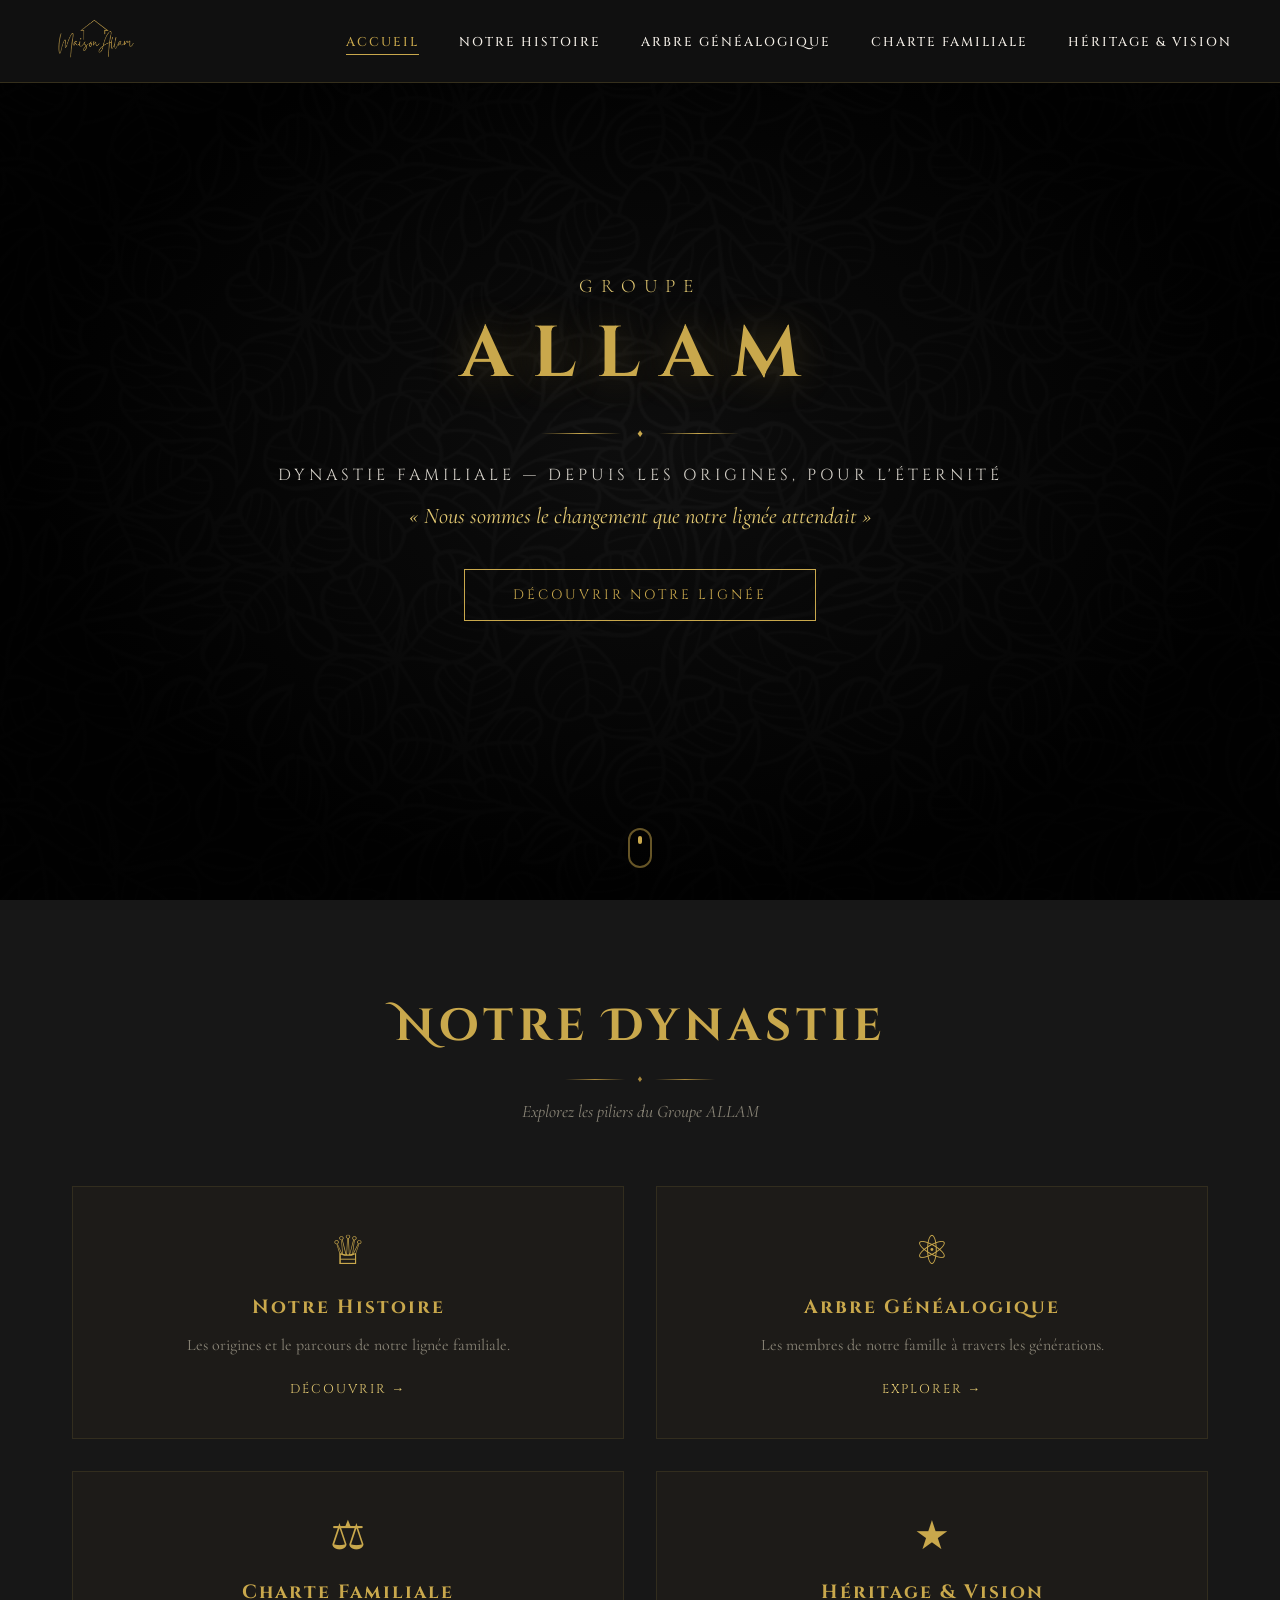
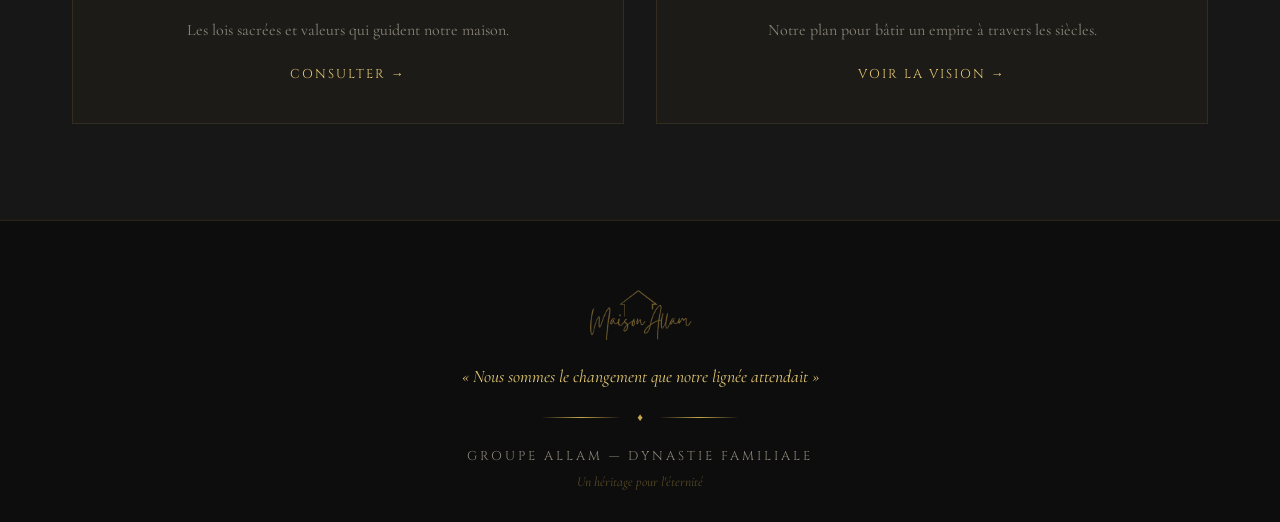
<file: index.html>
<!DOCTYPE html>
<html lang="fr">
<head>
    <meta charset="UTF-8">
    <meta name="robots" content="noindex, nofollow">
    <meta name="viewport" content="width=device-width, initial-scale=1.0">
    <title>Groupe Allam - Dynastie Familiale</title>
    <link rel="icon" type="image/png" href="favicon.png">
    <link href="https://fonts.googleapis.com/css2?family=Cormorant+Garamond:ital,wght@0,300;0,400;0,500;0,600;0,700;1,400;1,500&family=Cinzel:wght@400;500;600;700&family=Cinzel+Decorative:wght@400;700&display=swap" rel="stylesheet">
    <link rel="stylesheet" href="style.css">
</head>
<body>

    <!-- Navigation -->
    <nav class="nav" id="nav">
        <div class="nav-logo">
            <a href="index.html"><img src="maison_allam.png" alt="Groupe ALLAM"></a>
        </div>
        <button class="nav-toggle" id="navToggle" aria-label="Menu">
            <span></span><span></span><span></span>
        </button>
        <ul class="nav-links" id="navLinks">
            <li><a href="index.html" class="active">Accueil</a></li>
            <li><a href="histoire.html">Notre Histoire</a></li>
            <li><a href="arbre.html">Arbre Généalogique</a></li>
            <li><a href="charte.html">Charte Familiale</a></li>
            <li><a href="heritage.html">Héritage & Vision</a></li>
        </ul>
    </nav>

    <!-- Hero Section -->
    <section class="hero" id="accueil">
        <div class="hero-overlay"></div>
        <div class="hero-content">
            <h1 class="hero-title">
                <span class="hero-title-line">Groupe</span>
                <span class="hero-title-main">ALLAM</span>
            </h1>
            <div class="hero-divider">
                <span class="divider-line"></span>
                <span class="divider-diamond">&#9830;</span>
                <span class="divider-line"></span>
            </div>
            <p class="hero-subtitle">Dynastie Familiale — Depuis les Origines, Pour l'Éternité</p>
            <p class="hero-motto">&laquo; Nous sommes le changement que notre lignée attendait &raquo;</p>
            <a href="histoire.html" class="hero-btn">Découvrir Notre Lignée</a>
        </div>
        <div class="hero-scroll">
            <div class="scroll-indicator"></div>
        </div>
    </section>

    <!-- Aperçu des sections -->
    <section class="section section-apercu">
        <div class="container">
            <div class="section-header">
                <h2 class="section-title">Notre Dynastie</h2>
                <div class="title-ornament">
                    <span class="ornament-line"></span>
                    <span class="ornament-symbol">&#9830;</span>
                    <span class="ornament-line"></span>
                </div>
                <p class="section-subtitle">Explorez les piliers du Groupe ALLAM</p>
            </div>
            <div class="apercu-grid">
                <a href="histoire.html" class="apercu-card">
                    <div class="apercu-icon">&#9813;</div>
                    <h3>Notre Histoire</h3>
                    <p>Les origines et le parcours de notre lignée familiale.</p>
                    <span class="apercu-link">Découvrir &rarr;</span>
                </a>
                <a href="arbre.html" class="apercu-card">
                    <div class="apercu-icon">&#9883;</div>
                    <h3>Arbre Généalogique</h3>
                    <p>Les membres de notre famille à travers les générations.</p>
                    <span class="apercu-link">Explorer &rarr;</span>
                </a>
                <a href="charte.html" class="apercu-card">
                    <div class="apercu-icon">&#9878;</div>
                    <h3>Charte Familiale</h3>
                    <p>Les lois sacrées et valeurs qui guident notre maison.</p>
                    <span class="apercu-link">Consulter &rarr;</span>
                </a>
                <a href="heritage.html" class="apercu-card">
                    <div class="apercu-icon">&#9733;</div>
                    <h3>Héritage & Vision</h3>
                    <p>Notre plan pour bâtir un empire à travers les siècles.</p>
                    <span class="apercu-link">Voir la vision &rarr;</span>
                </a>
            </div>
        </div>
    </section>

    <!-- Footer -->
    <footer class="footer">
        <div class="container">
            <div class="footer-emblem">
                <img src="maison_allam.png" alt="Groupe ALLAM">
            </div>
            <p class="footer-motto">&laquo; Nous sommes le changement que notre lignée attendait &raquo;</p>
            <div class="footer-divider">
                <span class="divider-line"></span>
                <span class="divider-diamond">&#9830;</span>
                <span class="divider-line"></span>
            </div>
            <p class="footer-copy">Groupe ALLAM &mdash; Dynastie Familiale</p>
            <p class="footer-legacy">Un héritage pour l'éternité</p>
        </div>
    </footer>

    <script src="script.js"></script>
</body>
</html>
</file>
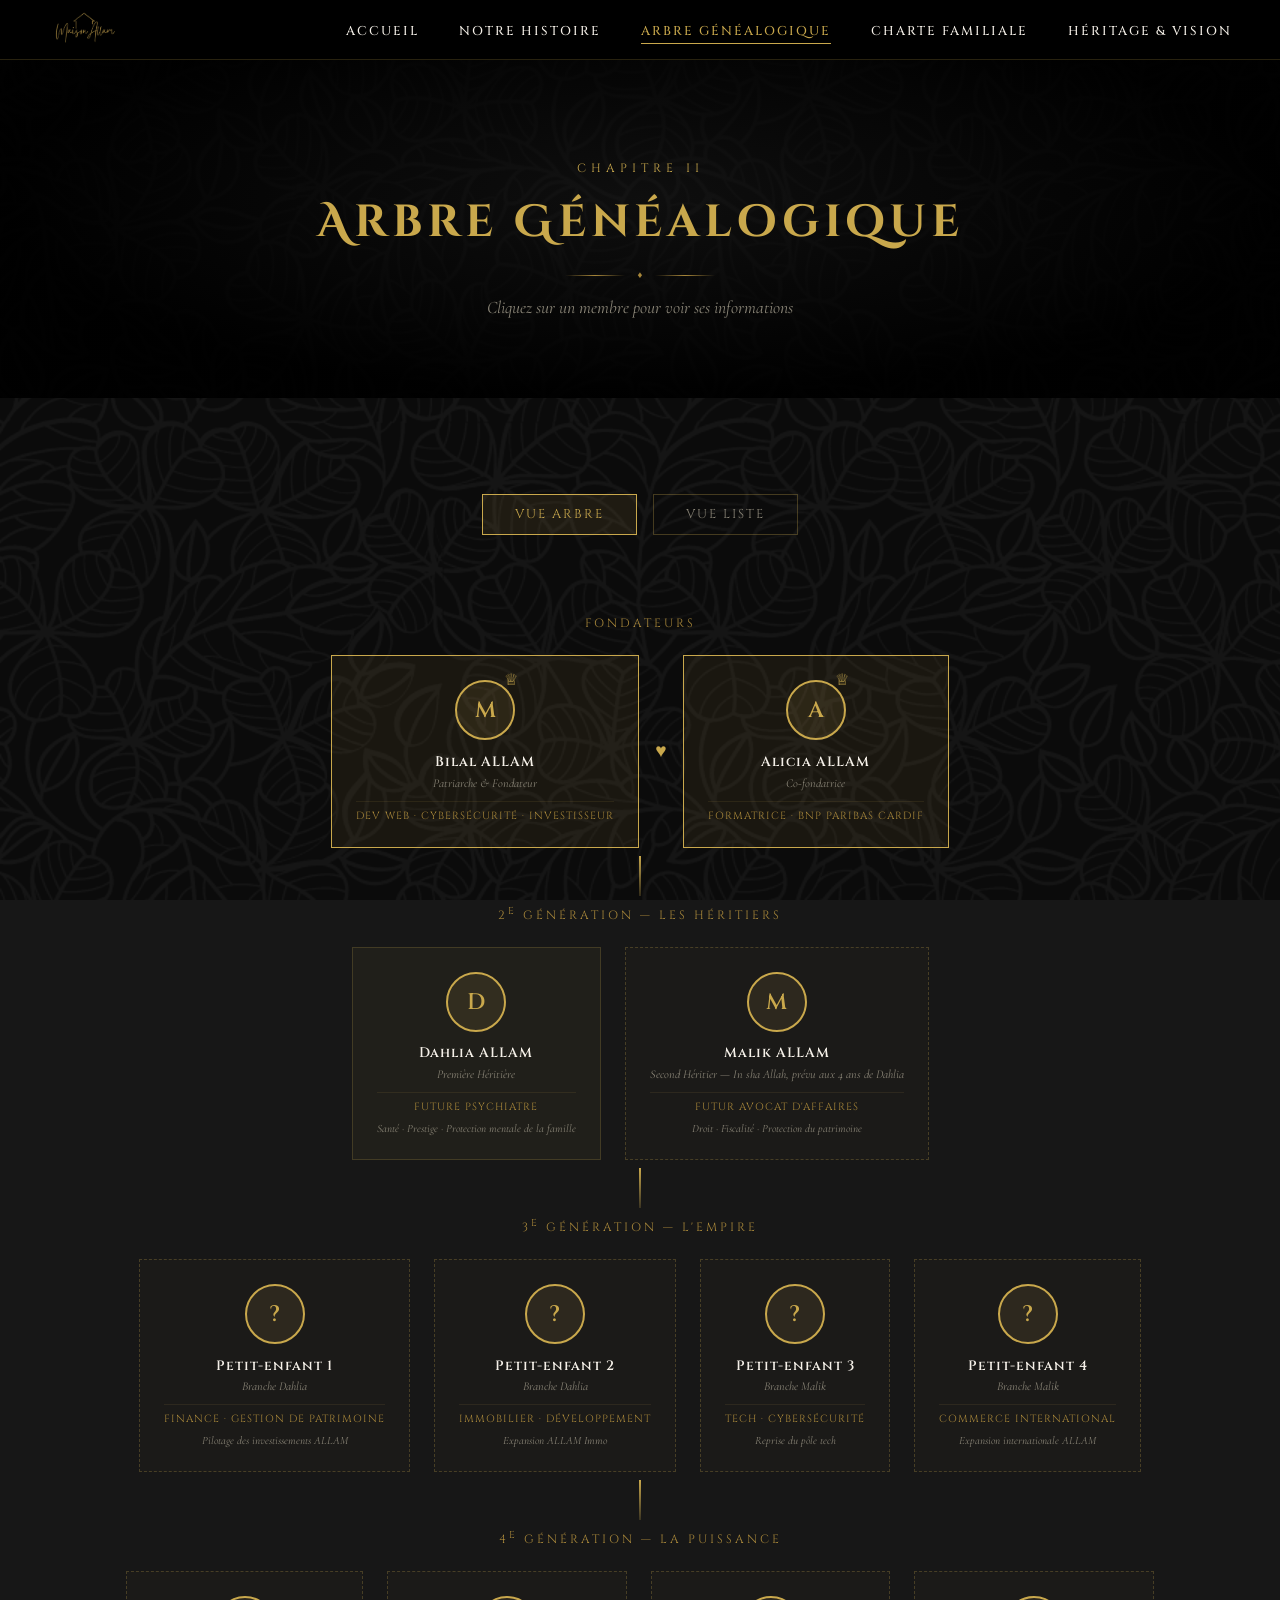
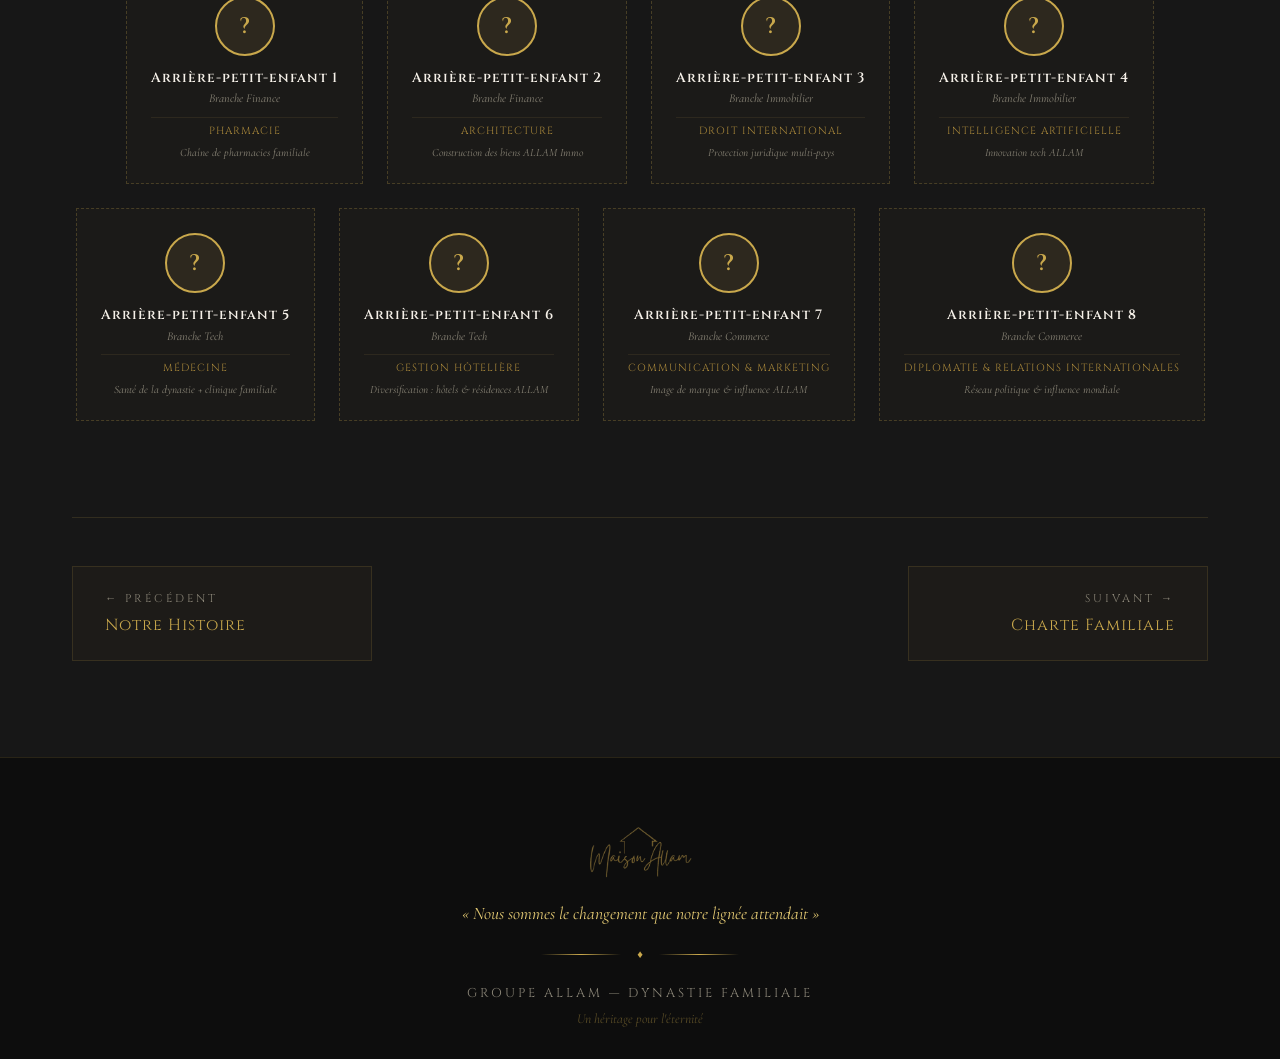
<file: arbre.html>
<!DOCTYPE html>
<html lang="fr">
<head>
    <meta charset="UTF-8">
    <meta name="robots" content="noindex, nofollow">
    <meta name="viewport" content="width=device-width, initial-scale=1.0">
    <title>Arbre Généalogique — Groupe ALLAM</title>
    <link rel="icon" type="image/png" href="favicon.png">
    <link href="https://fonts.googleapis.com/css2?family=Cormorant+Garamond:ital,wght@0,300;0,400;0,500;0,600;0,700;1,400;1,500&family=Cinzel:wght@400;500;600;700&family=Cinzel+Decorative:wght@400;700&display=swap" rel="stylesheet">
    <link rel="stylesheet" href="style.css">
</head>
<body>

    <!-- Navigation -->
    <nav class="nav scrolled" id="nav">
        <div class="nav-logo">
            <a href="index.html"><img src="maison_allam.png" alt="Groupe ALLAM"></a>
        </div>
        <button class="nav-toggle" id="navToggle" aria-label="Menu">
            <span></span><span></span><span></span>
        </button>
        <ul class="nav-links" id="navLinks">
            <li><a href="index.html">Accueil</a></li>
            <li><a href="histoire.html">Notre Histoire</a></li>
            <li><a href="arbre.html" class="active">Arbre Généalogique</a></li>
            <li><a href="charte.html">Charte Familiale</a></li>
            <li><a href="heritage.html">Héritage & Vision</a></li>
        </ul>
    </nav>

    <!-- Page Header -->
    <section class="page-hero">
        <div class="page-hero-overlay"></div>
        <div class="page-hero-content">
            <span class="section-label">Chapitre II</span>
            <h1 class="section-title">Arbre Généalogique</h1>
            <div class="title-ornament">
                <span class="ornament-line"></span>
                <span class="ornament-symbol">&#9830;</span>
                <span class="ornament-line"></span>
            </div>
            <p class="section-subtitle">Cliquez sur un membre pour voir ses informations</p>
        </div>
    </section>

    <!-- Contenu Arbre -->
    <section class="section section-arbre">
        <div class="container">
            <div class="tree-controls">
                <button class="tree-btn active" data-view="tree">Vue Arbre</button>
                <button class="tree-btn" data-view="list">Vue Liste</button>
            </div>
            <div class="tree-container" id="treeContainer">
                <div class="tree" id="familyTree">
                    <!-- Génération 1 — Fondateurs -->
                    <div class="tree-generation" data-gen="1">
                        <div class="gen-label">Fondateurs</div>
                        <div class="tree-row">
                            <div class="tree-couple">
                                <div class="tree-member founder" data-id="1">
                                    <div class="member-avatar">
                                        <span class="avatar-initials">M</span>
                                        <span class="member-crown">&#9813;</span>
                                    </div>
                                    <div class="member-info">
                                        <span class="member-name">Bilal ALLAM</span>
                                        <span class="member-role">Patriarche & Fondateur</span>
                                        <span class="member-metier">Dev Web · Cybersécurité · Investisseur</span>
                                    </div>
                                </div>
                                <div class="couple-link">&#9829;</div>
                                <div class="tree-member founder" data-id="2">
                                    <div class="member-avatar">
                                        <span class="avatar-initials">A</span>
                                        <span class="member-crown">&#9813;</span>
                                    </div>
                                    <div class="member-info">
                                        <span class="member-name">Alicia ALLAM</span>
                                        <span class="member-role">Co-fondatrice</span>
                                        <span class="member-metier">Formatrice · BNP Paribas Cardif</span>
                                    </div>
                                </div>
                            </div>
                        </div>
                    </div>
                    <!-- Ligne de connexion -->
                    <div class="tree-connector">
                        <div class="connector-line"></div>
                    </div>
                    <!-- Génération 2 — Les Héritiers -->
                    <div class="tree-generation" data-gen="2">
                        <div class="gen-label">2<sup>e</sup> Génération — Les Héritiers</div>
                        <div class="tree-row">
                            <div class="tree-member" data-id="3">
                                <div class="member-avatar">
                                    <span class="avatar-initials">D</span>
                                </div>
                                <div class="member-info">
                                    <span class="member-name">Dahlia ALLAM</span>
                                    <span class="member-role">Première Héritière</span>
                                    <span class="member-metier">Future Psychiatre</span>
                                    <span class="member-mission">Santé · Prestige · Protection mentale de la famille</span>
                                </div>
                            </div>
                            <div class="tree-member future-member" data-id="4">
                                <div class="member-avatar">
                                    <span class="avatar-initials">M</span>
                                </div>
                                <div class="member-info">
                                    <span class="member-name">Malik ALLAM</span>
                                    <span class="member-role">Second Héritier — In sha Allah, prévu aux 4 ans de Dahlia</span>
                                    <span class="member-metier">Futur Avocat d'Affaires</span>
                                    <span class="member-mission">Droit · Fiscalité · Protection du patrimoine</span>
                                </div>
                            </div>
                        </div>
                    </div>
                    <!-- Ligne de connexion -->
                    <div class="tree-connector">
                        <div class="connector-line"></div>
                    </div>
                    <!-- Génération 3 — L'Empire -->
                    <div class="tree-generation" data-gen="3">
                        <div class="gen-label">3<sup>e</sup> Génération — L'Empire</div>
                        <div class="tree-row">
                            <div class="tree-member future-member" data-id="5">
                                <div class="member-avatar">
                                    <span class="avatar-initials">?</span>
                                </div>
                                <div class="member-info">
                                    <span class="member-name">Petit-enfant 1</span>
                                    <span class="member-role">Branche Dahlia</span>
                                    <span class="member-metier">Finance · Gestion de patrimoine</span>
                                    <span class="member-mission">Pilotage des investissements ALLAM</span>
                                </div>
                            </div>
                            <div class="tree-member future-member" data-id="6">
                                <div class="member-avatar">
                                    <span class="avatar-initials">?</span>
                                </div>
                                <div class="member-info">
                                    <span class="member-name">Petit-enfant 2</span>
                                    <span class="member-role">Branche Dahlia</span>
                                    <span class="member-metier">Immobilier · Développement</span>
                                    <span class="member-mission">Expansion ALLAM Immo</span>
                                </div>
                            </div>
                            <div class="tree-member future-member" data-id="7">
                                <div class="member-avatar">
                                    <span class="avatar-initials">?</span>
                                </div>
                                <div class="member-info">
                                    <span class="member-name">Petit-enfant 3</span>
                                    <span class="member-role">Branche Malik</span>
                                    <span class="member-metier">Tech · Cybersécurité</span>
                                    <span class="member-mission">Reprise du pôle tech</span>
                                </div>
                            </div>
                            <div class="tree-member future-member" data-id="8">
                                <div class="member-avatar">
                                    <span class="avatar-initials">?</span>
                                </div>
                                <div class="member-info">
                                    <span class="member-name">Petit-enfant 4</span>
                                    <span class="member-role">Branche Malik</span>
                                    <span class="member-metier">Commerce international</span>
                                    <span class="member-mission">Expansion internationale ALLAM</span>
                                </div>
                            </div>
                        </div>
                    </div>
                    <!-- Ligne de connexion -->
                    <div class="tree-connector">
                        <div class="connector-line"></div>
                    </div>
                    <!-- Génération 4 — La Puissance -->
                    <div class="tree-generation" data-gen="4">
                        <div class="gen-label">4<sup>e</sup> Génération — La Puissance</div>
                        <div class="tree-row">
                            <div class="tree-member future-member" data-id="9">
                                <div class="member-avatar">
                                    <span class="avatar-initials">?</span>
                                </div>
                                <div class="member-info">
                                    <span class="member-name">Arrière-petit-enfant 1</span>
                                    <span class="member-role">Branche Finance</span>
                                    <span class="member-metier">Pharmacie</span>
                                    <span class="member-mission">Chaîne de pharmacies familiale</span>
                                </div>
                            </div>
                            <div class="tree-member future-member" data-id="10">
                                <div class="member-avatar">
                                    <span class="avatar-initials">?</span>
                                </div>
                                <div class="member-info">
                                    <span class="member-name">Arrière-petit-enfant 2</span>
                                    <span class="member-role">Branche Finance</span>
                                    <span class="member-metier">Architecture</span>
                                    <span class="member-mission">Construction des biens ALLAM Immo</span>
                                </div>
                            </div>
                            <div class="tree-member future-member" data-id="11">
                                <div class="member-avatar">
                                    <span class="avatar-initials">?</span>
                                </div>
                                <div class="member-info">
                                    <span class="member-name">Arrière-petit-enfant 3</span>
                                    <span class="member-role">Branche Immobilier</span>
                                    <span class="member-metier">Droit international</span>
                                    <span class="member-mission">Protection juridique multi-pays</span>
                                </div>
                            </div>
                            <div class="tree-member future-member" data-id="12">
                                <div class="member-avatar">
                                    <span class="avatar-initials">?</span>
                                </div>
                                <div class="member-info">
                                    <span class="member-name">Arrière-petit-enfant 4</span>
                                    <span class="member-role">Branche Immobilier</span>
                                    <span class="member-metier">Intelligence Artificielle</span>
                                    <span class="member-mission">Innovation tech ALLAM</span>
                                </div>
                            </div>
                            <div class="tree-member future-member" data-id="13">
                                <div class="member-avatar">
                                    <span class="avatar-initials">?</span>
                                </div>
                                <div class="member-info">
                                    <span class="member-name">Arrière-petit-enfant 5</span>
                                    <span class="member-role">Branche Tech</span>
                                    <span class="member-metier">Médecine</span>
                                    <span class="member-mission">Santé de la dynastie + clinique familiale</span>
                                </div>
                            </div>
                            <div class="tree-member future-member" data-id="14">
                                <div class="member-avatar">
                                    <span class="avatar-initials">?</span>
                                </div>
                                <div class="member-info">
                                    <span class="member-name">Arrière-petit-enfant 6</span>
                                    <span class="member-role">Branche Tech</span>
                                    <span class="member-metier">Gestion hôtelière</span>
                                    <span class="member-mission">Diversification : hôtels & résidences ALLAM</span>
                                </div>
                            </div>
                            <div class="tree-member future-member" data-id="15">
                                <div class="member-avatar">
                                    <span class="avatar-initials">?</span>
                                </div>
                                <div class="member-info">
                                    <span class="member-name">Arrière-petit-enfant 7</span>
                                    <span class="member-role">Branche Commerce</span>
                                    <span class="member-metier">Communication & Marketing</span>
                                    <span class="member-mission">Image de marque & influence ALLAM</span>
                                </div>
                            </div>
                            <div class="tree-member future-member" data-id="16">
                                <div class="member-avatar">
                                    <span class="avatar-initials">?</span>
                                </div>
                                <div class="member-info">
                                    <span class="member-name">Arrière-petit-enfant 8</span>
                                    <span class="member-role">Branche Commerce</span>
                                    <span class="member-metier">Diplomatie & Relations internationales</span>
                                    <span class="member-mission">Réseau politique & influence mondiale</span>
                                </div>
                            </div>
                        </div>
                    </div>
                </div>
            </div>

            <!-- Member Detail Modal -->
            <div class="member-modal" id="memberModal">
                <div class="modal-content">
                    <button class="modal-close" id="modalClose">&times;</button>
                    <div class="modal-avatar">
                        <span class="modal-initials" id="modalInitials">P</span>
                    </div>
                    <h3 class="modal-name" id="modalName">Nom du Membre</h3>
                    <span class="modal-role" id="modalRole">Rôle</span>
                    <div class="modal-details">
                        <p class="modal-quote">&laquo; Chaque membre est un pilier de notre dynastie &raquo;</p>
                    </div>
                </div>
            </div>

            <!-- Navigation vers page suivante -->
            <div class="page-nav">
                <a href="histoire.html" class="page-nav-link prev">
                    <span class="page-nav-label">&larr; Précédent</span>
                    <span class="page-nav-title">Notre Histoire</span>
                </a>
                <a href="charte.html" class="page-nav-link next">
                    <span class="page-nav-label">Suivant &rarr;</span>
                    <span class="page-nav-title">Charte Familiale</span>
                </a>
            </div>
        </div>
    </section>

    <!-- Footer -->
    <footer class="footer">
        <div class="container">
            <div class="footer-emblem">
                <img src="maison_allam.png" alt="Groupe ALLAM">
            </div>
            <p class="footer-motto">&laquo; Nous sommes le changement que notre lignée attendait &raquo;</p>
            <div class="footer-divider">
                <span class="divider-line"></span>
                <span class="divider-diamond">&#9830;</span>
                <span class="divider-line"></span>
            </div>
            <p class="footer-copy">Groupe ALLAM &mdash; Dynastie Familiale</p>
            <p class="footer-legacy">Un héritage pour l'éternité</p>
        </div>
    </footer>

    <script src="script.js"></script>
</body>
</html>
</file>
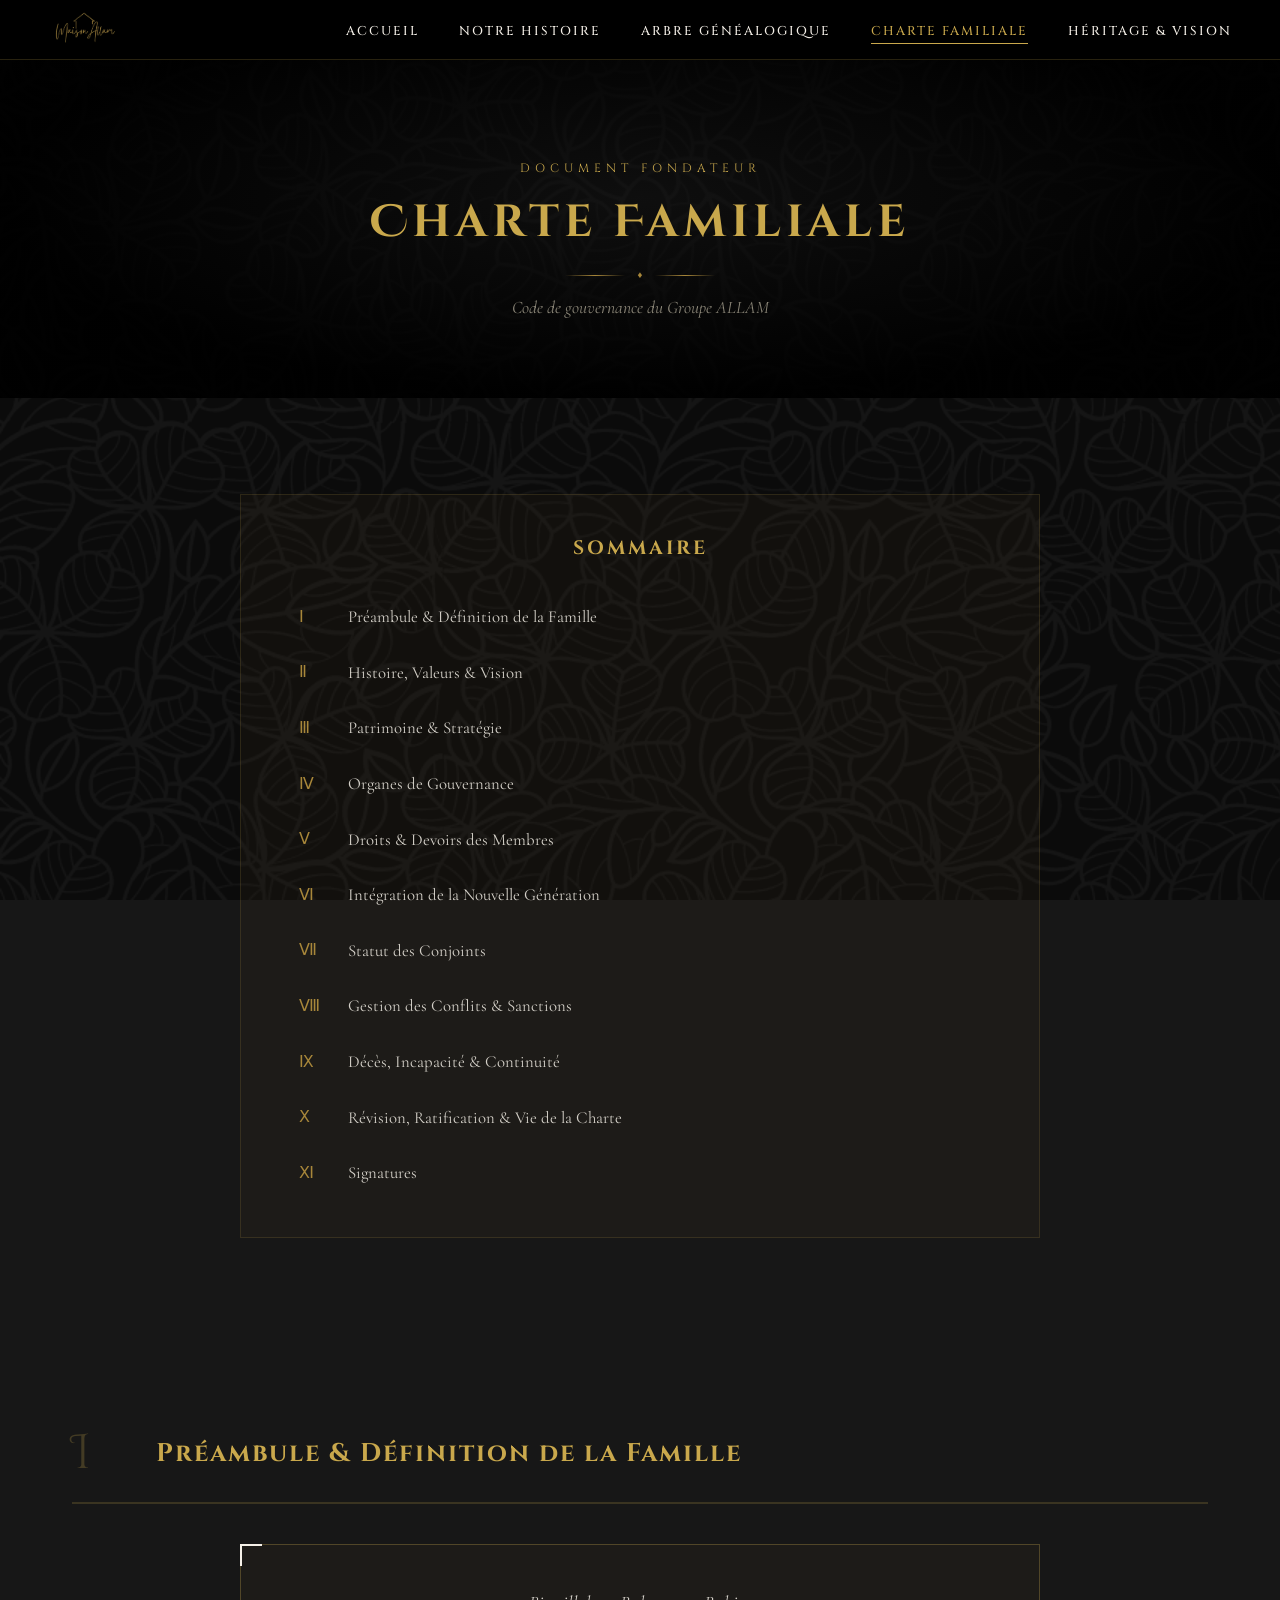
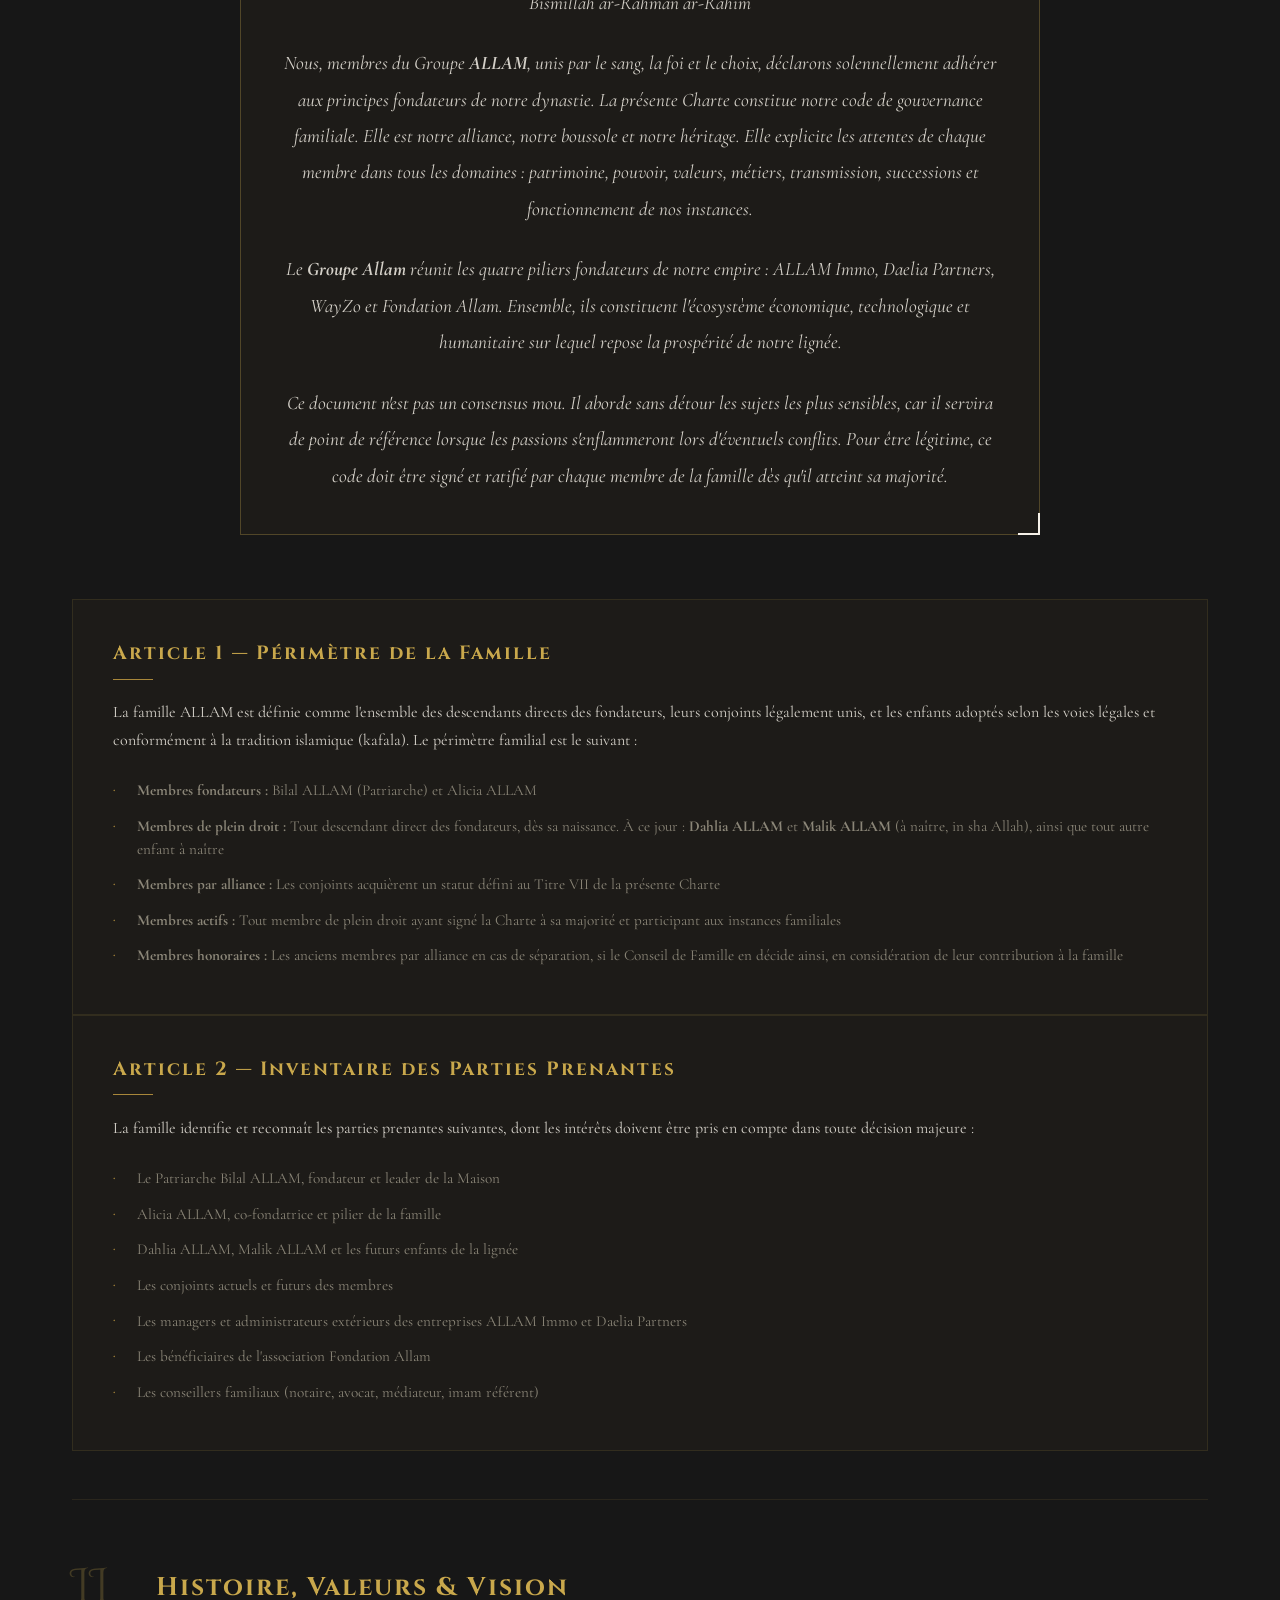
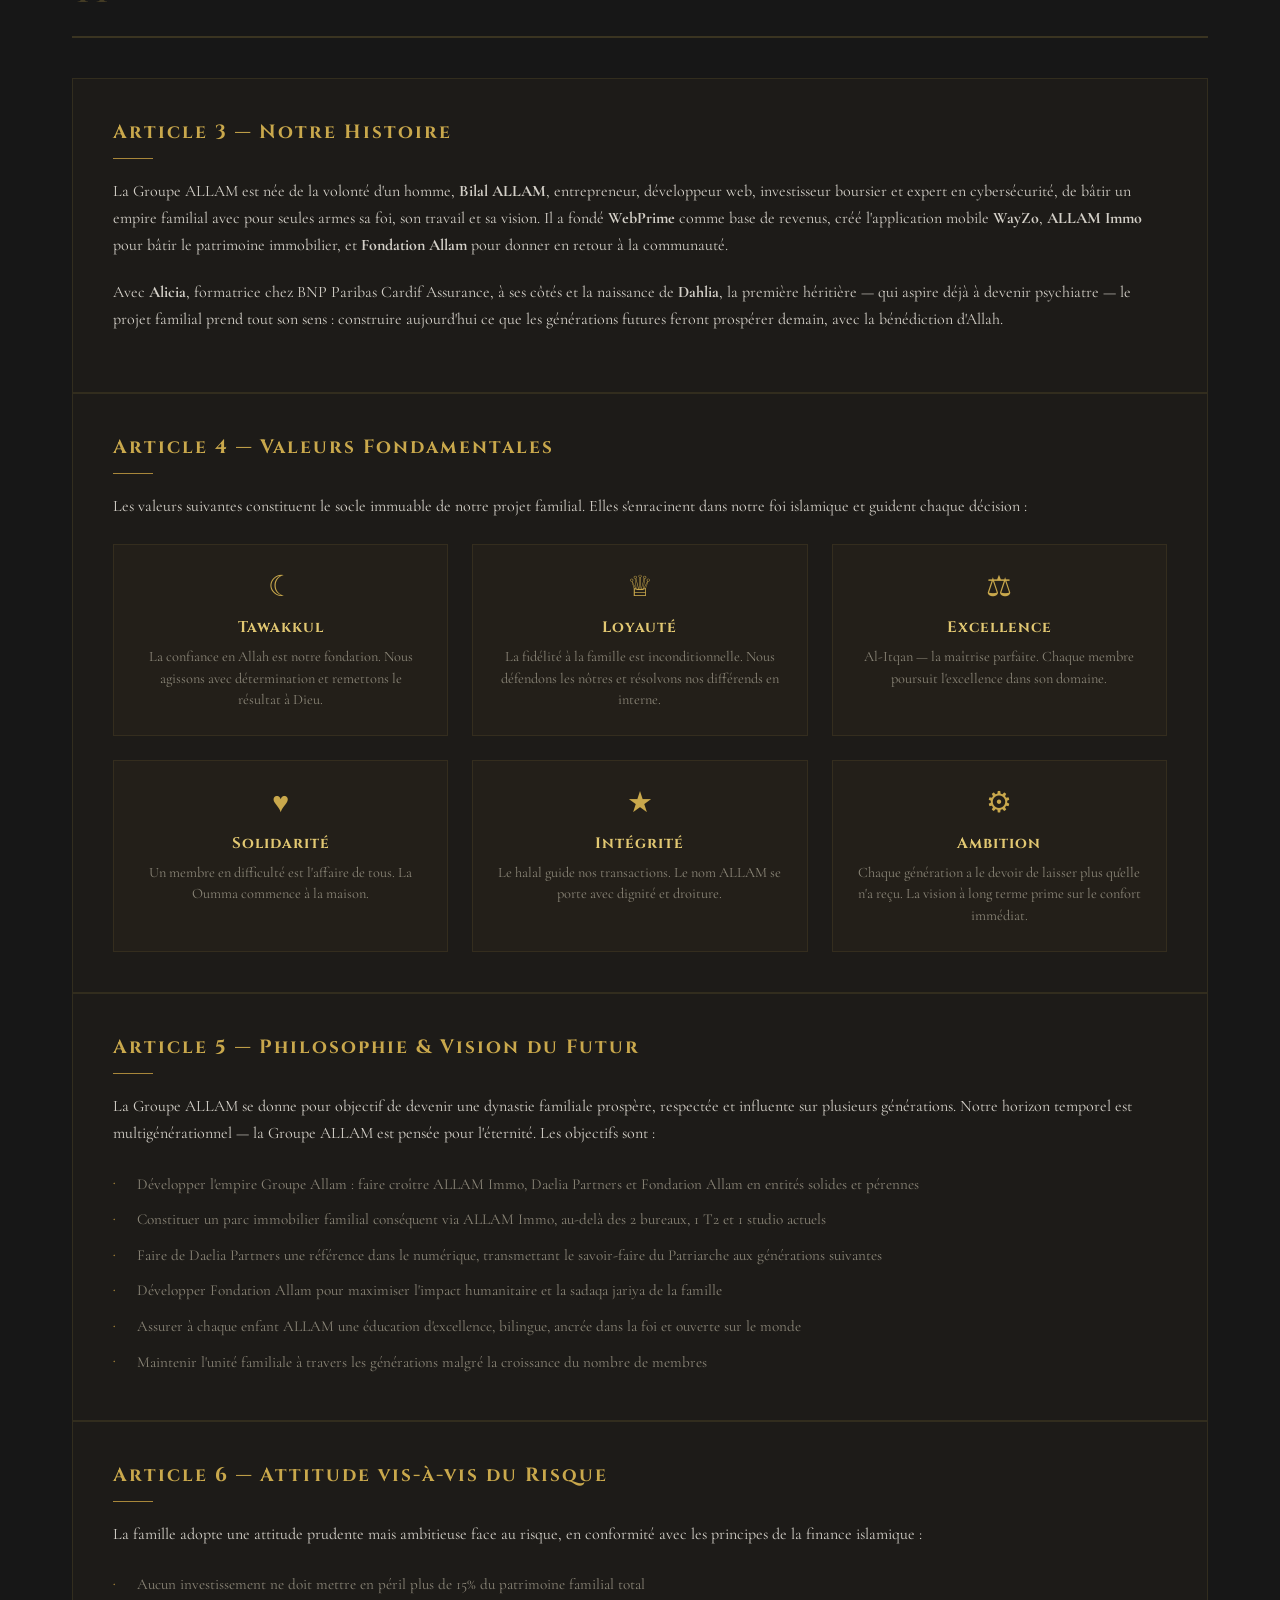
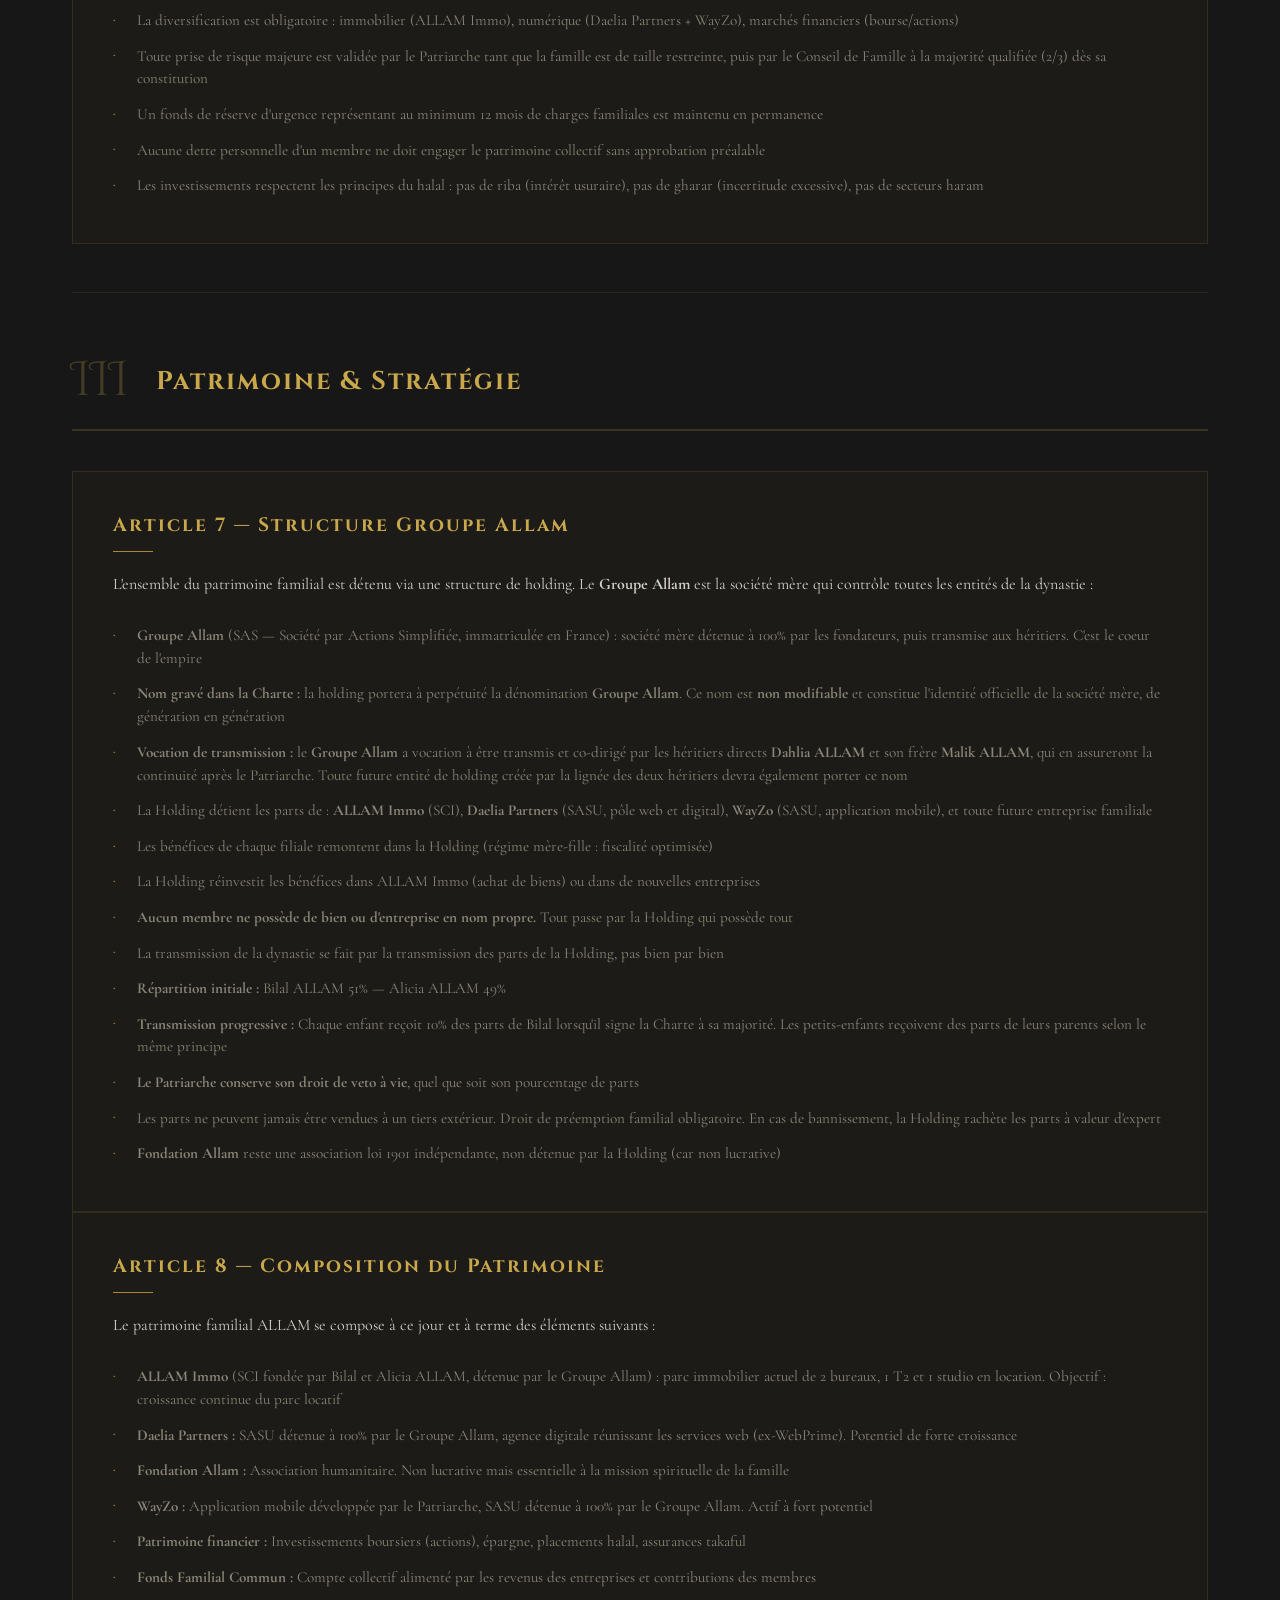
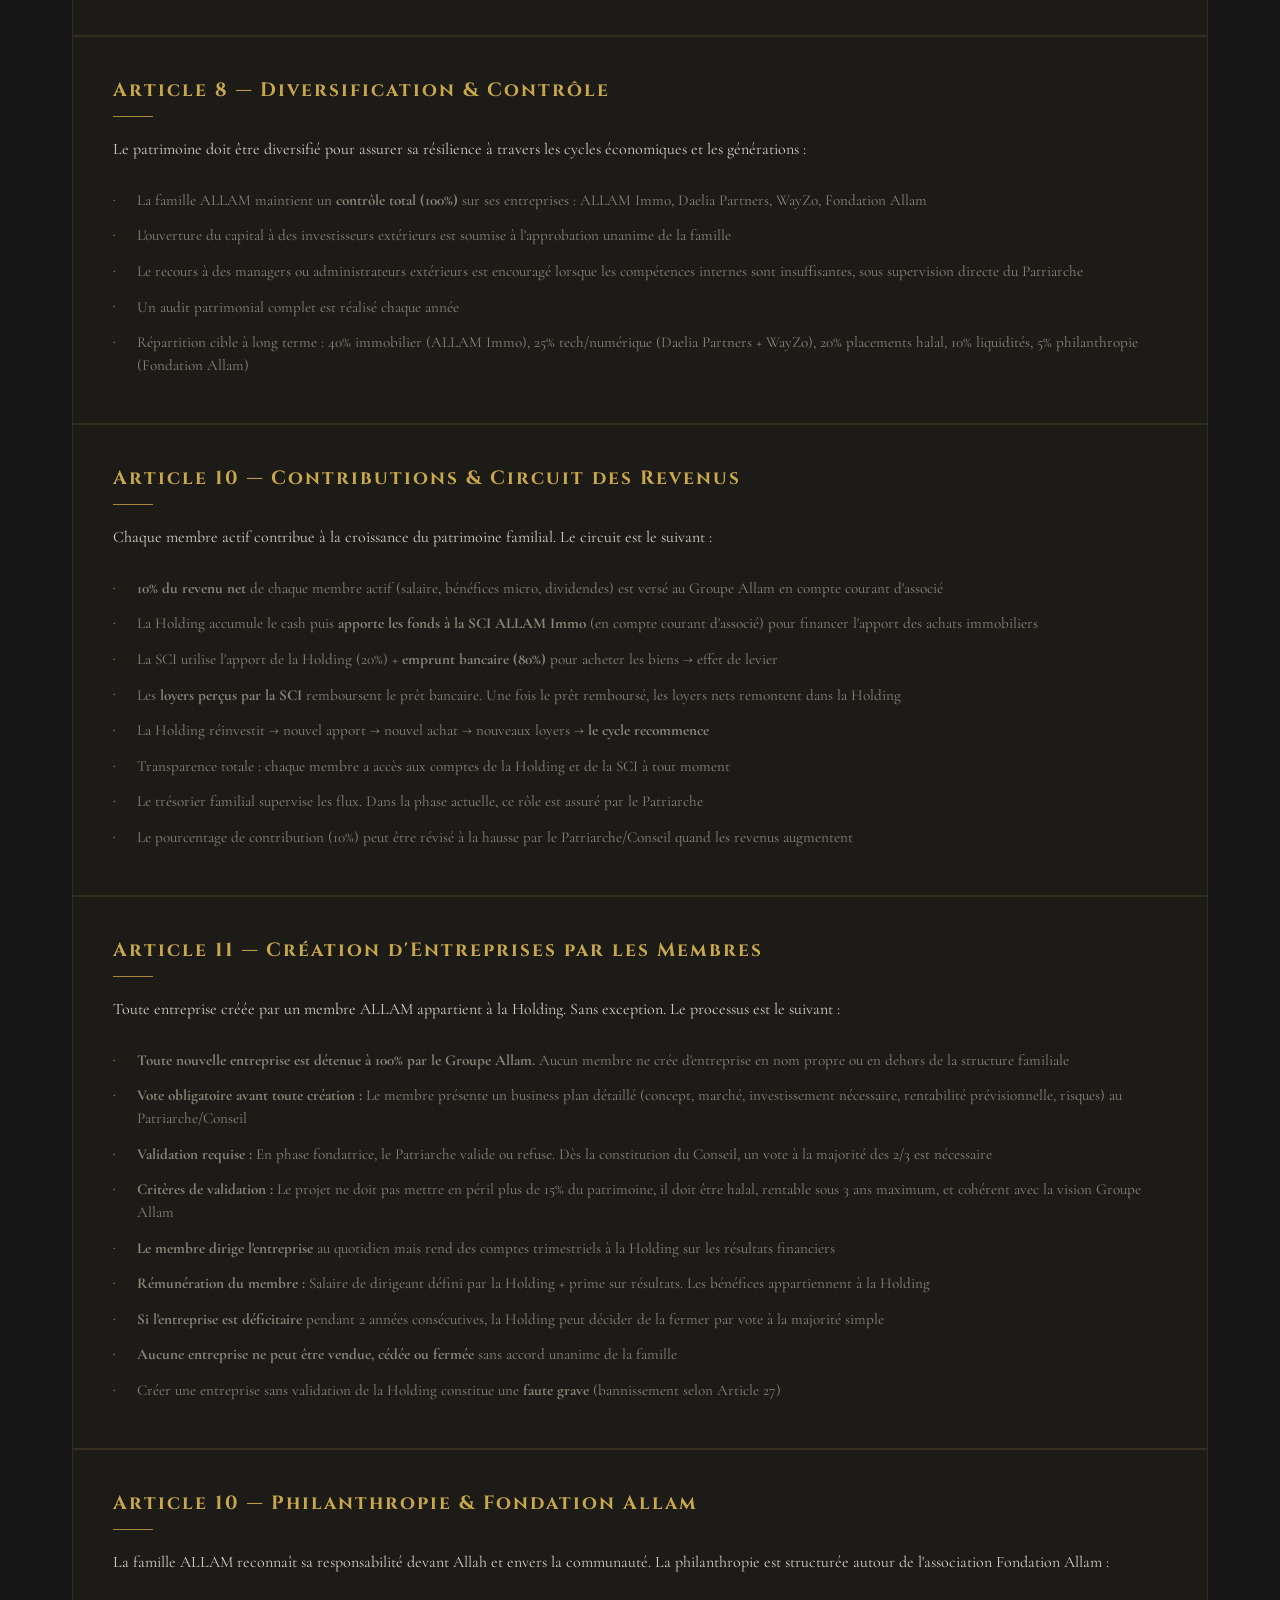
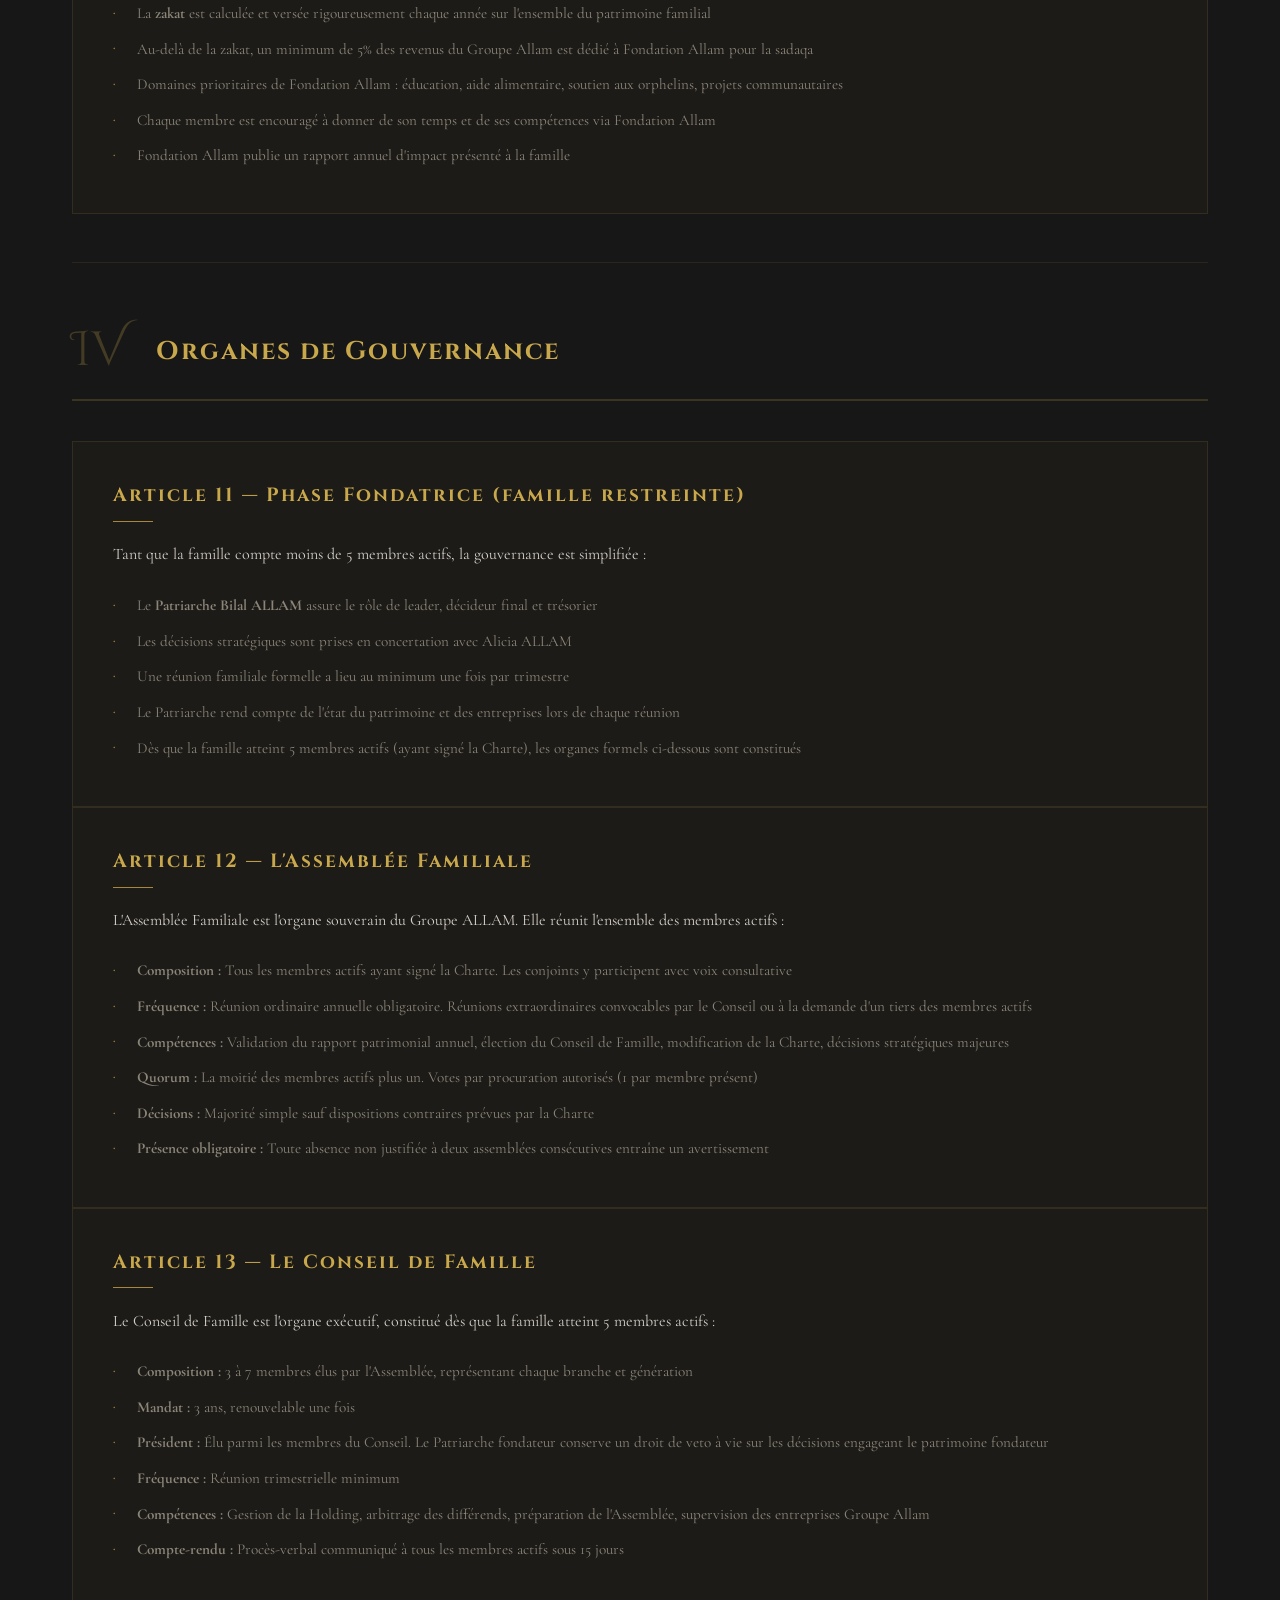
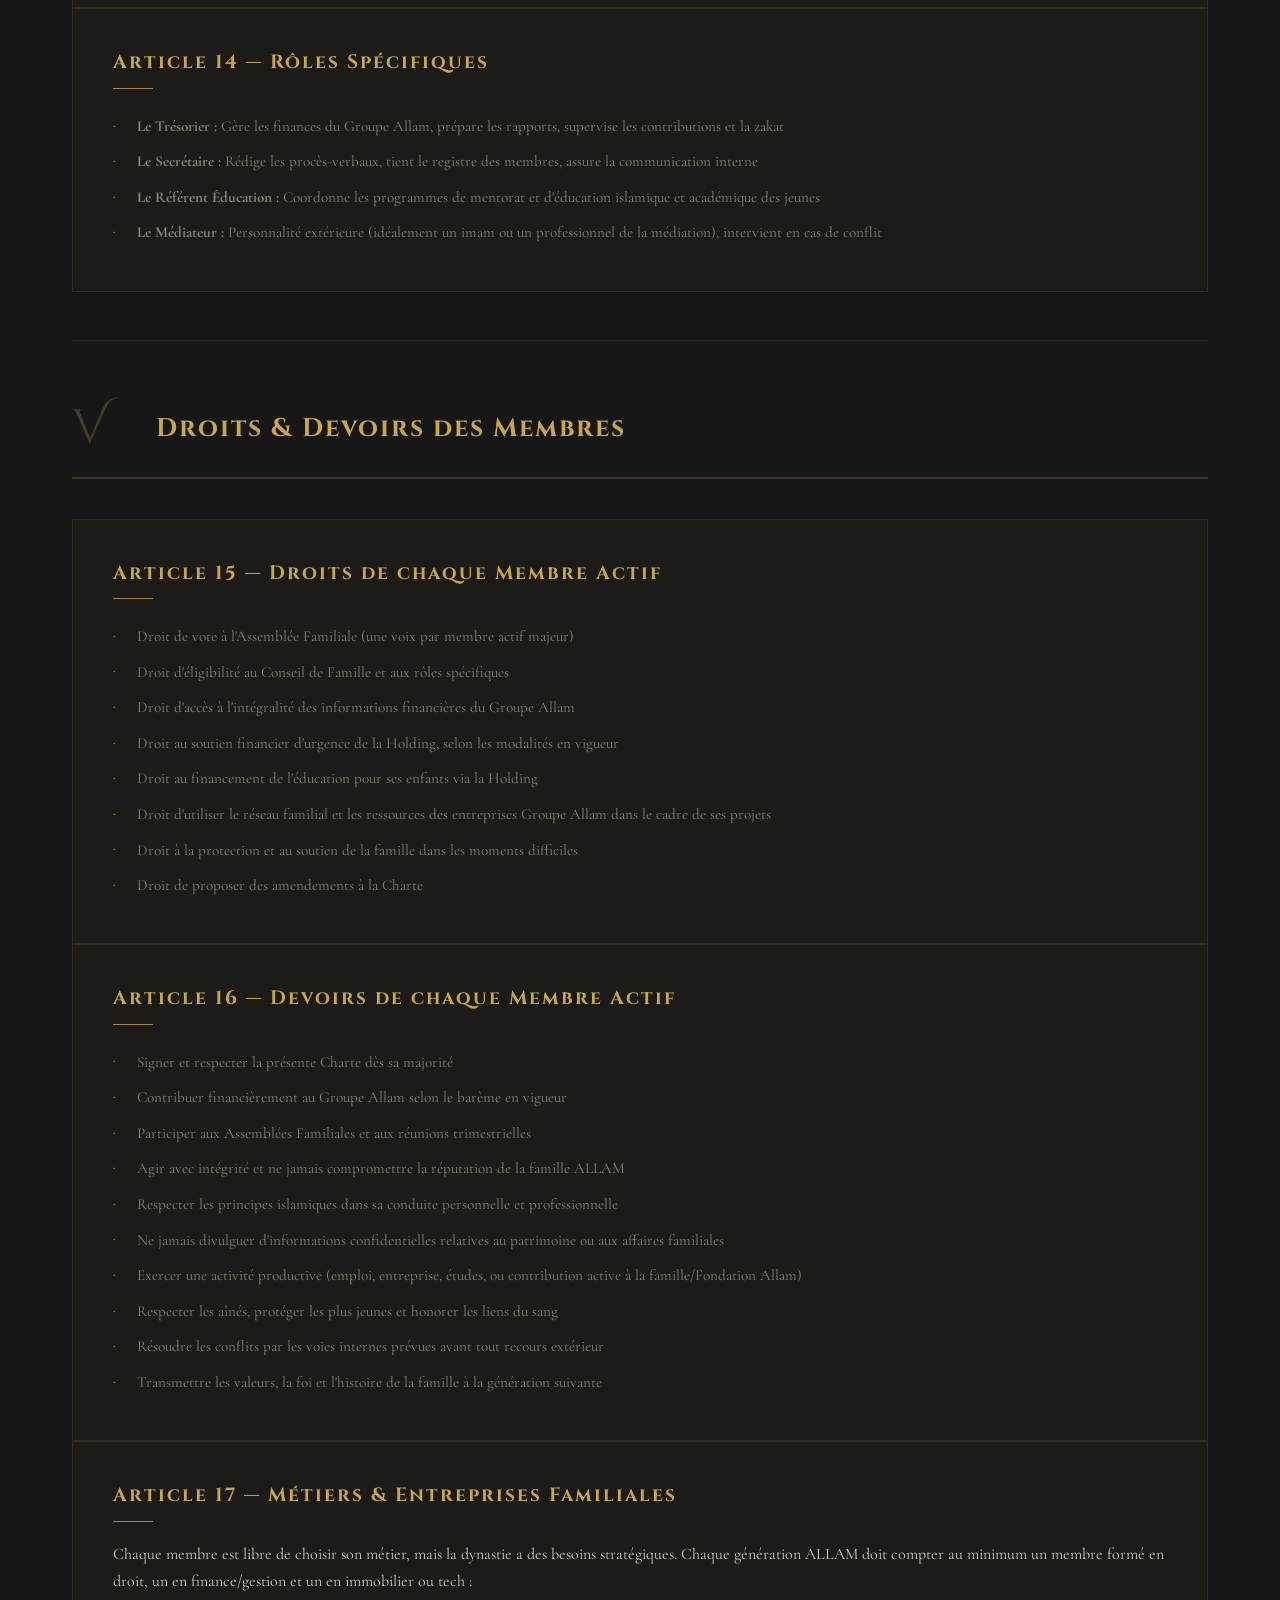
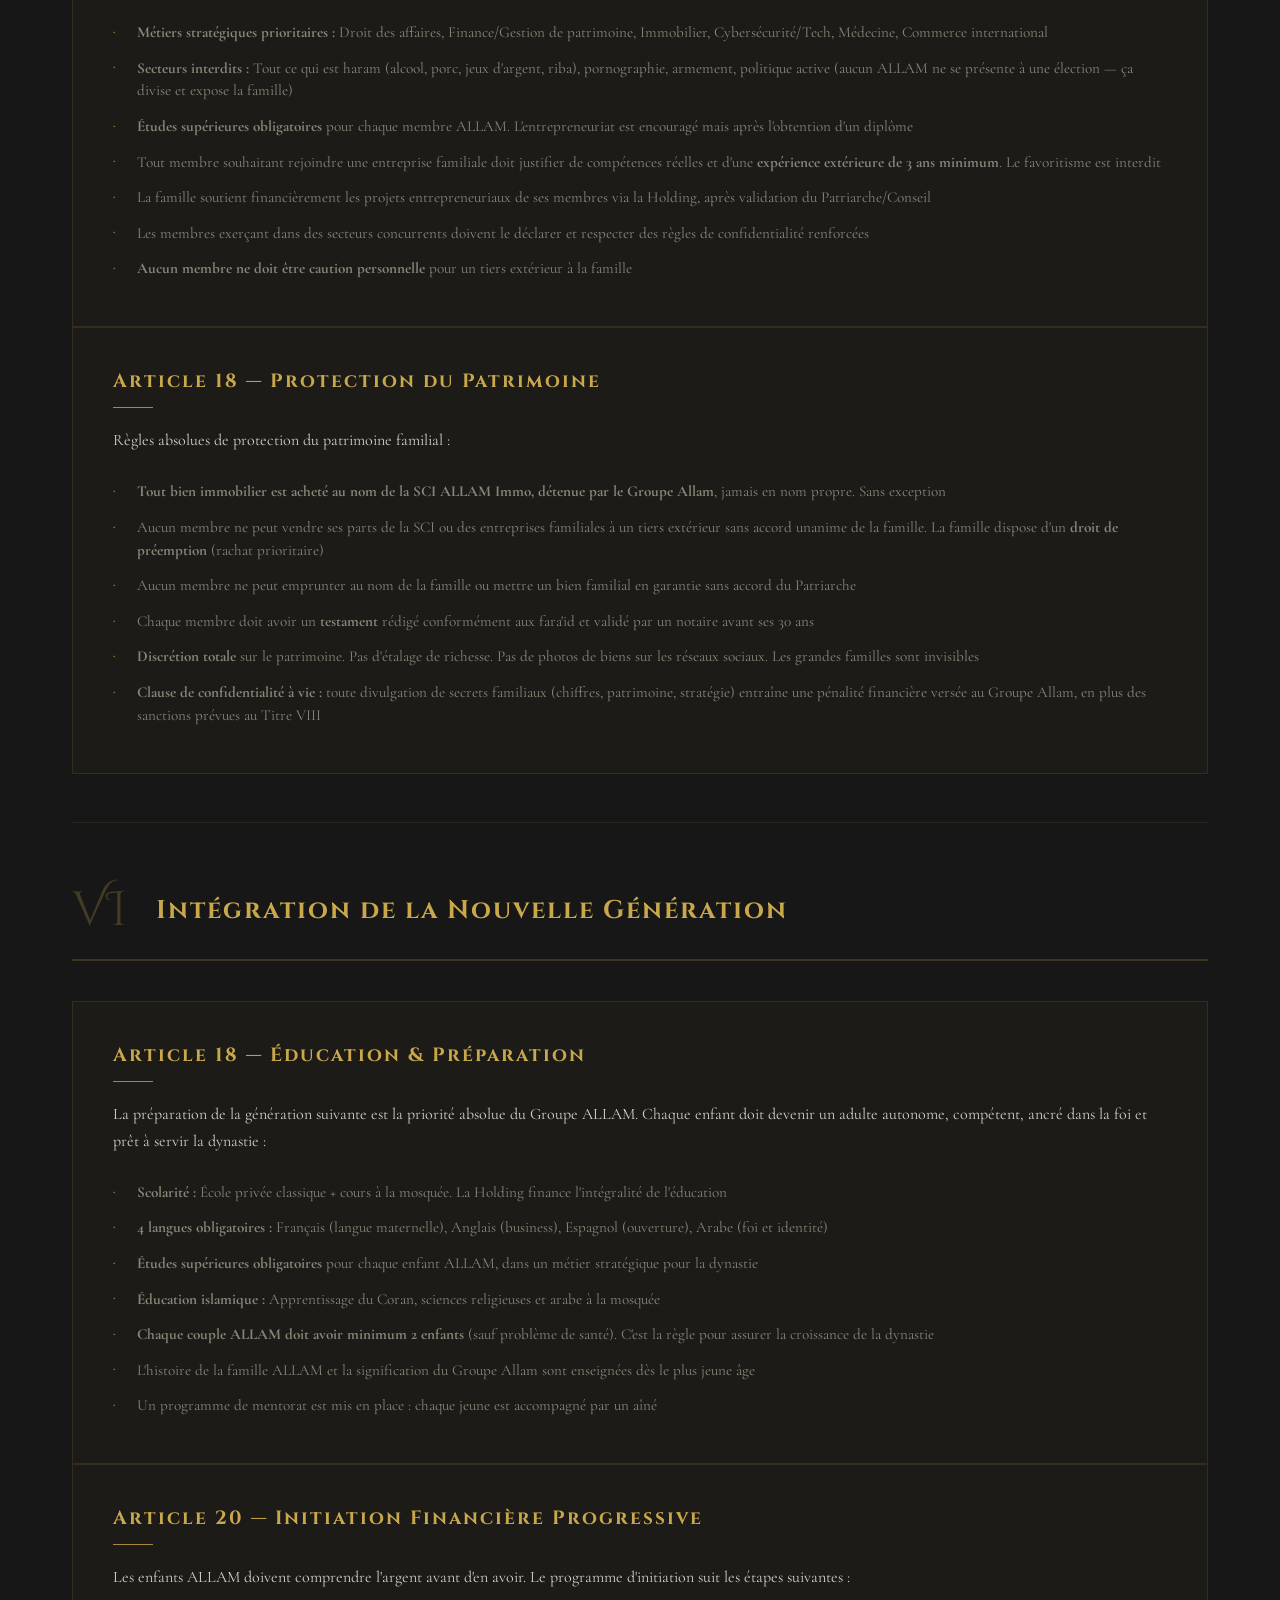
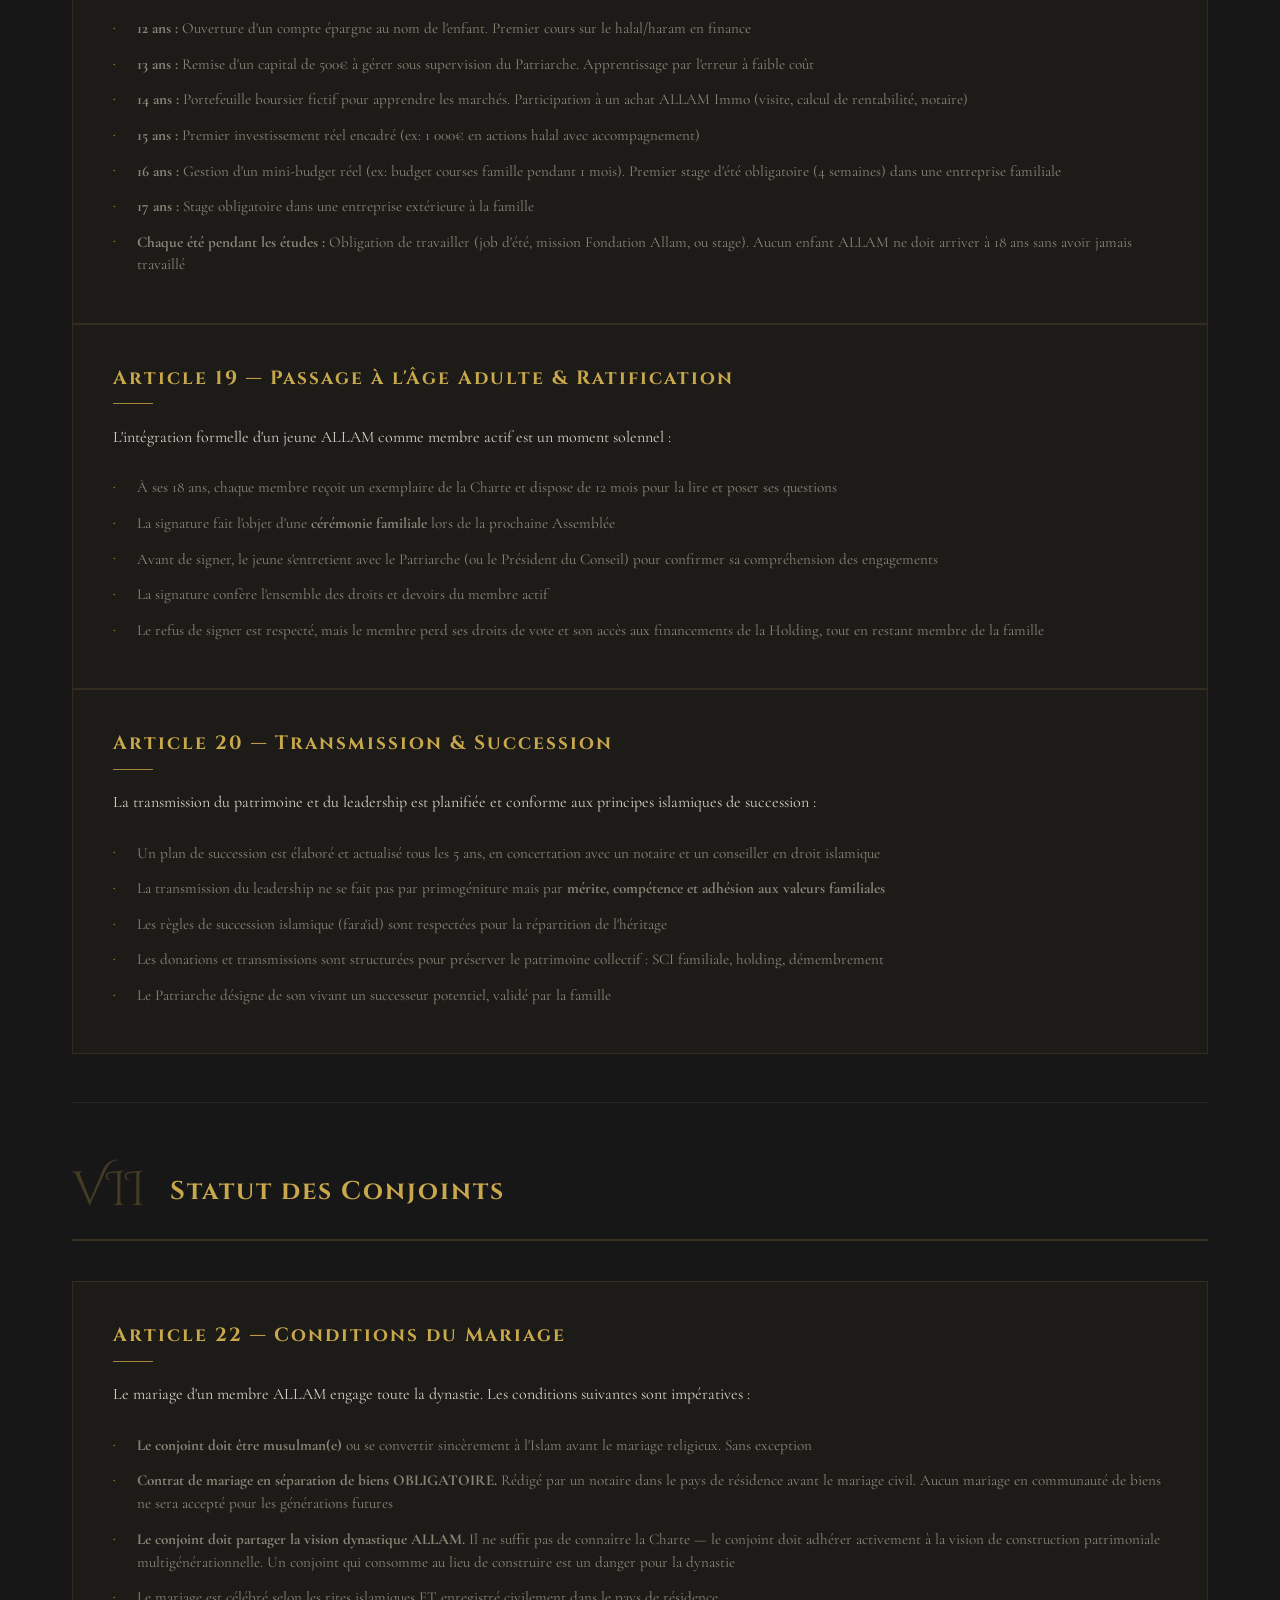
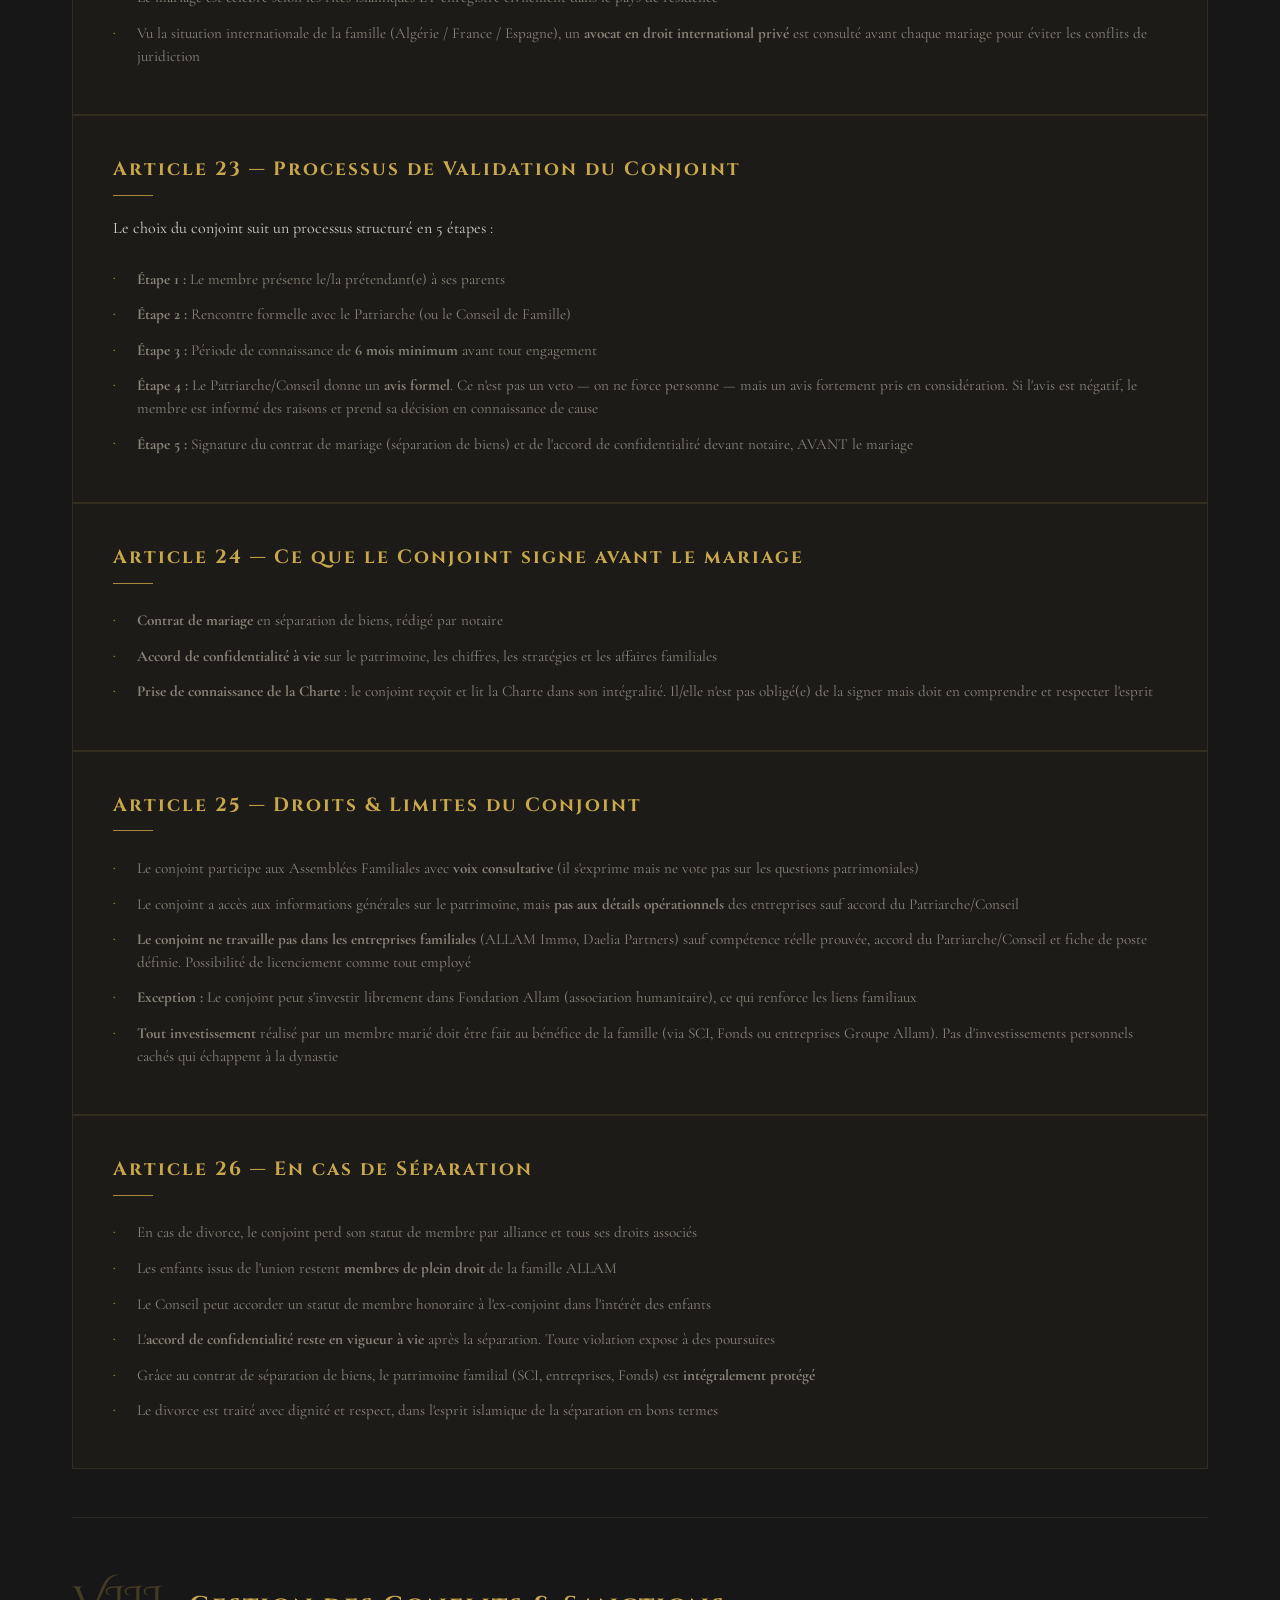
<file: charte.html>
<!DOCTYPE html>
<html lang="fr">
<head>
    <meta charset="UTF-8">
    <meta name="robots" content="noindex, nofollow">
    <meta name="viewport" content="width=device-width, initial-scale=1.0">
    <title>Charte Familiale — Groupe ALLAM</title>
    <link rel="icon" type="image/png" href="favicon.png">
    <link href="https://fonts.googleapis.com/css2?family=Cormorant+Garamond:ital,wght@0,300;0,400;0,500;0,600;0,700;1,400;1,500&family=Cinzel:wght@400;500;600;700&family=Cinzel+Decorative:wght@400;700&display=swap" rel="stylesheet">
    <link rel="stylesheet" href="style.css">
</head>
<body>

    <!-- Navigation -->
    <nav class="nav scrolled" id="nav">
        <div class="nav-logo">
            <a href="index.html"><img src="maison_allam.png" alt="Groupe ALLAM"></a>
        </div>
        <button class="nav-toggle" id="navToggle" aria-label="Menu">
            <span></span><span></span><span></span>
        </button>
        <ul class="nav-links" id="navLinks">
            <li><a href="index.html">Accueil</a></li>
            <li><a href="histoire.html">Notre Histoire</a></li>
            <li><a href="arbre.html">Arbre Généalogique</a></li>
            <li><a href="charte.html" class="active">Charte Familiale</a></li>
            <li><a href="heritage.html">Héritage & Vision</a></li>
        </ul>
    </nav>

    <!-- Page Header -->
    <section class="page-hero">
        <div class="page-hero-overlay"></div>
        <div class="page-hero-content">
            <span class="section-label">Document Fondateur</span>
            <h1 class="section-title">Charte Familiale</h1>
            <div class="title-ornament">
                <span class="ornament-line"></span>
                <span class="ornament-symbol">&#9830;</span>
                <span class="ornament-line"></span>
            </div>
            <p class="section-subtitle">Code de gouvernance du Groupe ALLAM</p>
        </div>
    </section>

    <!-- Sommaire -->
    <section class="section charte-sommaire-section">
        <div class="container">
            <div class="charte-sommaire">
                <h2 class="sommaire-title">Sommaire</h2>
                <div class="sommaire-grid">
                    <a href="#preambule" class="sommaire-item">
                        <span class="sommaire-num">&#8544;</span>
                        <span class="sommaire-text">Préambule & Définition de la Famille</span>
                    </a>
                    <a href="#valeurs" class="sommaire-item">
                        <span class="sommaire-num">&#8545;</span>
                        <span class="sommaire-text">Histoire, Valeurs & Vision</span>
                    </a>
                    <a href="#patrimoine" class="sommaire-item">
                        <span class="sommaire-num">&#8546;</span>
                        <span class="sommaire-text">Patrimoine & Stratégie</span>
                    </a>
                    <a href="#gouvernance" class="sommaire-item">
                        <span class="sommaire-num">&#8547;</span>
                        <span class="sommaire-text">Organes de Gouvernance</span>
                    </a>
                    <a href="#droits" class="sommaire-item">
                        <span class="sommaire-num">&#8548;</span>
                        <span class="sommaire-text">Droits & Devoirs des Membres</span>
                    </a>
                    <a href="#generation" class="sommaire-item">
                        <span class="sommaire-num">&#8549;</span>
                        <span class="sommaire-text">Intégration de la Nouvelle Génération</span>
                    </a>
                    <a href="#conjoints" class="sommaire-item">
                        <span class="sommaire-num">&#8550;</span>
                        <span class="sommaire-text">Statut des Conjoints</span>
                    </a>
                    <a href="#conflits" class="sommaire-item">
                        <span class="sommaire-num">&#8551;</span>
                        <span class="sommaire-text">Gestion des Conflits & Sanctions</span>
                    </a>
                    <a href="#continuite" class="sommaire-item">
                        <span class="sommaire-num">&#8552;</span>
                        <span class="sommaire-text">Décès, Incapacité & Continuité</span>
                    </a>
                    <a href="#revision" class="sommaire-item">
                        <span class="sommaire-num">&#8553;</span>
                        <span class="sommaire-text">Révision, Ratification & Vie de la Charte</span>
                    </a>
                    <a href="#signatures" class="sommaire-item">
                        <span class="sommaire-num">&#8554;</span>
                        <span class="sommaire-text">Signatures</span>
                    </a>
                </div>
            </div>
        </div>
    </section>

    <!-- Contenu de la Charte -->
    <section class="section section-charte">
        <div class="container">

            <!-- ========================================
                 TITRE I — PRÉAMBULE & DÉFINITION
                 ======================================== -->
            <div class="charte-titre" id="preambule">
                <div class="titre-header">
                    <div class="titre-number">I</div>
                    <h2 class="titre-name">Préambule & Définition de la Famille</h2>
                </div>

                <div class="charte-preamble">
                    <div class="preamble-border">
                        <p class="preamble-text">
                            <em>Bismillah ar-Rahman ar-Rahim</em>
                        </p>
                        <p class="preamble-text" style="margin-top: 1.5rem;">
                            Nous, membres du Groupe <strong>ALLAM</strong>, unis par le sang, la foi et le choix,
                            déclarons solennellement adhérer aux principes fondateurs de notre dynastie.
                            La présente Charte constitue notre code de gouvernance familiale. Elle est notre alliance,
                            notre boussole et notre héritage. Elle explicite les attentes de chaque membre dans tous les domaines :
                            patrimoine, pouvoir, valeurs, métiers, transmission, successions et fonctionnement de nos instances.
                        </p>
                        <p class="preamble-text" style="margin-top: 1.5rem;">
                            Le <strong>Groupe Allam</strong> réunit les quatre piliers fondateurs de notre empire :
                            ALLAM Immo, Daelia Partners, WayZo et Fondation Allam.
                            Ensemble, ils constituent l'écosystème économique, technologique et humanitaire
                            sur lequel repose la prospérité de notre lignée.
                        </p>
                        <p class="preamble-text" style="margin-top: 1.5rem;">
                            Ce document n'est pas un consensus mou. Il aborde sans détour les sujets les plus sensibles,
                            car il servira de point de référence lorsque les passions s'enflammeront lors d'éventuels conflits.
                            Pour être légitime, ce code doit être signé et ratifié par chaque membre de la famille dès qu'il atteint sa majorité.
                        </p>
                    </div>
                </div>

                <div class="charte-article">
                    <h3 class="article-title">Article 1 — Périmètre de la Famille</h3>
                    <div class="article-divider"></div>
                    <p class="article-text">La famille ALLAM est définie comme l'ensemble des descendants directs des fondateurs, leurs conjoints légalement unis, et les enfants adoptés selon les voies légales et conformément à la tradition islamique (kafala). Le périmètre familial est le suivant :</p>
                    <ul class="article-rules">
                        <li><strong>Membres fondateurs :</strong> Bilal ALLAM (Patriarche) et Alicia ALLAM</li>
                        <li><strong>Membres de plein droit :</strong> Tout descendant direct des fondateurs, dès sa naissance. À ce jour : <strong>Dahlia ALLAM</strong> et <strong>Malik ALLAM</strong> (à naître, in sha Allah), ainsi que tout autre enfant à naître</li>
                        <li><strong>Membres par alliance :</strong> Les conjoints acquièrent un statut défini au Titre VII de la présente Charte</li>
                        <li><strong>Membres actifs :</strong> Tout membre de plein droit ayant signé la Charte à sa majorité et participant aux instances familiales</li>
                        <li><strong>Membres honoraires :</strong> Les anciens membres par alliance en cas de séparation, si le Conseil de Famille en décide ainsi, en considération de leur contribution à la famille</li>
                    </ul>
                </div>

                <div class="charte-article">
                    <h3 class="article-title">Article 2 — Inventaire des Parties Prenantes</h3>
                    <div class="article-divider"></div>
                    <p class="article-text">La famille identifie et reconnaît les parties prenantes suivantes, dont les intérêts doivent être pris en compte dans toute décision majeure :</p>
                    <ul class="article-rules">
                        <li>Le Patriarche Bilal ALLAM, fondateur et leader de la Maison</li>
                        <li>Alicia ALLAM, co-fondatrice et pilier de la famille</li>
                        <li>Dahlia ALLAM, Malik ALLAM et les futurs enfants de la lignée</li>
                        <li>Les conjoints actuels et futurs des membres</li>
                        <li>Les managers et administrateurs extérieurs des entreprises ALLAM Immo et Daelia Partners</li>
                        <li>Les bénéficiaires de l'association Fondation Allam</li>
                        <li>Les conseillers familiaux (notaire, avocat, médiateur, imam référent)</li>
                    </ul>
                </div>
            </div>

            <!-- ========================================
                 TITRE II — HISTOIRE, VALEURS & VISION
                 ======================================== -->
            <div class="charte-titre" id="valeurs">
                <div class="titre-header">
                    <div class="titre-number">II</div>
                    <h2 class="titre-name">Histoire, Valeurs & Vision</h2>
                </div>

                <div class="charte-article">
                    <h3 class="article-title">Article 3 — Notre Histoire</h3>
                    <div class="article-divider"></div>
                    <p class="article-text">La Groupe ALLAM est née de la volonté d'un homme, <strong>Bilal ALLAM</strong>, entrepreneur, développeur web, investisseur boursier et expert en cybersécurité, de bâtir un empire familial avec pour seules armes sa foi, son travail et sa vision. Il a fondé <strong>WebPrime</strong> comme base de revenus, créé l'application mobile <strong>WayZo</strong>, <strong>ALLAM Immo</strong> pour bâtir le patrimoine immobilier, et <strong>Fondation Allam</strong> pour donner en retour à la communauté.</p>
                    <p class="article-text" style="margin-top: 1rem;">Avec <strong>Alicia</strong>, formatrice chez BNP Paribas Cardif Assurance, à ses côtés et la naissance de <strong>Dahlia</strong>, la première héritière — qui aspire déjà à devenir psychiatre — le projet familial prend tout son sens : construire aujourd'hui ce que les générations futures feront prospérer demain, avec la bénédiction d'Allah.</p>
                </div>

                <div class="charte-article">
                    <h3 class="article-title">Article 4 — Valeurs Fondamentales</h3>
                    <div class="article-divider"></div>
                    <p class="article-text">Les valeurs suivantes constituent le socle immuable de notre projet familial. Elles s'enracinent dans notre foi islamique et guident chaque décision :</p>
                    <div class="valeurs-grid">
                        <div class="valeur-item">
                            <span class="valeur-icon">&#9790;</span>
                            <h4>Tawakkul</h4>
                            <p>La confiance en Allah est notre fondation. Nous agissons avec détermination et remettons le résultat à Dieu.</p>
                        </div>
                        <div class="valeur-item">
                            <span class="valeur-icon">&#9813;</span>
                            <h4>Loyauté</h4>
                            <p>La fidélité à la famille est inconditionnelle. Nous défendons les nôtres et résolvons nos différends en interne.</p>
                        </div>
                        <div class="valeur-item">
                            <span class="valeur-icon">&#9878;</span>
                            <h4>Excellence</h4>
                            <p>Al-Itqan — la maîtrise parfaite. Chaque membre poursuit l'excellence dans son domaine.</p>
                        </div>
                        <div class="valeur-item">
                            <span class="valeur-icon">&#9829;</span>
                            <h4>Solidarité</h4>
                            <p>Un membre en difficulté est l'affaire de tous. La Oumma commence à la maison.</p>
                        </div>
                        <div class="valeur-item">
                            <span class="valeur-icon">&#9733;</span>
                            <h4>Intégrité</h4>
                            <p>Le halal guide nos transactions. Le nom ALLAM se porte avec dignité et droiture.</p>
                        </div>
                        <div class="valeur-item">
                            <span class="valeur-icon">&#9881;</span>
                            <h4>Ambition</h4>
                            <p>Chaque génération a le devoir de laisser plus qu'elle n'a reçu. La vision à long terme prime sur le confort immédiat.</p>
                        </div>
                    </div>
                </div>

                <div class="charte-article">
                    <h3 class="article-title">Article 5 — Philosophie & Vision du Futur</h3>
                    <div class="article-divider"></div>
                    <p class="article-text">La Groupe ALLAM se donne pour objectif de devenir une dynastie familiale prospère, respectée et influente sur plusieurs générations. Notre horizon temporel est multigénérationnel — la Groupe ALLAM est pensée pour l'éternité. Les objectifs sont :</p>
                    <ul class="article-rules">
                        <li>Développer l'empire Groupe Allam : faire croître ALLAM Immo, Daelia Partners et Fondation Allam en entités solides et pérennes</li>
                        <li>Constituer un parc immobilier familial conséquent via ALLAM Immo, au-delà des 2 bureaux, 1 T2 et 1 studio actuels</li>
                        <li>Faire de Daelia Partners une référence dans le numérique, transmettant le savoir-faire du Patriarche aux générations suivantes</li>
                        <li>Développer Fondation Allam pour maximiser l'impact humanitaire et la sadaqa jariya de la famille</li>
                        <li>Assurer à chaque enfant ALLAM une éducation d'excellence, bilingue, ancrée dans la foi et ouverte sur le monde</li>
                        <li>Maintenir l'unité familiale à travers les générations malgré la croissance du nombre de membres</li>
                    </ul>
                </div>

                <div class="charte-article">
                    <h3 class="article-title">Article 6 — Attitude vis-à-vis du Risque</h3>
                    <div class="article-divider"></div>
                    <p class="article-text">La famille adopte une attitude prudente mais ambitieuse face au risque, en conformité avec les principes de la finance islamique :</p>
                    <ul class="article-rules">
                        <li>Aucun investissement ne doit mettre en péril plus de 15% du patrimoine familial total</li>
                        <li>La diversification est obligatoire : immobilier (ALLAM Immo), numérique (Daelia Partners + WayZo), marchés financiers (bourse/actions)</li>
                        <li>Toute prise de risque majeure est validée par le Patriarche tant que la famille est de taille restreinte, puis par le Conseil de Famille à la majorité qualifiée (2/3) dès sa constitution</li>
                        <li>Un fonds de réserve d'urgence représentant au minimum 12 mois de charges familiales est maintenu en permanence</li>
                        <li>Aucune dette personnelle d'un membre ne doit engager le patrimoine collectif sans approbation préalable</li>
                        <li>Les investissements respectent les principes du halal : pas de riba (intérêt usuraire), pas de gharar (incertitude excessive), pas de secteurs haram</li>
                    </ul>
                </div>
            </div>

            <!-- ========================================
                 TITRE III — PATRIMOINE & STRATÉGIE
                 ======================================== -->
            <div class="charte-titre" id="patrimoine">
                <div class="titre-header">
                    <div class="titre-number">III</div>
                    <h2 class="titre-name">Patrimoine & Stratégie</h2>
                </div>

                <div class="charte-article">
                    <h3 class="article-title">Article 7 — Structure Groupe Allam</h3>
                    <div class="article-divider"></div>
                    <p class="article-text">L'ensemble du patrimoine familial est détenu via une structure de holding. Le <strong>Groupe Allam</strong> est la société mère qui contrôle toutes les entités de la dynastie :</p>
                    <ul class="article-rules">
                        <li><strong>Groupe Allam</strong> (SAS — Société par Actions Simplifiée, immatriculée en France) : société mère détenue à 100% par les fondateurs, puis transmise aux héritiers. C'est le coeur de l'empire</li>
                        <li><strong>Nom gravé dans la Charte :</strong> la holding portera à perpétuité la dénomination <strong>Groupe Allam</strong>. Ce nom est <strong>non modifiable</strong> et constitue l'identité officielle de la société mère, de génération en génération</li>
                        <li><strong>Vocation de transmission :</strong> le <strong>Groupe Allam</strong> a vocation à être transmis et co-dirigé par les héritiers directs <strong>Dahlia ALLAM</strong> et son frère <strong>Malik ALLAM</strong>, qui en assureront la continuité après le Patriarche. Toute future entité de holding créée par la lignée des deux héritiers devra également porter ce nom</li>
                        <li>La Holding détient les parts de : <strong>ALLAM Immo</strong> (SCI), <strong>Daelia Partners</strong> (SASU, pôle web et digital), <strong>WayZo</strong> (SASU, application mobile), et toute future entreprise familiale</li>
                        <li>Les bénéfices de chaque filiale remontent dans la Holding (régime mère-fille : fiscalité optimisée)</li>
                        <li>La Holding réinvestit les bénéfices dans ALLAM Immo (achat de biens) ou dans de nouvelles entreprises</li>
                        <li><strong>Aucun membre ne possède de bien ou d'entreprise en nom propre.</strong> Tout passe par la Holding qui possède tout</li>
                        <li>La transmission de la dynastie se fait par la transmission des parts de la Holding, pas bien par bien</li>
                        <li><strong>Répartition initiale :</strong> Bilal ALLAM 51% — Alicia ALLAM 49%</li>
                        <li><strong>Transmission progressive :</strong> Chaque enfant reçoit 10% des parts de Bilal lorsqu'il signe la Charte à sa majorité. Les petits-enfants reçoivent des parts de leurs parents selon le même principe</li>
                        <li><strong>Le Patriarche conserve son droit de veto à vie</strong>, quel que soit son pourcentage de parts</li>
                        <li>Les parts ne peuvent jamais être vendues à un tiers extérieur. Droit de préemption familial obligatoire. En cas de bannissement, la Holding rachète les parts à valeur d'expert</li>
                        <li><strong>Fondation Allam</strong> reste une association loi 1901 indépendante, non détenue par la Holding (car non lucrative)</li>
                    </ul>
                </div>

                <div class="charte-article">
                    <h3 class="article-title">Article 8 — Composition du Patrimoine</h3>
                    <div class="article-divider"></div>
                    <p class="article-text">Le patrimoine familial ALLAM se compose à ce jour et à terme des éléments suivants :</p>
                    <ul class="article-rules">
                        <li><strong>ALLAM Immo</strong> (SCI fondée par Bilal et Alicia ALLAM, détenue par le Groupe Allam) : parc immobilier actuel de 2 bureaux, 1 T2 et 1 studio en location. Objectif : croissance continue du parc locatif</li>
                        <li><strong>Daelia Partners :</strong> SASU détenue à 100% par le Groupe Allam, agence digitale réunissant les services web (ex-WebPrime). Potentiel de forte croissance</li>
                        <li><strong>Fondation Allam :</strong> Association humanitaire. Non lucrative mais essentielle à la mission spirituelle de la famille</li>
                        <li><strong>WayZo :</strong> Application mobile développée par le Patriarche, SASU détenue à 100% par le Groupe Allam. Actif à fort potentiel</li>
                        <li><strong>Patrimoine financier :</strong> Investissements boursiers (actions), épargne, placements halal, assurances takaful</li>
                        <li><strong>Fonds Familial Commun :</strong> Compte collectif alimenté par les revenus des entreprises et contributions des membres</li>
                    </ul>
                </div>

                <div class="charte-article">
                    <h3 class="article-title">Article 8 — Diversification & Contrôle</h3>
                    <div class="article-divider"></div>
                    <p class="article-text">Le patrimoine doit être diversifié pour assurer sa résilience à travers les cycles économiques et les générations :</p>
                    <ul class="article-rules">
                        <li>La famille ALLAM maintient un <strong>contrôle total (100%)</strong> sur ses entreprises : ALLAM Immo, Daelia Partners, WayZo, Fondation Allam</li>
                        <li>L'ouverture du capital à des investisseurs extérieurs est soumise à l'approbation unanime de la famille</li>
                        <li>Le recours à des managers ou administrateurs extérieurs est encouragé lorsque les compétences internes sont insuffisantes, sous supervision directe du Patriarche</li>
                        <li>Un audit patrimonial complet est réalisé chaque année</li>
                        <li>Répartition cible à long terme : 40% immobilier (ALLAM Immo), 25% tech/numérique (Daelia Partners + WayZo), 20% placements halal, 10% liquidités, 5% philanthropie (Fondation Allam)</li>
                    </ul>
                </div>

                <div class="charte-article">
                    <h3 class="article-title">Article 10 — Contributions & Circuit des Revenus</h3>
                    <div class="article-divider"></div>
                    <p class="article-text">Chaque membre actif contribue à la croissance du patrimoine familial. Le circuit est le suivant :</p>
                    <ul class="article-rules">
                        <li><strong>10% du revenu net</strong> de chaque membre actif (salaire, bénéfices micro, dividendes) est versé au Groupe Allam en compte courant d'associé</li>
                        <li>La Holding accumule le cash puis <strong>apporte les fonds à la SCI ALLAM Immo</strong> (en compte courant d'associé) pour financer l'apport des achats immobiliers</li>
                        <li>La SCI utilise l'apport de la Holding (20%) + <strong>emprunt bancaire (80%)</strong> pour acheter les biens → effet de levier</li>
                        <li>Les <strong>loyers perçus par la SCI</strong> remboursent le prêt bancaire. Une fois le prêt remboursé, les loyers nets remontent dans la Holding</li>
                        <li>La Holding réinvestit → nouvel apport → nouvel achat → nouveaux loyers → <strong>le cycle recommence</strong></li>
                        <li>Transparence totale : chaque membre a accès aux comptes de la Holding et de la SCI à tout moment</li>
                        <li>Le trésorier familial supervise les flux. Dans la phase actuelle, ce rôle est assuré par le Patriarche</li>
                        <li>Le pourcentage de contribution (10%) peut être révisé à la hausse par le Patriarche/Conseil quand les revenus augmentent</li>
                    </ul>
                </div>

                <div class="charte-article">
                    <h3 class="article-title">Article 11 — Création d'Entreprises par les Membres</h3>
                    <div class="article-divider"></div>
                    <p class="article-text">Toute entreprise créée par un membre ALLAM appartient à la Holding. Sans exception. Le processus est le suivant :</p>
                    <ul class="article-rules">
                        <li><strong>Toute nouvelle entreprise est détenue à 100% par le Groupe Allam.</strong> Aucun membre ne crée d'entreprise en nom propre ou en dehors de la structure familiale</li>
                        <li><strong>Vote obligatoire avant toute création :</strong> Le membre présente un business plan détaillé (concept, marché, investissement nécessaire, rentabilité prévisionnelle, risques) au Patriarche/Conseil</li>
                        <li><strong>Validation requise :</strong> En phase fondatrice, le Patriarche valide ou refuse. Dès la constitution du Conseil, un vote à la majorité des 2/3 est nécessaire</li>
                        <li><strong>Critères de validation :</strong> Le projet ne doit pas mettre en péril plus de 15% du patrimoine, il doit être halal, rentable sous 3 ans maximum, et cohérent avec la vision Groupe Allam</li>
                        <li><strong>Le membre dirige l'entreprise</strong> au quotidien mais rend des comptes trimestriels à la Holding sur les résultats financiers</li>
                        <li><strong>Rémunération du membre :</strong> Salaire de dirigeant défini par la Holding + prime sur résultats. Les bénéfices appartiennent à la Holding</li>
                        <li><strong>Si l'entreprise est déficitaire</strong> pendant 2 années consécutives, la Holding peut décider de la fermer par vote à la majorité simple</li>
                        <li><strong>Aucune entreprise ne peut être vendue, cédée ou fermée</strong> sans accord unanime de la famille</li>
                        <li>Créer une entreprise sans validation de la Holding constitue une <strong>faute grave</strong> (bannissement selon Article 27)</li>
                    </ul>
                </div>

                <div class="charte-article">
                    <h3 class="article-title">Article 10 — Philanthropie & Fondation Allam</h3>
                    <div class="article-divider"></div>
                    <p class="article-text">La famille ALLAM reconnaît sa responsabilité devant Allah et envers la communauté. La philanthropie est structurée autour de l'association Fondation Allam :</p>
                    <ul class="article-rules">
                        <li>La <strong>zakat</strong> est calculée et versée rigoureusement chaque année sur l'ensemble du patrimoine familial</li>
                        <li>Au-delà de la zakat, un minimum de 5% des revenus du Groupe Allam est dédié à Fondation Allam pour la sadaqa</li>
                        <li>Domaines prioritaires de Fondation Allam : éducation, aide alimentaire, soutien aux orphelins, projets communautaires</li>
                        <li>Chaque membre est encouragé à donner de son temps et de ses compétences via Fondation Allam</li>
                        <li>Fondation Allam publie un rapport annuel d'impact présenté à la famille</li>
                    </ul>
                </div>
            </div>

            <!-- ========================================
                 TITRE IV — ORGANES DE GOUVERNANCE
                 ======================================== -->
            <div class="charte-titre" id="gouvernance">
                <div class="titre-header">
                    <div class="titre-number">IV</div>
                    <h2 class="titre-name">Organes de Gouvernance</h2>
                </div>

                <div class="charte-article">
                    <h3 class="article-title">Article 11 — Phase Fondatrice (famille restreinte)</h3>
                    <div class="article-divider"></div>
                    <p class="article-text">Tant que la famille compte moins de 5 membres actifs, la gouvernance est simplifiée :</p>
                    <ul class="article-rules">
                        <li>Le <strong>Patriarche Bilal ALLAM</strong> assure le rôle de leader, décideur final et trésorier</li>
                        <li>Les décisions stratégiques sont prises en concertation avec Alicia ALLAM</li>
                        <li>Une réunion familiale formelle a lieu au minimum une fois par trimestre</li>
                        <li>Le Patriarche rend compte de l'état du patrimoine et des entreprises lors de chaque réunion</li>
                        <li>Dès que la famille atteint 5 membres actifs (ayant signé la Charte), les organes formels ci-dessous sont constitués</li>
                    </ul>
                </div>

                <div class="charte-article">
                    <h3 class="article-title">Article 12 — L'Assemblée Familiale</h3>
                    <div class="article-divider"></div>
                    <p class="article-text">L'Assemblée Familiale est l'organe souverain du Groupe ALLAM. Elle réunit l'ensemble des membres actifs :</p>
                    <ul class="article-rules">
                        <li><strong>Composition :</strong> Tous les membres actifs ayant signé la Charte. Les conjoints y participent avec voix consultative</li>
                        <li><strong>Fréquence :</strong> Réunion ordinaire annuelle obligatoire. Réunions extraordinaires convocables par le Conseil ou à la demande d'un tiers des membres actifs</li>
                        <li><strong>Compétences :</strong> Validation du rapport patrimonial annuel, élection du Conseil de Famille, modification de la Charte, décisions stratégiques majeures</li>
                        <li><strong>Quorum :</strong> La moitié des membres actifs plus un. Votes par procuration autorisés (1 par membre présent)</li>
                        <li><strong>Décisions :</strong> Majorité simple sauf dispositions contraires prévues par la Charte</li>
                        <li><strong>Présence obligatoire :</strong> Toute absence non justifiée à deux assemblées consécutives entraîne un avertissement</li>
                    </ul>
                </div>

                <div class="charte-article">
                    <h3 class="article-title">Article 13 — Le Conseil de Famille</h3>
                    <div class="article-divider"></div>
                    <p class="article-text">Le Conseil de Famille est l'organe exécutif, constitué dès que la famille atteint 5 membres actifs :</p>
                    <ul class="article-rules">
                        <li><strong>Composition :</strong> 3 à 7 membres élus par l'Assemblée, représentant chaque branche et génération</li>
                        <li><strong>Mandat :</strong> 3 ans, renouvelable une fois</li>
                        <li><strong>Président :</strong> Élu parmi les membres du Conseil. Le Patriarche fondateur conserve un droit de veto à vie sur les décisions engageant le patrimoine fondateur</li>
                        <li><strong>Fréquence :</strong> Réunion trimestrielle minimum</li>
                        <li><strong>Compétences :</strong> Gestion de la Holding, arbitrage des différends, préparation de l'Assemblée, supervision des entreprises Groupe Allam</li>
                        <li><strong>Compte-rendu :</strong> Procès-verbal communiqué à tous les membres actifs sous 15 jours</li>
                    </ul>
                </div>

                <div class="charte-article">
                    <h3 class="article-title">Article 14 — Rôles Spécifiques</h3>
                    <div class="article-divider"></div>
                    <ul class="article-rules">
                        <li><strong>Le Trésorier :</strong> Gère les finances du Groupe Allam, prépare les rapports, supervise les contributions et la zakat</li>
                        <li><strong>Le Secrétaire :</strong> Rédige les procès-verbaux, tient le registre des membres, assure la communication interne</li>
                        <li><strong>Le Référent Éducation :</strong> Coordonne les programmes de mentorat et d'éducation islamique et académique des jeunes</li>
                        <li><strong>Le Médiateur :</strong> Personnalité extérieure (idéalement un imam ou un professionnel de la médiation), intervient en cas de conflit</li>
                    </ul>
                </div>
            </div>

            <!-- ========================================
                 TITRE V — DROITS & DEVOIRS DES MEMBRES
                 ======================================== -->
            <div class="charte-titre" id="droits">
                <div class="titre-header">
                    <div class="titre-number">V</div>
                    <h2 class="titre-name">Droits & Devoirs des Membres</h2>
                </div>

                <div class="charte-article">
                    <h3 class="article-title">Article 15 — Droits de chaque Membre Actif</h3>
                    <div class="article-divider"></div>
                    <ul class="article-rules">
                        <li>Droit de vote à l'Assemblée Familiale (une voix par membre actif majeur)</li>
                        <li>Droit d'éligibilité au Conseil de Famille et aux rôles spécifiques</li>
                        <li>Droit d'accès à l'intégralité des informations financières du Groupe Allam</li>
                        <li>Droit au soutien financier d'urgence de la Holding, selon les modalités en vigueur</li>
                        <li>Droit au financement de l'éducation pour ses enfants via la Holding</li>
                        <li>Droit d'utiliser le réseau familial et les ressources des entreprises Groupe Allam dans le cadre de ses projets</li>
                        <li>Droit à la protection et au soutien de la famille dans les moments difficiles</li>
                        <li>Droit de proposer des amendements à la Charte</li>
                    </ul>
                </div>

                <div class="charte-article">
                    <h3 class="article-title">Article 16 — Devoirs de chaque Membre Actif</h3>
                    <div class="article-divider"></div>
                    <ul class="article-rules">
                        <li>Signer et respecter la présente Charte dès sa majorité</li>
                        <li>Contribuer financièrement au Groupe Allam selon le barème en vigueur</li>
                        <li>Participer aux Assemblées Familiales et aux réunions trimestrielles</li>
                        <li>Agir avec intégrité et ne jamais compromettre la réputation de la famille ALLAM</li>
                        <li>Respecter les principes islamiques dans sa conduite personnelle et professionnelle</li>
                        <li>Ne jamais divulguer d'informations confidentielles relatives au patrimoine ou aux affaires familiales</li>
                        <li>Exercer une activité productive (emploi, entreprise, études, ou contribution active à la famille/Fondation Allam)</li>
                        <li>Respecter les aînés, protéger les plus jeunes et honorer les liens du sang</li>
                        <li>Résoudre les conflits par les voies internes prévues avant tout recours extérieur</li>
                        <li>Transmettre les valeurs, la foi et l'histoire de la famille à la génération suivante</li>
                    </ul>
                </div>

                <div class="charte-article">
                    <h3 class="article-title">Article 17 — Métiers & Entreprises Familiales</h3>
                    <div class="article-divider"></div>
                    <p class="article-text">Chaque membre est libre de choisir son métier, mais la dynastie a des besoins stratégiques. Chaque génération ALLAM doit compter au minimum un membre formé en droit, un en finance/gestion et un en immobilier ou tech :</p>
                    <ul class="article-rules">
                        <li><strong>Métiers stratégiques prioritaires :</strong> Droit des affaires, Finance/Gestion de patrimoine, Immobilier, Cybersécurité/Tech, Médecine, Commerce international</li>
                        <li><strong>Secteurs interdits :</strong> Tout ce qui est haram (alcool, porc, jeux d'argent, riba), pornographie, armement, politique active (aucun ALLAM ne se présente à une élection — ça divise et expose la famille)</li>
                        <li><strong>Études supérieures obligatoires</strong> pour chaque membre ALLAM. L'entrepreneuriat est encouragé mais après l'obtention d'un diplôme</li>
                        <li>Tout membre souhaitant rejoindre une entreprise familiale doit justifier de compétences réelles et d'une <strong>expérience extérieure de 3 ans minimum</strong>. Le favoritisme est interdit</li>
                        <li>La famille soutient financièrement les projets entrepreneuriaux de ses membres via la Holding, après validation du Patriarche/Conseil</li>
                        <li>Les membres exerçant dans des secteurs concurrents doivent le déclarer et respecter des règles de confidentialité renforcées</li>
                        <li><strong>Aucun membre ne doit être caution personnelle</strong> pour un tiers extérieur à la famille</li>
                    </ul>
                </div>

                <div class="charte-article">
                    <h3 class="article-title">Article 18 — Protection du Patrimoine</h3>
                    <div class="article-divider"></div>
                    <p class="article-text">Règles absolues de protection du patrimoine familial :</p>
                    <ul class="article-rules">
                        <li><strong>Tout bien immobilier est acheté au nom de la SCI ALLAM Immo, détenue par le Groupe Allam</strong>, jamais en nom propre. Sans exception</li>
                        <li>Aucun membre ne peut vendre ses parts de la SCI ou des entreprises familiales à un tiers extérieur sans accord unanime de la famille. La famille dispose d'un <strong>droit de préemption</strong> (rachat prioritaire)</li>
                        <li>Aucun membre ne peut emprunter au nom de la famille ou mettre un bien familial en garantie sans accord du Patriarche</li>
                        <li>Chaque membre doit avoir un <strong>testament</strong> rédigé conformément aux fara'id et validé par un notaire avant ses 30 ans</li>
                        <li><strong>Discrétion totale</strong> sur le patrimoine. Pas d'étalage de richesse. Pas de photos de biens sur les réseaux sociaux. Les grandes familles sont invisibles</li>
                        <li><strong>Clause de confidentialité à vie :</strong> toute divulgation de secrets familiaux (chiffres, patrimoine, stratégie) entraîne une pénalité financière versée au Groupe Allam, en plus des sanctions prévues au Titre VIII</li>
                    </ul>
                </div>
            </div>

            <!-- ========================================
                 TITRE VI — NOUVELLE GÉNÉRATION
                 ======================================== -->
            <div class="charte-titre" id="generation">
                <div class="titre-header">
                    <div class="titre-number">VI</div>
                    <h2 class="titre-name">Intégration de la Nouvelle Génération</h2>
                </div>

                <div class="charte-article">
                    <h3 class="article-title">Article 18 — Éducation & Préparation</h3>
                    <div class="article-divider"></div>
                    <p class="article-text">La préparation de la génération suivante est la priorité absolue du Groupe ALLAM. Chaque enfant doit devenir un adulte autonome, compétent, ancré dans la foi et prêt à servir la dynastie :</p>
                    <ul class="article-rules">
                        <li><strong>Scolarité :</strong> École privée classique + cours à la mosquée. La Holding finance l'intégralité de l'éducation</li>
                        <li><strong>4 langues obligatoires :</strong> Français (langue maternelle), Anglais (business), Espagnol (ouverture), Arabe (foi et identité)</li>
                        <li><strong>Études supérieures obligatoires</strong> pour chaque enfant ALLAM, dans un métier stratégique pour la dynastie</li>
                        <li><strong>Éducation islamique :</strong> Apprentissage du Coran, sciences religieuses et arabe à la mosquée</li>
                        <li><strong>Chaque couple ALLAM doit avoir minimum 2 enfants</strong> (sauf problème de santé). C'est la règle pour assurer la croissance de la dynastie</li>
                        <li>L'histoire de la famille ALLAM et la signification du Groupe Allam sont enseignées dès le plus jeune âge</li>
                        <li>Un programme de mentorat est mis en place : chaque jeune est accompagné par un aîné</li>
                    </ul>
                </div>

                <div class="charte-article">
                    <h3 class="article-title">Article 20 — Initiation Financière Progressive</h3>
                    <div class="article-divider"></div>
                    <p class="article-text">Les enfants ALLAM doivent comprendre l'argent avant d'en avoir. Le programme d'initiation suit les étapes suivantes :</p>
                    <ul class="article-rules">
                        <li><strong>12 ans :</strong> Ouverture d'un compte épargne au nom de l'enfant. Premier cours sur le halal/haram en finance</li>
                        <li><strong>13 ans :</strong> Remise d'un capital de 500€ à gérer sous supervision du Patriarche. Apprentissage par l'erreur à faible coût</li>
                        <li><strong>14 ans :</strong> Portefeuille boursier fictif pour apprendre les marchés. Participation à un achat ALLAM Immo (visite, calcul de rentabilité, notaire)</li>
                        <li><strong>15 ans :</strong> Premier investissement réel encadré (ex: 1 000€ en actions halal avec accompagnement)</li>
                        <li><strong>16 ans :</strong> Gestion d'un mini-budget réel (ex: budget courses famille pendant 1 mois). Premier stage d'été obligatoire (4 semaines) dans une entreprise familiale</li>
                        <li><strong>17 ans :</strong> Stage obligatoire dans une entreprise extérieure à la famille</li>
                        <li><strong>Chaque été pendant les études :</strong> Obligation de travailler (job d'été, mission Fondation Allam, ou stage). Aucun enfant ALLAM ne doit arriver à 18 ans sans avoir jamais travaillé</li>
                    </ul>
                </div>

                <div class="charte-article">
                    <h3 class="article-title">Article 19 — Passage à l'Âge Adulte & Ratification</h3>
                    <div class="article-divider"></div>
                    <p class="article-text">L'intégration formelle d'un jeune ALLAM comme membre actif est un moment solennel :</p>
                    <ul class="article-rules">
                        <li>À ses 18 ans, chaque membre reçoit un exemplaire de la Charte et dispose de 12 mois pour la lire et poser ses questions</li>
                        <li>La signature fait l'objet d'une <strong>cérémonie familiale</strong> lors de la prochaine Assemblée</li>
                        <li>Avant de signer, le jeune s'entretient avec le Patriarche (ou le Président du Conseil) pour confirmer sa compréhension des engagements</li>
                        <li>La signature confère l'ensemble des droits et devoirs du membre actif</li>
                        <li>Le refus de signer est respecté, mais le membre perd ses droits de vote et son accès aux financements de la Holding, tout en restant membre de la famille</li>
                    </ul>
                </div>

                <div class="charte-article">
                    <h3 class="article-title">Article 20 — Transmission & Succession</h3>
                    <div class="article-divider"></div>
                    <p class="article-text">La transmission du patrimoine et du leadership est planifiée et conforme aux principes islamiques de succession :</p>
                    <ul class="article-rules">
                        <li>Un plan de succession est élaboré et actualisé tous les 5 ans, en concertation avec un notaire et un conseiller en droit islamique</li>
                        <li>La transmission du leadership ne se fait pas par primogéniture mais par <strong>mérite, compétence et adhésion aux valeurs familiales</strong></li>
                        <li>Les règles de succession islamique (fara'id) sont respectées pour la répartition de l'héritage</li>
                        <li>Les donations et transmissions sont structurées pour préserver le patrimoine collectif : SCI familiale, holding, démembrement</li>
                        <li>Le Patriarche désigne de son vivant un successeur potentiel, validé par la famille</li>
                    </ul>
                </div>
            </div>

            <!-- ========================================
                 TITRE VII — STATUT DES CONJOINTS
                 ======================================== -->
            <div class="charte-titre" id="conjoints">
                <div class="titre-header">
                    <div class="titre-number">VII</div>
                    <h2 class="titre-name">Statut des Conjoints</h2>
                </div>

                <div class="charte-article">
                    <h3 class="article-title">Article 22 — Conditions du Mariage</h3>
                    <div class="article-divider"></div>
                    <p class="article-text">Le mariage d'un membre ALLAM engage toute la dynastie. Les conditions suivantes sont impératives :</p>
                    <ul class="article-rules">
                        <li><strong>Le conjoint doit être musulman(e)</strong> ou se convertir sincèrement à l'Islam avant le mariage religieux. Sans exception</li>
                        <li><strong>Contrat de mariage en séparation de biens OBLIGATOIRE.</strong> Rédigé par un notaire dans le pays de résidence avant le mariage civil. Aucun mariage en communauté de biens ne sera accepté pour les générations futures</li>
                        <li><strong>Le conjoint doit partager la vision dynastique ALLAM.</strong> Il ne suffit pas de connaître la Charte — le conjoint doit adhérer activement à la vision de construction patrimoniale multigénérationnelle. Un conjoint qui consomme au lieu de construire est un danger pour la dynastie</li>
                        <li>Le mariage est célébré selon les rites islamiques ET enregistré civilement dans le pays de résidence</li>
                        <li>Vu la situation internationale de la famille (Algérie / France / Espagne), un <strong>avocat en droit international privé</strong> est consulté avant chaque mariage pour éviter les conflits de juridiction</li>
                    </ul>
                </div>

                <div class="charte-article">
                    <h3 class="article-title">Article 23 — Processus de Validation du Conjoint</h3>
                    <div class="article-divider"></div>
                    <p class="article-text">Le choix du conjoint suit un processus structuré en 5 étapes :</p>
                    <ul class="article-rules">
                        <li><strong>Étape 1 :</strong> Le membre présente le/la prétendant(e) à ses parents</li>
                        <li><strong>Étape 2 :</strong> Rencontre formelle avec le Patriarche (ou le Conseil de Famille)</li>
                        <li><strong>Étape 3 :</strong> Période de connaissance de <strong>6 mois minimum</strong> avant tout engagement</li>
                        <li><strong>Étape 4 :</strong> Le Patriarche/Conseil donne un <strong>avis formel</strong>. Ce n'est pas un veto — on ne force personne — mais un avis fortement pris en considération. Si l'avis est négatif, le membre est informé des raisons et prend sa décision en connaissance de cause</li>
                        <li><strong>Étape 5 :</strong> Signature du contrat de mariage (séparation de biens) et de l'accord de confidentialité devant notaire, AVANT le mariage</li>
                    </ul>
                </div>

                <div class="charte-article">
                    <h3 class="article-title">Article 24 — Ce que le Conjoint signe avant le mariage</h3>
                    <div class="article-divider"></div>
                    <ul class="article-rules">
                        <li><strong>Contrat de mariage</strong> en séparation de biens, rédigé par notaire</li>
                        <li><strong>Accord de confidentialité à vie</strong> sur le patrimoine, les chiffres, les stratégies et les affaires familiales</li>
                        <li><strong>Prise de connaissance de la Charte</strong> : le conjoint reçoit et lit la Charte dans son intégralité. Il/elle n'est pas obligé(e) de la signer mais doit en comprendre et respecter l'esprit</li>
                    </ul>
                </div>

                <div class="charte-article">
                    <h3 class="article-title">Article 25 — Droits & Limites du Conjoint</h3>
                    <div class="article-divider"></div>
                    <ul class="article-rules">
                        <li>Le conjoint participe aux Assemblées Familiales avec <strong>voix consultative</strong> (il s'exprime mais ne vote pas sur les questions patrimoniales)</li>
                        <li>Le conjoint a accès aux informations générales sur le patrimoine, mais <strong>pas aux détails opérationnels</strong> des entreprises sauf accord du Patriarche/Conseil</li>
                        <li><strong>Le conjoint ne travaille pas dans les entreprises familiales</strong> (ALLAM Immo, Daelia Partners) sauf compétence réelle prouvée, accord du Patriarche/Conseil et fiche de poste définie. Possibilité de licenciement comme tout employé</li>
                        <li><strong>Exception :</strong> Le conjoint peut s'investir librement dans Fondation Allam (association humanitaire), ce qui renforce les liens familiaux</li>
                        <li><strong>Tout investissement</strong> réalisé par un membre marié doit être fait au bénéfice de la famille (via SCI, Fonds ou entreprises Groupe Allam). Pas d'investissements personnels cachés qui échappent à la dynastie</li>
                    </ul>
                </div>

                <div class="charte-article">
                    <h3 class="article-title">Article 26 — En cas de Séparation</h3>
                    <div class="article-divider"></div>
                    <ul class="article-rules">
                        <li>En cas de divorce, le conjoint perd son statut de membre par alliance et tous ses droits associés</li>
                        <li>Les enfants issus de l'union restent <strong>membres de plein droit</strong> de la famille ALLAM</li>
                        <li>Le Conseil peut accorder un statut de membre honoraire à l'ex-conjoint dans l'intérêt des enfants</li>
                        <li>L'<strong>accord de confidentialité reste en vigueur à vie</strong> après la séparation. Toute violation expose à des poursuites</li>
                        <li>Grâce au contrat de séparation de biens, le patrimoine familial (SCI, entreprises, Fonds) est <strong>intégralement protégé</strong></li>
                        <li>Le divorce est traité avec dignité et respect, dans l'esprit islamique de la séparation en bons termes</li>
                    </ul>
                </div>
            </div>

            <!-- ========================================
                 TITRE VIII — GESTION DES CONFLITS
                 ======================================== -->
            <div class="charte-titre" id="conflits">
                <div class="titre-header">
                    <div class="titre-number">VIII</div>
                    <h2 class="titre-name">Gestion des Conflits & Sanctions</h2>
                </div>

                <div class="charte-article">
                    <h3 class="article-title">Article 27 — Classification des Fautes</h3>
                    <div class="article-divider"></div>
                    <p class="article-text">La Groupe ALLAM applique une politique de tolérance zéro. Les fautes sont classées en trois niveaux, chacun avec une réponse proportionnée mais ferme :</p>
                    <div class="conflit-etapes">
                        <div class="conflit-etape">
                            <div class="etape-number">1</div>
                            <div class="etape-content">
                                <h4>Fautes Mineures</h4>
                                <p>Absences répétées aux réunions, retards de contribution au Fonds, manquements aux devoirs de participation. <strong>Sanction :</strong> 1 avertissement formel. En cas de récidive → suspension temporaire des droits de vote et d'accès aux fonds de la Holding.</p>
                            </div>
                        </div>
                        <div class="conflit-etape">
                            <div class="etape-number">2</div>
                            <div class="etape-content">
                                <h4>Fautes Graves</h4>
                                <p>Divulgation de secrets familiaux, atteinte à la réputation de la famille, investissements cachés, violation de la clause de confidentialité, comportement déshonorant le nom ALLAM. <strong>Sanction :</strong> Convocation immédiate devant le Patriarche. Le membre dispose de <strong>7 jours</strong> pour s'expliquer. Si la faute est confirmée → <strong>bannissement</strong>.</p>
                            </div>
                        </div>
                        <div class="conflit-etape">
                            <div class="etape-number">3</div>
                            <div class="etape-content">
                                <h4>Fautes Critiques</h4>
                                <p>Détournement de fonds familiaux, trahison du patrimoine (vente de parts sans accord, mise en garantie d'un bien familial), fraude, vol. <strong>Sanction :</strong> <strong>Bannissement immédiat</strong> + pénalité financière versée au Groupe Allam + poursuites judiciaires civiles et/ou pénales.</p>
                            </div>
                        </div>
                    </div>
                </div>

                <div class="charte-article">
                    <h3 class="article-title">Article 28 — Conséquences du Bannissement</h3>
                    <div class="article-divider"></div>
                    <p class="article-text">Le bannissement est la sanction ultime du Groupe ALLAM. Le membre banni :</p>
                    <ul class="article-rules">
                        <li><strong>Perd tous ses droits :</strong> vote, accès au Groupe Allam, participation aux entreprises Groupe Allam, présence aux réunions et Assemblées</li>
                        <li><strong>L'accord de confidentialité reste en vigueur à vie.</strong> Toute violation post-bannissement expose à des poursuites judiciaires</li>
                        <li><strong>Conserve uniquement ses droits légaux islamiques</strong> (fara'id) sur l'héritage. Aucun autre droit patrimonial n'est maintenu</li>
                        <li><strong>Aucune réintégration n'est possible</strong> sauf décision unanime de l'Assemblée Familiale. L'unanimité signifie que chaque membre actif sans exception doit voter pour la réintégration</li>
                        <li>Le nom du membre banni est consigné dans le registre de la Charte avec la date et le motif du bannissement</li>
                    </ul>
                </div>

                <div class="charte-article">
                    <h3 class="article-title">Article 29 — Règles Absolues de Bannissement</h3>
                    <div class="article-divider"></div>
                    <p class="article-text">Les actes suivants entraînent un <strong>bannissement immédiat et non négociable</strong>, sans délai ni processus d'explication :</p>
                    <ul class="article-rules">
                        <li><strong>Choix du conjoint contre l'avis de la famille :</strong> Si le Patriarche/Conseil émet un avis négatif sur un(e) prétendant(e), le membre ALLAM est averti d'annuler ce choix. Si le membre maintient son choix et se marie malgré l'avertissement → <strong>bannissement immédiat</strong></li>
                        <li><strong>Adultère :</strong> Tout membre ALLAM qui trompe son conjoint est banni immédiatement. L'infidélité est une trahison de la famille, de la foi et de l'honneur du nom ALLAM. Aucune exception</li>
                    </ul>
                    <p class="article-text" style="margin-top: 1rem;">Ces règles s'appliquent à tous les membres sans distinction de rang, de génération ou de contribution passée. Le nom ALLAM se porte avec honneur ou ne se porte pas.</p>
                </div>
            </div>

            <!-- ========================================
                 TITRE IX — DÉCÈS, INCAPACITÉ & CONTINUITÉ
                 ======================================== -->
            <div class="charte-titre" id="continuite">
                <div class="titre-header">
                    <div class="titre-number">IX</div>
                    <h2 class="titre-name">Décès, Incapacité & Continuité</h2>
                </div>

                <div class="charte-article">
                    <h3 class="article-title">Article 30 — Protocole en cas de Décès du Patriarche</h3>
                    <div class="article-divider"></div>
                    <p class="article-text">Le décès du Patriarche est le moment le plus critique de la vie de la dynastie. Le protocole suivant s'applique sans délai :</p>
                    <ul class="article-rules">
                        <li><strong>Heure 0 à 48h :</strong> Alicia ALLAM prend le contrôle temporaire de l'ensemble du patrimoine : entreprises, SCI, Fonds Familial, comptes bancaires. Elle est la seule personne habilitée à signer en urgence</li>
                        <li><strong>Sous 30 jours :</strong> Alicia convoque une Assemblée Familiale extraordinaire pour activer le plan de succession désigné par le Patriarche de son vivant</li>
                        <li><strong>Le successeur désigné</strong> prend ses fonctions de nouveau Patriarche/Matriarche après validation par l'Assemblée</li>
                        <li><strong>Si le successeur est mineur</strong> au moment du décès : Alicia assure seule le leadership jusqu'à la majorité du successeur désigné</li>
                        <li><strong>Si Alicia et le successeur sont en désaccord :</strong> Alicia a le dernier mot tant que le successeur n'a pas atteint l'âge de 25 ans</li>
                        <li>Les funérailles sont organisées selon le rite islamique. La famille se réunit dans l'unité et le recueillement avant toute discussion de gouvernance</li>
                    </ul>
                </div>

                <div class="charte-article">
                    <h3 class="article-title">Article 31 — Décès Simultané des Deux Fondateurs</h3>
                    <div class="article-divider"></div>
                    <p class="article-text">En cas de décès simultané de Bilal et Alicia ALLAM (accident, catastrophe), les dispositions suivantes s'appliquent :</p>
                    <ul class="article-rules">
                        <li><strong>Tuteur légal des enfants mineurs :</strong> Désigné par acte notarié. Cette désignation doit être faite IMMÉDIATEMENT et mise à jour à chaque changement de situation. Le tuteur doit être musulman(e) et partager les valeurs de la famille</li>
                        <li><strong>Tuteur du patrimoine</strong> (peut être différent du tuteur des enfants) : Le notaire familial ou un avocat de confiance gère la SCI et la Holding jusqu'à la majorité des enfants</li>
                        <li><strong>Le tuteur du patrimoine NE PEUT PAS :</strong> vendre des biens, emprunter, modifier la SCI, ou changer la Charte. Il assure uniquement la gestion courante (loyers, charges, entretien)</li>
                        <li><strong>Assurance décès croisée :</strong> Un capital suffisant pour couvrir 10 ans de vie de famille doit être souscrit. Bénéficiaires : les enfants, via le tuteur légal</li>
                        <li>Dès que le premier enfant ALLAM atteint 25 ans et a signé la Charte, il peut revendiquer le rôle de Patriarche/Matriarche devant l'Assemblée Familiale</li>
                    </ul>
                </div>

                <div class="charte-article">
                    <h3 class="article-title">Article 32 — Incapacité du Patriarche</h3>
                    <div class="article-divider"></div>
                    <p class="article-text">En cas d'incapacité du Patriarche (coma, AVC, maladie grave, handicap empêchant l'exercice de ses fonctions) :</p>
                    <ul class="article-rules">
                        <li>Un <strong>mandat de protection future</strong> est signé chez le notaire. Ce document légal désigne Alicia ALLAM comme mandataire principal</li>
                        <li>Si Alicia est également incapable : un <strong>mandataire de secours</strong> est désigné (même personne que le tuteur légal des enfants)</li>
                        <li><strong>Le mandataire a les pouvoirs de gestion courante :</strong> payer les charges, encaisser les loyers, gérer le quotidien, maintenir les entreprises en activité</li>
                        <li><strong>Le mandataire NE PEUT PAS :</strong> vendre des biens, emprunter, modifier les statuts de la SCI, changer la Charte, ou prendre des décisions stratégiques irréversibles</li>
                        <li>L'activation du mandat nécessite un <strong>certificat médical de deux médecins</strong> indépendants</li>
                        <li>Si l'incapacité dure plus de 12 mois, l'Assemblée Familiale est convoquée pour décider de la transition du leadership</li>
                    </ul>
                </div>

                <div class="charte-article">
                    <h3 class="article-title">Article 33 — Coffre-Fort Familial</h3>
                    <div class="article-divider"></div>
                    <p class="article-text">L'ensemble des documents critiques de la dynastie doivent être sécurisés et accessibles en cas d'urgence :</p>
                    <ul class="article-rules">
                        <li><strong>Coffre-fort physique</strong> au domicile contenant : actes de propriété, statuts SCI, Charte signée, contrats d'assurance, testaments, actes de naissance et de mariage</li>
                        <li><strong>Coffre-fort numérique</strong> (coffre bancaire ou service notarial sécurisé) contenant : copies de tous les documents + mots de passe des comptes bancaires, accès aux entreprises, codes importants</li>
                        <li><strong>Deux personnes y ont accès :</strong> Bilal et Alicia. En cas de décès des deux → le notaire familial</li>
                        <li><strong>Document "En cas de décès" :</strong> Un dossier complet listant tous les comptes, assurances, contacts (notaire, avocat, banquier, comptable), accès numériques. Mis à jour chaque année lors de l'audit patrimonial</li>
                    </ul>
                </div>

                <div class="charte-article">
                    <h3 class="article-title">Article 34 — Assurances & Prévoyance</h3>
                    <div class="article-divider"></div>
                    <ul class="article-rules">
                        <li><strong>Assurance décès du Patriarche :</strong> Capital minimum = 10 ans de charges familiales. Bénéficiaire : Alicia (puis les enfants)</li>
                        <li><strong>Assurance décès croisée :</strong> Alicia assure Bilal, Bilal assure Alicia. En cas de décès de l'un, l'autre dispose du capital nécessaire</li>
                        <li><strong>Assurance emprunteur</strong> sur tous les prêts immobiliers de la SCI : le capital restant dû est remboursé intégralement en cas de décès</li>
                        <li>La conformité takaful (assurance islamique) est recherchée en priorité. Si indisponible, l'assurance classique est acceptée car la protection de la famille prime</li>
                        <li>Les contrats d'assurance sont revus chaque année et ajustés en fonction de la croissance du patrimoine</li>
                    </ul>
                </div>

                <div class="charte-article">
                    <h3 class="article-title">Article 35 — Protection de la SCI en cas de Décès</h3>
                    <div class="article-divider"></div>
                    <p class="article-text">Les statuts de la SCI ALLAM Immo doivent contenir les clauses de protection suivantes :</p>
                    <ul class="article-rules">
                        <li><strong>Clause d'agrément :</strong> Les héritiers d'un associé décédé ne deviennent associés que si les autres associés les agréent. Un ex-conjoint ou un héritier éloigné ne peut pas forcer son entrée</li>
                        <li><strong>Clause d'indivisibilité :</strong> Les parts de la SCI ne peuvent pas être divisées ou vendues séparément pendant une durée de 30 ans, renouvelable</li>
                        <li><strong>Clause de rachat :</strong> Si un héritier n'est pas agréé, la SCI rachète ses parts à une valeur définie par expert indépendant</li>
                        <li><strong>Alicia est co-gérante de la SCI</strong> (si ce n'est pas déjà le cas, à faire immédiatement)</li>
                    </ul>
                </div>

                <div class="charte-article">
                    <h3 class="article-title">Article 36 — Droit de Retrait Volontaire</h3>
                    <div class="article-divider"></div>
                    <p class="article-text">Un membre ALLAM peut quitter la famille volontairement, sans avoir commis de faute. Les conditions sont les suivantes :</p>
                    <ul class="article-rules">
                        <li><strong>Délai de réflexion de 6 mois</strong> entre l'annonce du départ et le retrait effectif, pour éviter les décisions impulsives</li>
                        <li><strong>Le membre perd :</strong> droits de vote, accès au Groupe Allam, participation aux instances, et <strong>ses parts de SCI</strong> (rachat par la famille à valeur d'expert)</li>
                        <li><strong>Le membre perd également :</strong> tout accès aux entreprises familiales, au réseau Groupe Allam et aux avantages liés à la Charte</li>
                        <li><strong>Le membre conserve :</strong> uniquement ses droits islamiques d'héritage (fara'id)</li>
                        <li><strong>La clause de confidentialité reste en vigueur à vie</strong></li>
                        <li><strong>Clause de non-retour :</strong> le membre qui part volontairement ne peut revenir qu'avec l'accord unanime de l'Assemblée Familiale</li>
                    </ul>
                </div>

                <div class="charte-article">
                    <h3 class="article-title">Article 37 — Procurations d'Urgence</h3>
                    <div class="article-divider"></div>
                    <ul class="article-rules">
                        <li><strong>Alicia détient une procuration permanente</strong> sur tous les comptes bancaires personnels et professionnels de Bilal</li>
                        <li><strong>Alicia est co-gérante de la SCI</strong> et peut agir seule en cas d'urgence</li>
                        <li><strong>Le notaire familial</strong> détient une procuration dormante, activable uniquement en cas de décès ou d'incapacité des deux fondateurs</li>
                        <li>Les procurations sont revues et mises à jour chaque année</li>
                    </ul>
                </div>

                <div class="charte-article">
                    <h3 class="article-title">Article 38 — Actions Urgentes du Patriarche</h3>
                    <div class="article-divider"></div>
                    <p class="article-text">Le Patriarche Bilal ALLAM s'engage à accomplir les actions suivantes dans les plus brefs délais :</p>
                    <ul class="article-rules">
                        <li>Désigner un tuteur légal pour Dahlia, Malik et les futurs enfants mineurs chez le notaire</li>
                        <li>Rédiger un mandat de protection future chez le notaire</li>
                        <li>Rédiger les testaments de Bilal et Alicia conformément aux fara'id, validés par notaire</li>
                        <li>Vérifier et ajouter les clauses de protection dans les statuts de la SCI (agrément, indivisibilité, rachat)</li>
                        <li>Souscrire une assurance décès croisée (Bilal ↔ Alicia)</li>
                        <li>Créer le document "En cas de décès" et le coffre-fort familial</li>
                        <li>Ajouter Alicia comme co-gérante de la SCI si ce n'est pas déjà fait</li>
                        <li>Ces actions doivent être accomplies <strong>avant la signature officielle de la Charte</strong></li>
                    </ul>
                </div>
            </div>

            <!-- ========================================
                 TITRE X — RÉVISION & VIE DE LA CHARTE
                 ======================================== -->
            <div class="charte-titre" id="revision">
                <div class="titre-header">
                    <div class="titre-number">X</div>
                    <h2 class="titre-name">Révision, Ratification & Vie de la Charte</h2>
                </div>

                <div class="charte-article">
                    <h3 class="article-title">Article 39 — Révision</h3>
                    <div class="article-divider"></div>
                    <p class="article-text">La Charte est un document vivant qui doit évoluer avec la famille et les conditions économiques :</p>
                    <ul class="article-rules">
                        <li>Relecture complète tous les 5 ans lors d'une Assemblée dédiée</li>
                        <li>Toute proposition d'amendement peut être soumise par un membre actif</li>
                        <li>Les modifications requièrent un vote à la majorité qualifiée des 2/3</li>
                        <li>Les <strong>Valeurs Fondamentales</strong> (Article 4) ne peuvent être modifiées qu'à l'unanimité</li>
                        <li>Chaque version est datée, numérotée et signée par l'ensemble des membres actifs</li>
                    </ul>
                </div>

                <div class="charte-article">
                    <h3 class="article-title">Article 40 — Application & Suivi</h3>
                    <div class="article-divider"></div>
                    <ul class="article-rules">
                        <li>Le Patriarche (puis le Conseil) est garant de l'application quotidienne de la Charte</li>
                        <li>Un point "Vie de la Charte" est inscrit à l'ordre du jour de chaque réunion familiale</li>
                        <li>Tout membre peut signaler un manquement de manière confidentielle</li>
                        <li>Un registre des décisions prises en application de la Charte est tenu à jour</li>
                    </ul>
                </div>

                <div class="charte-article">
                    <h3 class="article-title">Article 41 — Célébration & Mémoire</h3>
                    <div class="article-divider"></div>
                    <ul class="article-rules">
                        <li>La signature initiale de la Charte fait l'objet d'une cérémonie familiale solennelle, ouverte par une invocation (doua)</li>
                        <li>L'anniversaire de la signature est commémoré chaque année</li>
                        <li>Un exemplaire original signé est conservé en lieu sûr</li>
                        <li>Chaque membre actif détient son propre exemplaire signé</li>
                    </ul>
                </div>
            </div>

            <!-- ========================================
                 TITRE X — SIGNATURES
                 ======================================== -->
            <div class="charte-titre" id="signatures">
                <div class="titre-header">
                    <div class="titre-number">XI</div>
                    <h2 class="titre-name">Signatures</h2>
                </div>

                <div class="charte-signature-block">
                    <div class="signature-intro">
                        <p><em>Bismillah ar-Rahman ar-Rahim</em></p>
                        <p style="margin-top: 1rem;">Par la présente, nous, membres du Groupe ALLAM, déclarons avoir lu, compris et accepté l'intégralité de la présente Charte Familiale. Nous nous engageons devant Allah et devant notre famille à en respecter les dispositions et à oeuvrer pour la prospérité et l'unité de notre dynastie.</p>
                    </div>

                    <div class="signature-seal-large">
                        <img src="maison_allam.png" alt="Sceau Groupe ALLAM">
                    </div>

                    <p class="signature-date">Fait à _________________, le ___ / ___ / ______</p>
                    <p class="signature-version">Charte Familiale ALLAM — Groupe Allam — Version 1.0</p>

                    <div class="signatures-list">
                        <div class="signature-line">
                            <div class="signature-space"></div>
                            <span class="signature-name">Bilal ALLAM — Patriarche & Fondateur</span>
                            <span class="signature-label">Signature :</span>
                        </div>
                        <div class="signature-line">
                            <div class="signature-space"></div>
                            <span class="signature-name">Alicia ALLAM — Co-fondatrice</span>
                            <span class="signature-label">Signature :</span>
                        </div>
                        <div class="signature-line">
                            <div class="signature-space"></div>
                            <span class="signature-name">Dahlia ALLAM — Première Héritière (à signer à sa majorité)</span>
                            <span class="signature-label">Signature :</span>
                        </div>
                        <div class="signature-line">
                            <div class="signature-space"></div>
                            <span class="signature-name">_________________________________ (futur membre)</span>
                            <span class="signature-label">Signature :</span>
                        </div>
                    </div>

                    <div class="charte-final-motto">
                        <div class="title-ornament">
                            <span class="ornament-line"></span>
                            <span class="ornament-symbol">&#9830;</span>
                            <span class="ornament-line"></span>
                        </div>
                        <p>&laquo; Nous sommes le changement que notre lignée attendait &raquo;</p>
                        <div class="title-ornament">
                            <span class="ornament-line"></span>
                            <span class="ornament-symbol">&#9830;</span>
                            <span class="ornament-line"></span>
                        </div>
                    </div>
                </div>
            </div>

            <!-- Navigation -->
            <div class="page-nav">
                <a href="arbre.html" class="page-nav-link prev">
                    <span class="page-nav-label">&larr; Précédent</span>
                    <span class="page-nav-title">Arbre Généalogique</span>
                </a>
                <a href="heritage.html" class="page-nav-link next">
                    <span class="page-nav-label">Suivant &rarr;</span>
                    <span class="page-nav-title">Héritage & Vision</span>
                </a>
            </div>
        </div>
    </section>

    <!-- Footer -->
    <footer class="footer">
        <div class="container">
            <div class="footer-emblem">
                <img src="maison_allam.png" alt="Groupe ALLAM">
            </div>
            <p class="footer-motto">&laquo; Ensemble nous bâtissons, unis nous prospérons &raquo;</p>
            <div class="footer-divider">
                <span class="divider-line"></span>
                <span class="divider-diamond">&#9830;</span>
                <span class="divider-line"></span>
            </div>
            <p class="footer-copy">Groupe ALLAM &mdash; Dynastie Familiale</p>
            <p class="footer-legacy">Un héritage pour l'éternité</p>
        </div>
    </footer>

    <script src="script.js"></script>
</body>
</html>
</file>
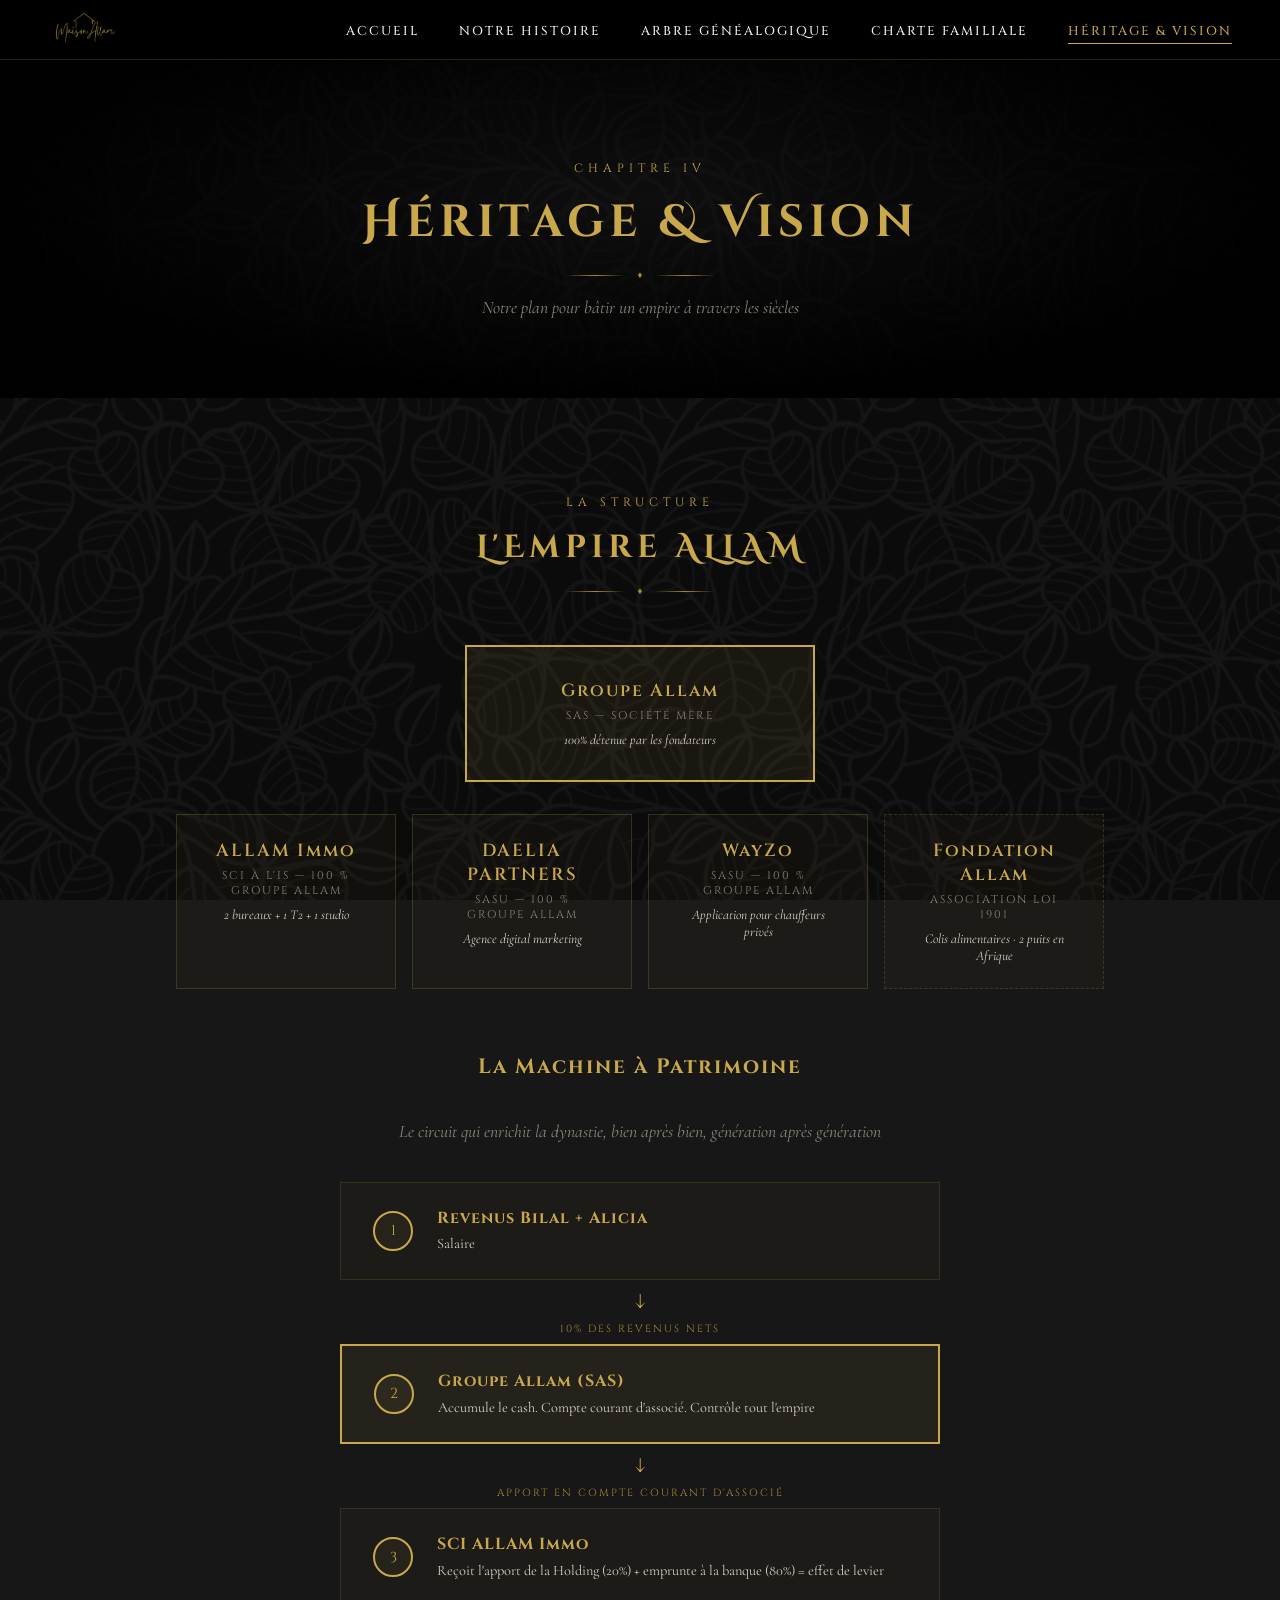
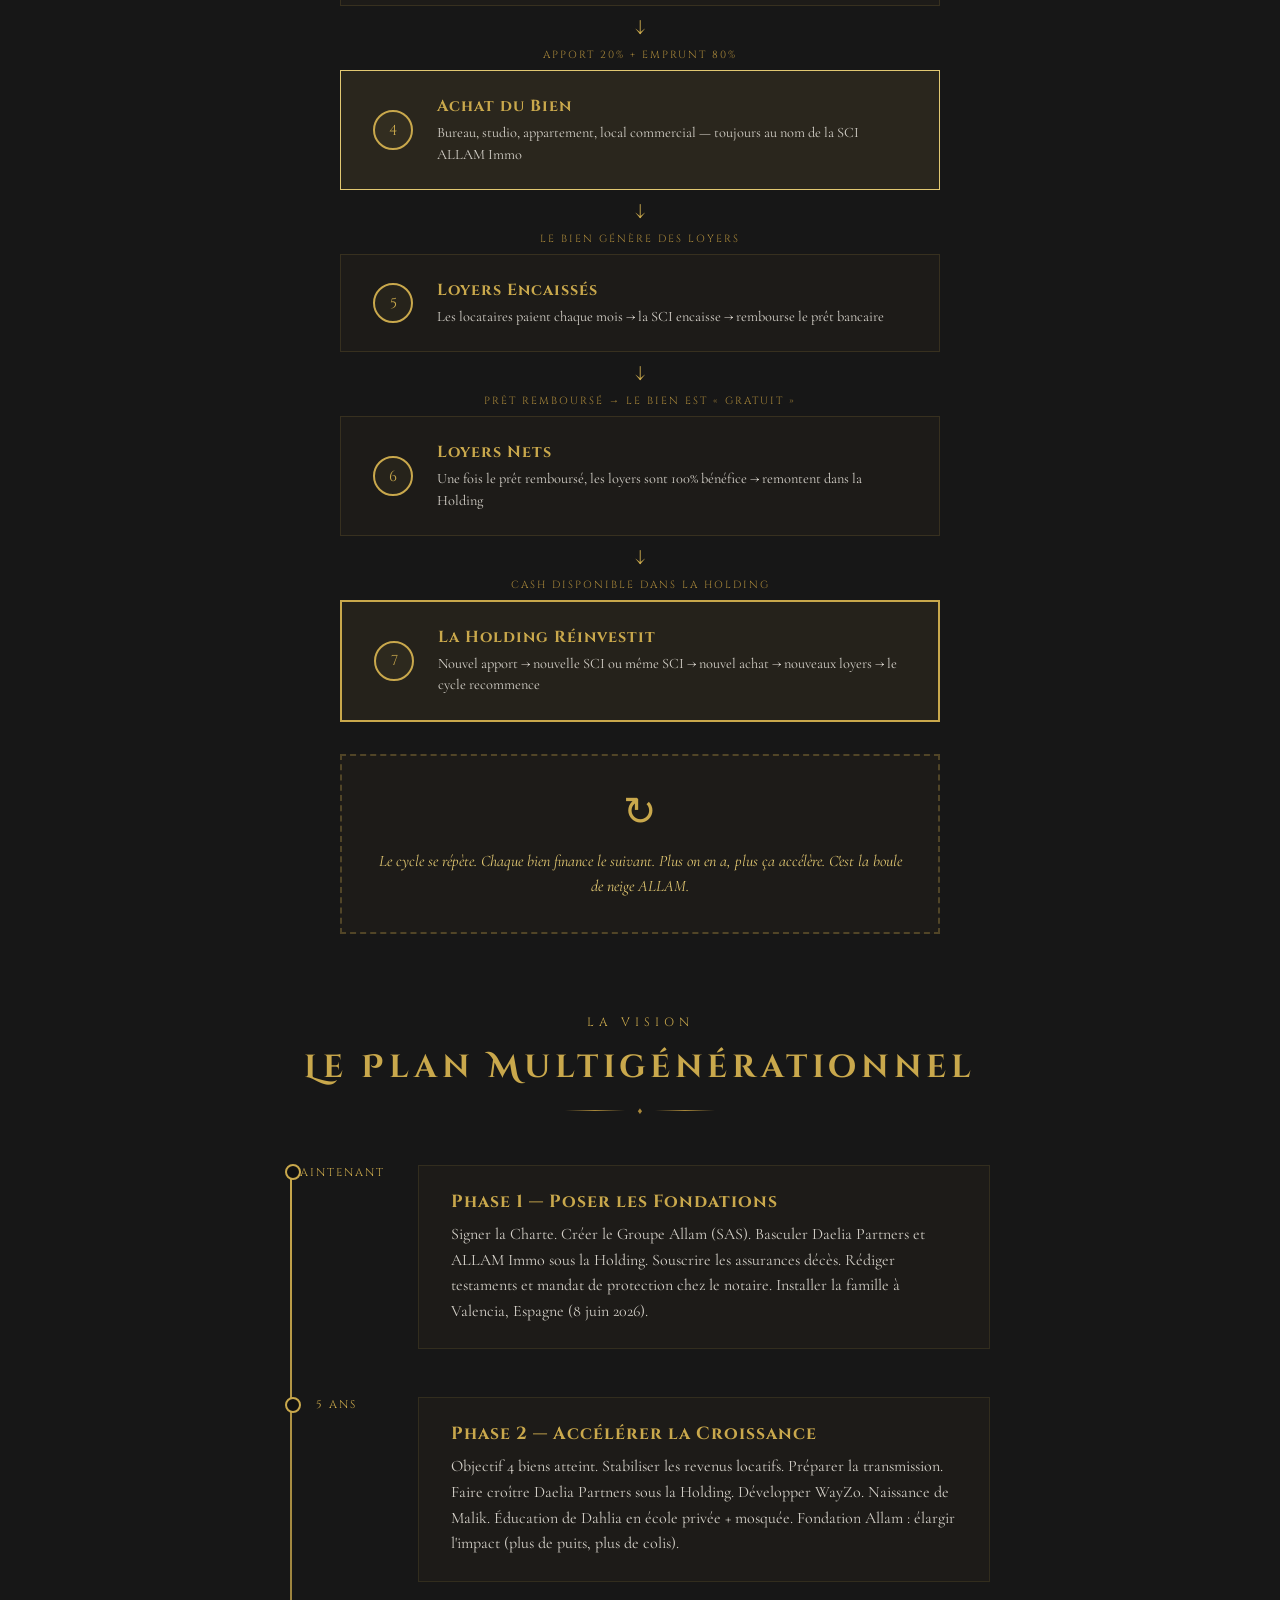
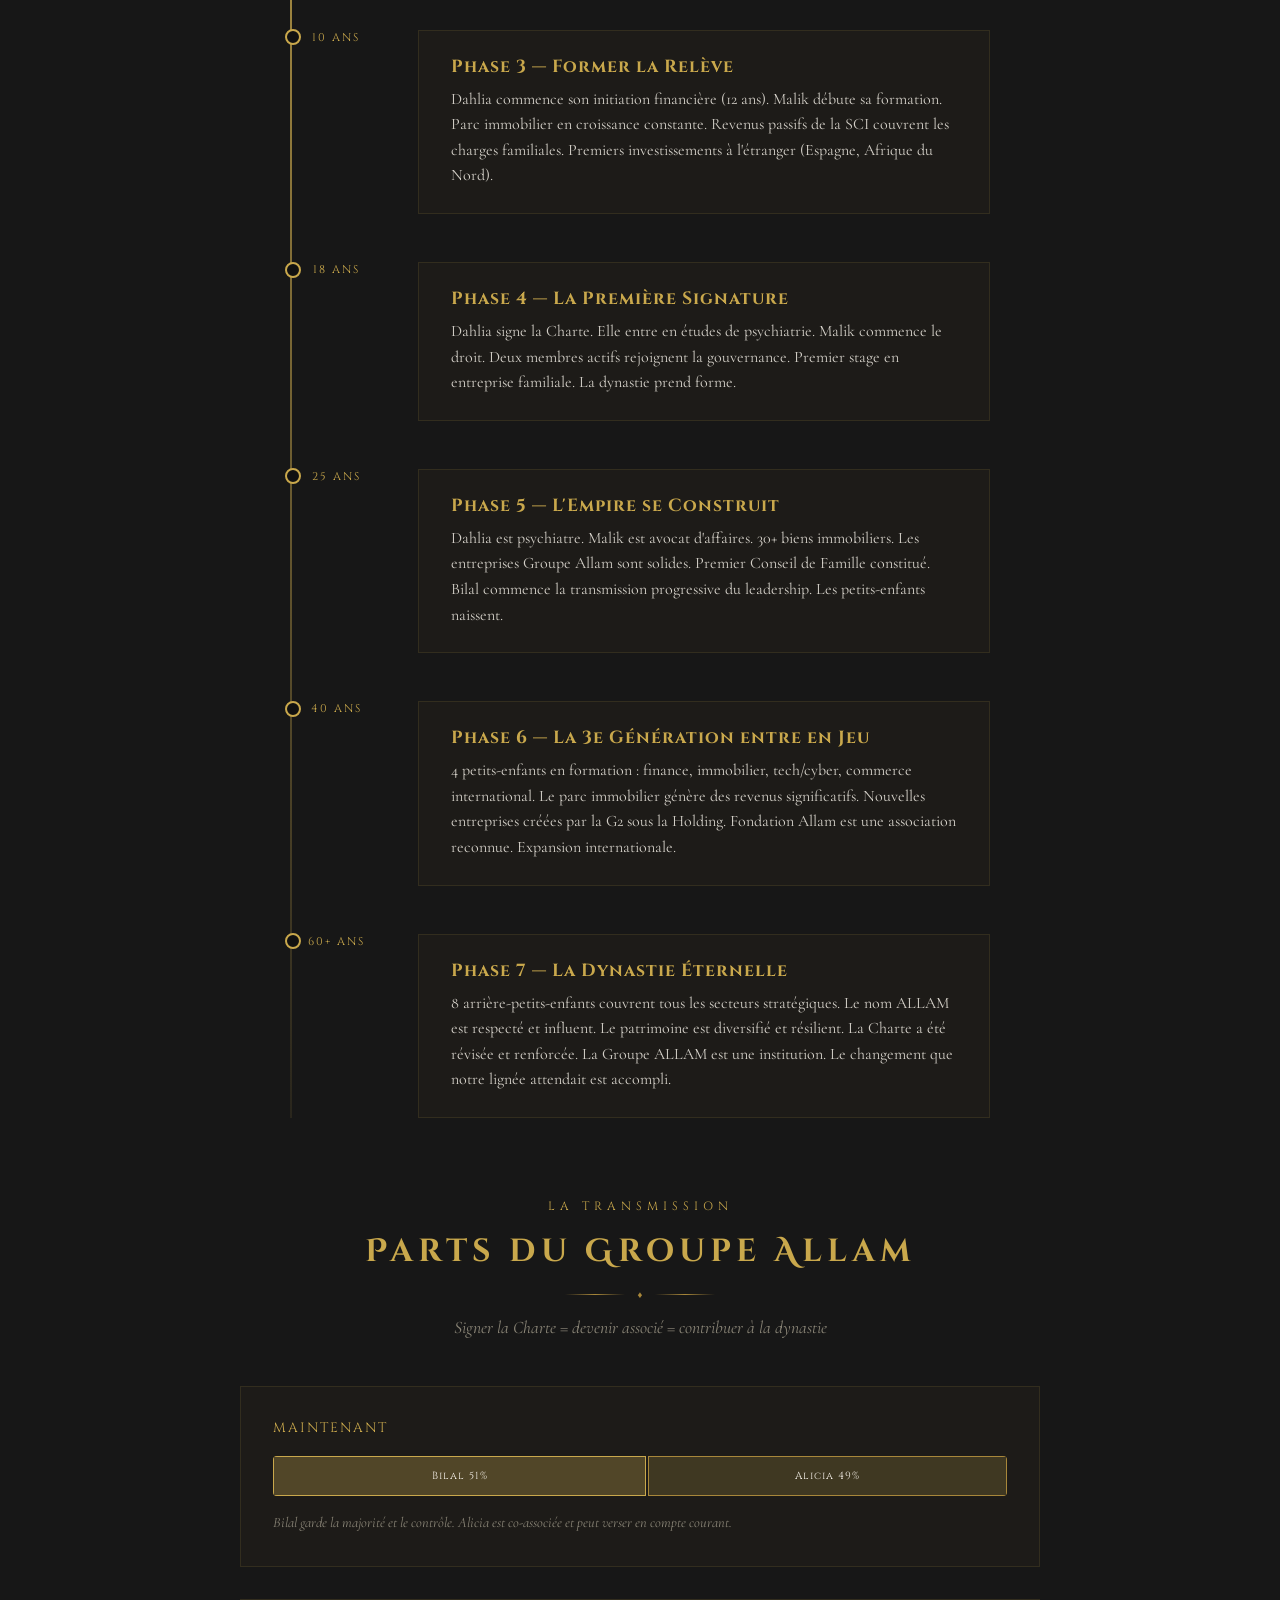
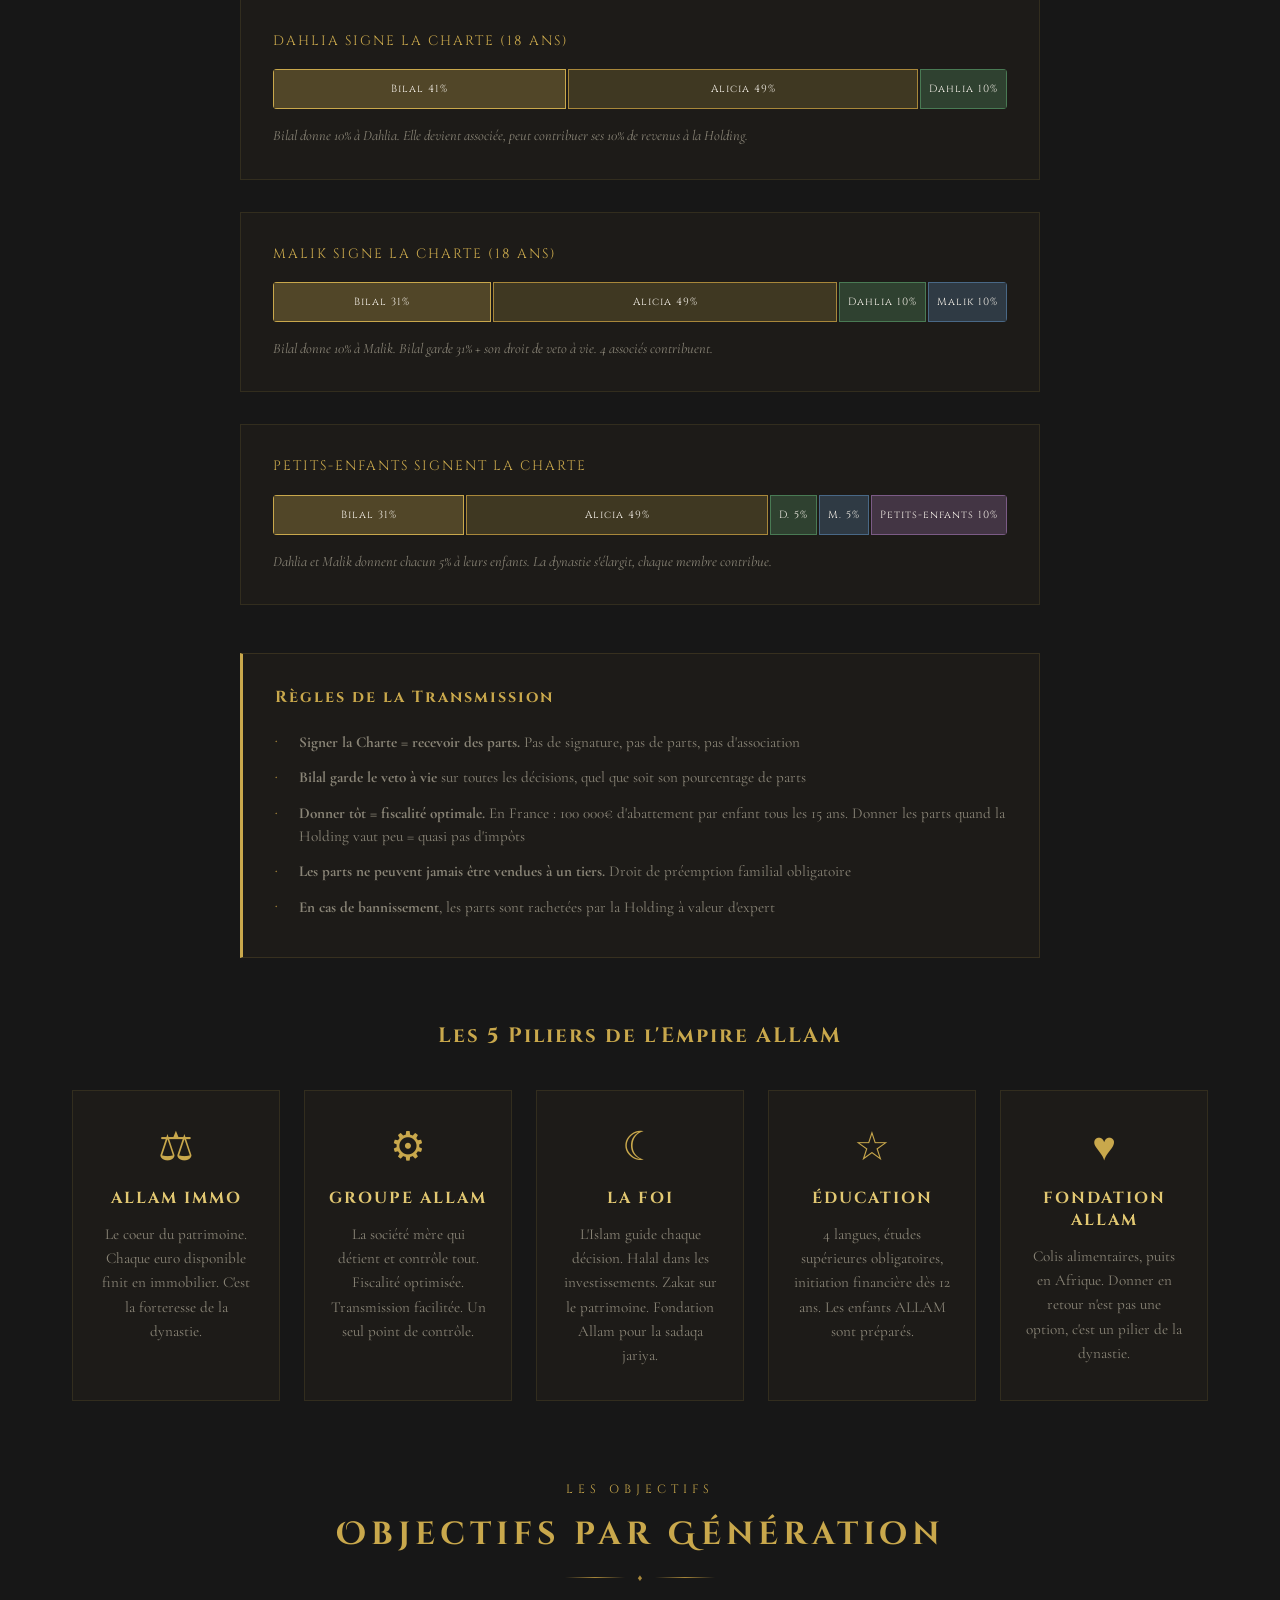
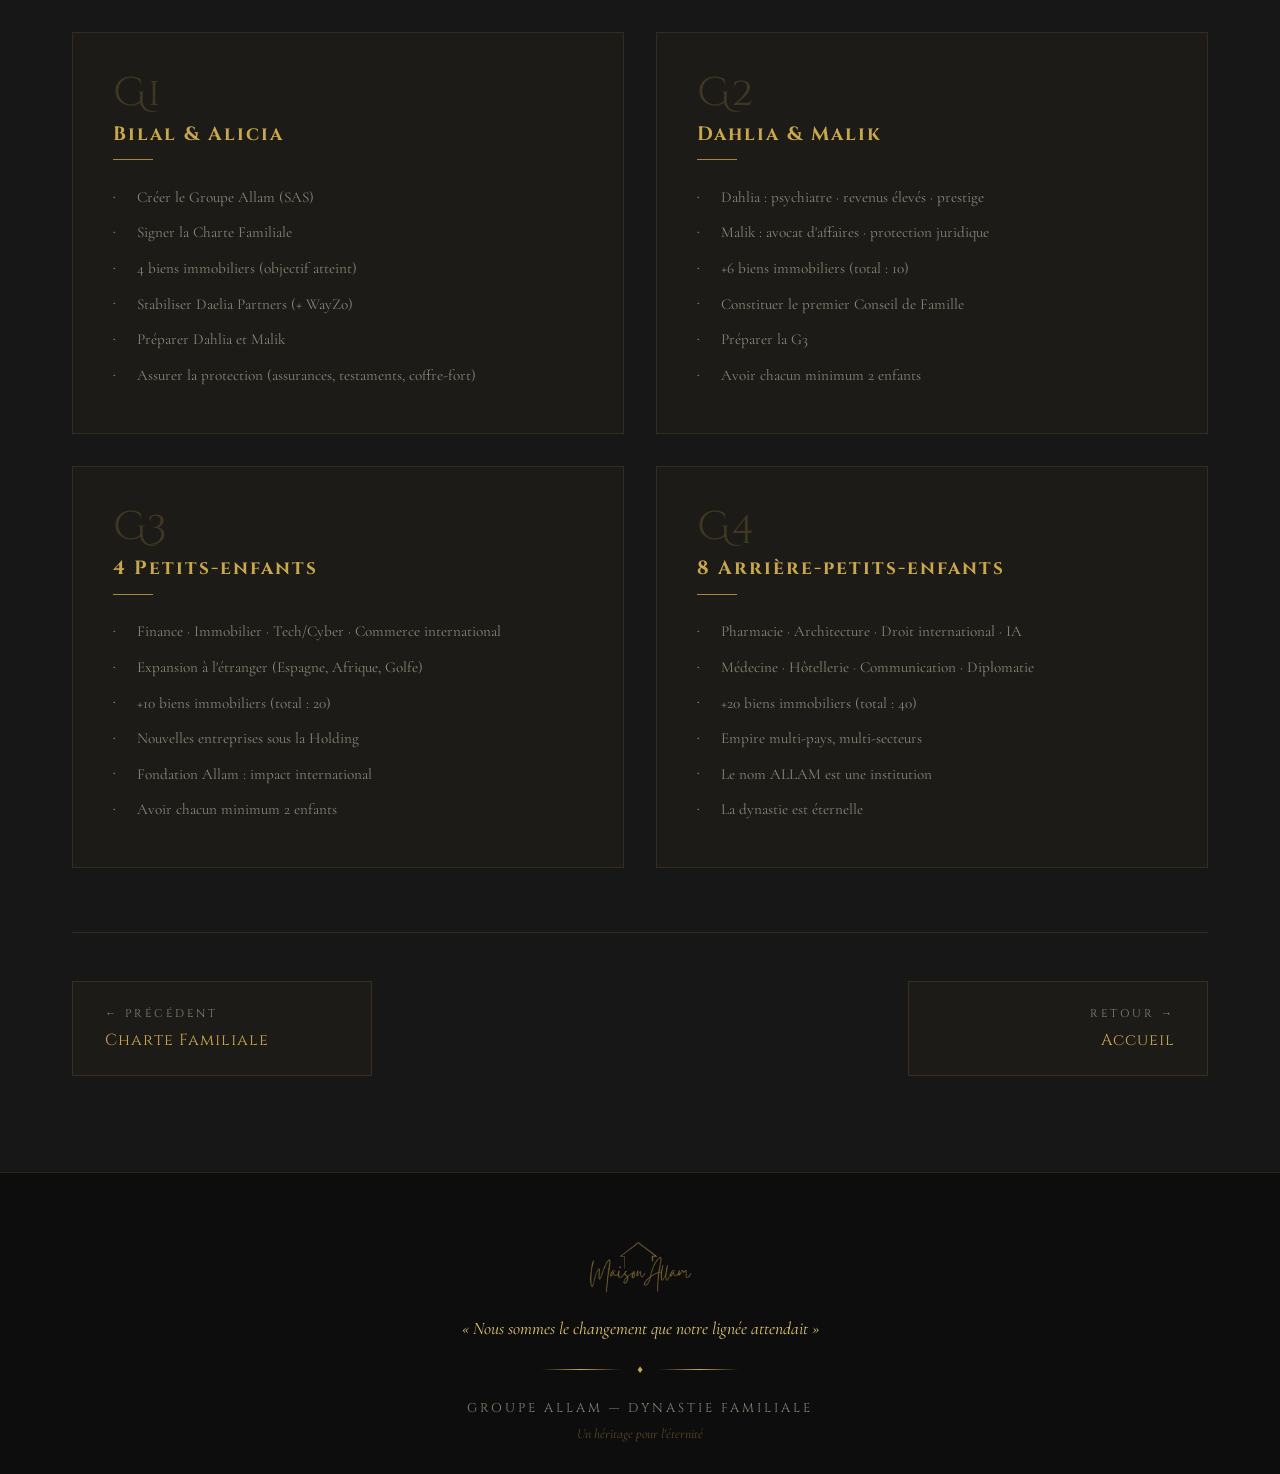
<file: heritage.html>
<!DOCTYPE html>
<html lang="fr">
<head>
    <meta charset="UTF-8">
    <meta name="robots" content="noindex, nofollow">
    <meta name="viewport" content="width=device-width, initial-scale=1.0">
    <title>Héritage & Vision — Groupe ALLAM</title>
    <link rel="icon" type="image/png" href="favicon.png">
    <link href="https://fonts.googleapis.com/css2?family=Cormorant+Garamond:ital,wght@0,300;0,400;0,500;0,600;0,700;1,400;1,500&family=Cinzel:wght@400;500;600;700&family=Cinzel+Decorative:wght@400;700&display=swap" rel="stylesheet">
    <link rel="stylesheet" href="style.css">
</head>
<body>

    <!-- Navigation -->
    <nav class="nav scrolled" id="nav">
        <div class="nav-logo">
            <a href="index.html"><img src="maison_allam.png" alt="Groupe ALLAM"></a>
        </div>
        <button class="nav-toggle" id="navToggle" aria-label="Menu">
            <span></span><span></span><span></span>
        </button>
        <ul class="nav-links" id="navLinks">
            <li><a href="index.html">Accueil</a></li>
            <li><a href="histoire.html">Notre Histoire</a></li>
            <li><a href="arbre.html">Arbre Généalogique</a></li>
            <li><a href="charte.html">Charte Familiale</a></li>
            <li><a href="heritage.html" class="active">Héritage & Vision</a></li>
        </ul>
    </nav>

    <!-- Page Header -->
    <section class="page-hero">
        <div class="page-hero-overlay"></div>
        <div class="page-hero-content">
            <span class="section-label">Chapitre IV</span>
            <h1 class="section-title">Héritage & Vision</h1>
            <div class="title-ornament">
                <span class="ornament-line"></span>
                <span class="ornament-symbol">&#9830;</span>
                <span class="ornament-line"></span>
            </div>
            <p class="section-subtitle">Notre plan pour bâtir un empire à travers les siècles</p>
        </div>
    </section>

    <!-- Contenu Héritage -->
    <section class="section section-heritage">
        <div class="container">

            <!-- Structure de l'Empire -->
            <div class="section-header" style="margin-bottom: 3rem;">
                <span class="section-label">La Structure</span>
                <h2 class="section-title" style="font-size: 2rem;">L'Empire ALLAM</h2>
                <div class="title-ornament">
                    <span class="ornament-line"></span>
                    <span class="ornament-symbol">&#9830;</span>
                    <span class="ornament-line"></span>
                </div>
            </div>

            <div class="empire-structure">
                <div class="empire-holding">
                    <div class="holding-box main">
                        <span class="holding-label">Groupe Allam</span>
                        <span class="holding-type">SAS — Société mère</span>
                        <span class="holding-detail">100% détenue par les fondateurs</span>
                    </div>
                    <div class="holding-branches">
                        <div class="holding-box filiale">
                            <span class="holding-label">ALLAM Immo</span>
                            <span class="holding-type">SCI à l'IS — 100 % Groupe Allam</span>
                            <span class="holding-detail">2 bureaux + 1 T2 + 1 studio</span>
                        </div>
                        <div class="holding-box filiale">
                            <span class="holding-label">DAELIA PARTNERS</span>
                            <span class="holding-type">SASU — 100 % Groupe Allam</span>
                            <span class="holding-detail">Agence digital marketing</span>
                        </div>
                        <div class="holding-box filiale">
                            <span class="holding-label">WayZo</span>
                            <span class="holding-type">SASU — 100 % Groupe Allam</span>
                            <span class="holding-detail">Application pour chauffeurs privés</span>
                        </div>
                        <div class="holding-box filiale asso">
                            <span class="holding-label">Fondation Allam</span>
                            <span class="holding-type">Association loi 1901</span>
                            <span class="holding-detail">Colis alimentaires · 2 puits en Afrique</span>
                        </div>
                    </div>
                </div>
            </div>

            <div class="empire-flux">
                <h3 class="pillars-title">La Machine à Patrimoine</h3>
                <p class="section-subtitle" style="text-align: center; margin-bottom: 2.5rem;">Le circuit qui enrichit la dynastie, bien après bien, génération après génération</p>
                <div class="flux-machine">
                    <div class="flux-step-vertical">
                        <div class="flux-number">1</div>
                        <div class="flux-content">
                            <h4>Revenus Bilal + Alicia</h4>
                            <p>Salaire</p>
                        </div>
                    </div>
                    <div class="flux-arrow-down">&#8595;</div>
                    <div class="flux-label-arrow">10% des revenus nets</div>
                    <div class="flux-step-vertical highlight">
                        <div class="flux-number">2</div>
                        <div class="flux-content">
                            <h4>Groupe Allam (SAS)</h4>
                            <p>Accumule le cash. Compte courant d'associé. Contrôle tout l'empire</p>
                        </div>
                    </div>
                    <div class="flux-arrow-down">&#8595;</div>
                    <div class="flux-label-arrow">Apport en compte courant d'associé</div>
                    <div class="flux-step-vertical">
                        <div class="flux-number">3</div>
                        <div class="flux-content">
                            <h4>SCI ALLAM Immo</h4>
                            <p>Reçoit l'apport de la Holding (20%) + emprunte à la banque (80%) = effet de levier</p>
                        </div>
                    </div>
                    <div class="flux-arrow-down">&#8595;</div>
                    <div class="flux-label-arrow">Apport 20% + Emprunt 80%</div>
                    <div class="flux-step-vertical success">
                        <div class="flux-number">4</div>
                        <div class="flux-content">
                            <h4>Achat du Bien</h4>
                            <p>Bureau, studio, appartement, local commercial — toujours au nom de la SCI ALLAM Immo</p>
                        </div>
                    </div>
                    <div class="flux-arrow-down">&#8595;</div>
                    <div class="flux-label-arrow">Le bien génère des loyers</div>
                    <div class="flux-step-vertical">
                        <div class="flux-number">5</div>
                        <div class="flux-content">
                            <h4>Loyers Encaissés</h4>
                            <p>Les locataires paient chaque mois → la SCI encaisse → rembourse le prêt bancaire</p>
                        </div>
                    </div>
                    <div class="flux-arrow-down">&#8595;</div>
                    <div class="flux-label-arrow">Prêt remboursé → le bien est « gratuit »</div>
                    <div class="flux-step-vertical">
                        <div class="flux-number">6</div>
                        <div class="flux-content">
                            <h4>Loyers Nets</h4>
                            <p>Une fois le prêt remboursé, les loyers sont 100% bénéfice → remontent dans la Holding</p>
                        </div>
                    </div>
                    <div class="flux-arrow-down">&#8595;</div>
                    <div class="flux-label-arrow">Cash disponible dans la Holding</div>
                    <div class="flux-step-vertical highlight">
                        <div class="flux-number">7</div>
                        <div class="flux-content">
                            <h4>La Holding Réinvestit</h4>
                            <p>Nouvel apport → nouvelle SCI ou même SCI → nouvel achat → nouveaux loyers → le cycle recommence</p>
                        </div>
                    </div>
                    <div class="flux-cycle">
                        <span class="cycle-icon">&#8635;</span>
                        <p>Le cycle se répète. Chaque bien finance le suivant. Plus on en a, plus ça accélère. C'est la boule de neige ALLAM.</p>
                    </div>
                </div>
            </div>

            <!-- Timeline -->
            <div class="section-header" style="margin-top: 5rem; margin-bottom: 3rem;">
                <span class="section-label">La Vision</span>
                <h2 class="section-title" style="font-size: 2rem;">Le Plan Multigénérationnel</h2>
                <div class="title-ornament">
                    <span class="ornament-line"></span>
                    <span class="ornament-symbol">&#9830;</span>
                    <span class="ornament-line"></span>
                </div>
            </div>

            <div class="vision-timeline">
                <div class="timeline-item">
                    <div class="timeline-marker">
                        <span class="marker-year">Maintenant</span>
                    </div>
                    <div class="timeline-content">
                        <h3>Phase 1 — Poser les Fondations</h3>
                        <p>Signer la Charte. Créer le Groupe Allam (SAS). Basculer Daelia Partners et ALLAM Immo sous la Holding. Souscrire les assurances décès. Rédiger testaments et mandat de protection chez le notaire. Installer la famille à Valencia, Espagne (8 juin 2026).</p>
                    </div>
                </div>
                <div class="timeline-item">
                    <div class="timeline-marker">
                        <span class="marker-year">5 ans</span>
                    </div>
                    <div class="timeline-content">
                        <h3>Phase 2 — Accélérer la Croissance</h3>
                        <p>Objectif 4 biens atteint. Stabiliser les revenus locatifs. Préparer la transmission. Faire croître Daelia Partners sous la Holding. Développer WayZo. Naissance de Malik. Éducation de Dahlia en école privée + mosquée. Fondation Allam : élargir l'impact (plus de puits, plus de colis).</p>
                    </div>
                </div>
                <div class="timeline-item">
                    <div class="timeline-marker">
                        <span class="marker-year">10 ans</span>
                    </div>
                    <div class="timeline-content">
                        <h3>Phase 3 — Former la Relève</h3>
                        <p>Dahlia commence son initiation financière (12 ans). Malik débute sa formation. Parc immobilier en croissance constante. Revenus passifs de la SCI couvrent les charges familiales. Premiers investissements à l'étranger (Espagne, Afrique du Nord).</p>
                    </div>
                </div>
                <div class="timeline-item">
                    <div class="timeline-marker">
                        <span class="marker-year">18 ans</span>
                    </div>
                    <div class="timeline-content">
                        <h3>Phase 4 — La Première Signature</h3>
                        <p>Dahlia signe la Charte. Elle entre en études de psychiatrie. Malik commence le droit. Deux membres actifs rejoignent la gouvernance. Premier stage en entreprise familiale. La dynastie prend forme.</p>
                    </div>
                </div>
                <div class="timeline-item">
                    <div class="timeline-marker">
                        <span class="marker-year">25 ans</span>
                    </div>
                    <div class="timeline-content">
                        <h3>Phase 5 — L'Empire se Construit</h3>
                        <p>Dahlia est psychiatre. Malik est avocat d'affaires. 30+ biens immobiliers. Les entreprises Groupe Allam sont solides. Premier Conseil de Famille constitué. Bilal commence la transmission progressive du leadership. Les petits-enfants naissent.</p>
                    </div>
                </div>
                <div class="timeline-item">
                    <div class="timeline-marker">
                        <span class="marker-year">40 ans</span>
                    </div>
                    <div class="timeline-content">
                        <h3>Phase 6 — La 3e Génération entre en Jeu</h3>
                        <p>4 petits-enfants en formation : finance, immobilier, tech/cyber, commerce international. Le parc immobilier génère des revenus significatifs. Nouvelles entreprises créées par la G2 sous la Holding. Fondation Allam est une association reconnue. Expansion internationale.</p>
                    </div>
                </div>
                <div class="timeline-item">
                    <div class="timeline-marker">
                        <span class="marker-year">60+ ans</span>
                    </div>
                    <div class="timeline-content">
                        <h3>Phase 7 — La Dynastie Éternelle</h3>
                        <p>8 arrière-petits-enfants couvrent tous les secteurs stratégiques. Le nom ALLAM est respecté et influent. Le patrimoine est diversifié et résilient. La Charte a été révisée et renforcée. La Groupe ALLAM est une institution. Le changement que notre lignée attendait est accompli.</p>
                    </div>
                </div>
            </div>

            <!-- Transmission des Parts -->
            <div class="section-header" style="margin-top: 5rem; margin-bottom: 3rem;">
                <span class="section-label">La Transmission</span>
                <h2 class="section-title" style="font-size: 2rem;">Parts du Groupe Allam</h2>
                <div class="title-ornament">
                    <span class="ornament-line"></span>
                    <span class="ornament-symbol">&#9830;</span>
                    <span class="ornament-line"></span>
                </div>
                <p class="section-subtitle">Signer la Charte = devenir associé = contribuer à la dynastie</p>
            </div>

            <div class="parts-timeline">
                <div class="parts-phase">
                    <div class="parts-moment">Maintenant</div>
                    <div class="parts-detail">
                        <div class="parts-distribution">
                            <div class="part-bar" style="flex: 51;"><span>Bilal 51%</span></div>
                            <div class="part-bar alicia" style="flex: 49;"><span>Alicia 49%</span></div>
                        </div>
                        <p class="parts-note">Bilal garde la majorité et le contrôle. Alicia est co-associée et peut verser en compte courant.</p>
                    </div>
                </div>

                <div class="parts-phase">
                    <div class="parts-moment">Dahlia signe la Charte (18 ans)</div>
                    <div class="parts-detail">
                        <div class="parts-distribution">
                            <div class="part-bar" style="flex: 41;"><span>Bilal 41%</span></div>
                            <div class="part-bar alicia" style="flex: 49;"><span>Alicia 49%</span></div>
                            <div class="part-bar enfant" style="flex: 10;"><span>Dahlia 10%</span></div>
                        </div>
                        <p class="parts-note">Bilal donne 10% à Dahlia. Elle devient associée, peut contribuer ses 10% de revenus à la Holding.</p>
                    </div>
                </div>

                <div class="parts-phase">
                    <div class="parts-moment">Malik signe la Charte (18 ans)</div>
                    <div class="parts-detail">
                        <div class="parts-distribution">
                            <div class="part-bar" style="flex: 31;"><span>Bilal 31%</span></div>
                            <div class="part-bar alicia" style="flex: 49;"><span>Alicia 49%</span></div>
                            <div class="part-bar enfant" style="flex: 10;"><span>Dahlia 10%</span></div>
                            <div class="part-bar enfant2" style="flex: 10;"><span>Malik 10%</span></div>
                        </div>
                        <p class="parts-note">Bilal donne 10% à Malik. Bilal garde 31% + son droit de veto à vie. 4 associés contribuent.</p>
                    </div>
                </div>

                <div class="parts-phase">
                    <div class="parts-moment">Petits-enfants signent la Charte</div>
                    <div class="parts-detail">
                        <div class="parts-distribution">
                            <div class="part-bar" style="flex: 31;"><span>Bilal 31%</span></div>
                            <div class="part-bar alicia" style="flex: 49;"><span>Alicia 49%</span></div>
                            <div class="part-bar enfant" style="flex: 5;"><span>D. 5%</span></div>
                            <div class="part-bar enfant2" style="flex: 5;"><span>M. 5%</span></div>
                            <div class="part-bar petit" style="flex: 10;"><span>Petits-enfants 10%</span></div>
                        </div>
                        <p class="parts-note">Dahlia et Malik donnent chacun 5% à leurs enfants. La dynastie s'élargit, chaque membre contribue.</p>
                    </div>
                </div>
            </div>

            <div class="parts-rules">
                <h4>Règles de la Transmission</h4>
                <ul class="article-rules">
                    <li><strong>Signer la Charte = recevoir des parts.</strong> Pas de signature, pas de parts, pas d'association</li>
                    <li><strong>Bilal garde le veto à vie</strong> sur toutes les décisions, quel que soit son pourcentage de parts</li>
                    <li><strong>Donner tôt = fiscalité optimale.</strong> En France : 100 000€ d'abattement par enfant tous les 15 ans. Donner les parts quand la Holding vaut peu = quasi pas d'impôts</li>
                    <li><strong>Les parts ne peuvent jamais être vendues à un tiers.</strong> Droit de préemption familial obligatoire</li>
                    <li><strong>En cas de bannissement</strong>, les parts sont rachetées par la Holding à valeur d'expert</li>
                </ul>
            </div>

            <!-- Piliers -->
            <div class="vision-pillars">
                <h3 class="pillars-title">Les 5 Piliers de l'Empire ALLAM</h3>
                <div class="pillars-grid" style="grid-template-columns: repeat(5, 1fr);">
                    <div class="pillar">
                        <div class="pillar-icon">&#9878;</div>
                        <h4>ALLAM Immo</h4>
                        <p>Le coeur du patrimoine. Chaque euro disponible finit en immobilier. C'est la forteresse de la dynastie.</p>
                    </div>
                    <div class="pillar">
                        <div class="pillar-icon">&#9881;</div>
                        <h4>Groupe Allam</h4>
                        <p>La société mère qui détient et contrôle tout. Fiscalité optimisée. Transmission facilitée. Un seul point de contrôle.</p>
                    </div>
                    <div class="pillar">
                        <div class="pillar-icon">&#9790;</div>
                        <h4>La Foi</h4>
                        <p>L'Islam guide chaque décision. Halal dans les investissements. Zakat sur le patrimoine. Fondation Allam pour la sadaqa jariya.</p>
                    </div>
                    <div class="pillar">
                        <div class="pillar-icon">&#9734;</div>
                        <h4>Éducation</h4>
                        <p>4 langues, études supérieures obligatoires, initiation financière dès 12 ans. Les enfants ALLAM sont préparés.</p>
                    </div>
                    <div class="pillar">
                        <div class="pillar-icon">&#9829;</div>
                        <h4>Fondation Allam</h4>
                        <p>Colis alimentaires, puits en Afrique. Donner en retour n'est pas une option, c'est un pilier de la dynastie.</p>
                    </div>
                </div>
            </div>

            <!-- Objectifs chiffrés -->
            <div class="section-header" style="margin-top: 5rem; margin-bottom: 3rem;">
                <span class="section-label">Les Objectifs</span>
                <h2 class="section-title" style="font-size: 2rem;">Objectifs par Génération</h2>
                <div class="title-ornament">
                    <span class="ornament-line"></span>
                    <span class="ornament-symbol">&#9830;</span>
                    <span class="ornament-line"></span>
                </div>
            </div>

            <div class="charte-grid" style="grid-template-columns: repeat(2, 1fr); gap: 2rem;">
                <div class="charte-article">
                    <div class="article-number">G1</div>
                    <h3 class="article-title">Bilal & Alicia</h3>
                    <div class="article-divider"></div>
                    <ul class="article-rules">
                        <li>Créer le Groupe Allam (SAS)</li>
                        <li>Signer la Charte Familiale</li>
                        <li>4 biens immobiliers (objectif atteint)</li>
                        <li>Stabiliser Daelia Partners (+ WayZo)</li>
                        <li>Préparer Dahlia et Malik</li>
                        <li>Assurer la protection (assurances, testaments, coffre-fort)</li>
                    </ul>
                </div>
                <div class="charte-article">
                    <div class="article-number">G2</div>
                    <h3 class="article-title">Dahlia & Malik</h3>
                    <div class="article-divider"></div>
                    <ul class="article-rules">
                        <li>Dahlia : psychiatre · revenus élevés · prestige</li>
                        <li>Malik : avocat d'affaires · protection juridique</li>
                        <li>+6 biens immobiliers (total : 10)</li>
                        <li>Constituer le premier Conseil de Famille</li>
                        <li>Préparer la G3</li>
                        <li>Avoir chacun minimum 2 enfants</li>
                    </ul>
                </div>
                <div class="charte-article">
                    <div class="article-number">G3</div>
                    <h3 class="article-title">4 Petits-enfants</h3>
                    <div class="article-divider"></div>
                    <ul class="article-rules">
                        <li>Finance · Immobilier · Tech/Cyber · Commerce international</li>
                        <li>Expansion à l'étranger (Espagne, Afrique, Golfe)</li>
                        <li>+10 biens immobiliers (total : 20)</li>
                        <li>Nouvelles entreprises sous la Holding</li>
                        <li>Fondation Allam : impact international</li>
                        <li>Avoir chacun minimum 2 enfants</li>
                    </ul>
                </div>
                <div class="charte-article">
                    <div class="article-number">G4</div>
                    <h3 class="article-title">8 Arrière-petits-enfants</h3>
                    <div class="article-divider"></div>
                    <ul class="article-rules">
                        <li>Pharmacie · Architecture · Droit international · IA</li>
                        <li>Médecine · Hôtellerie · Communication · Diplomatie</li>
                        <li>+20 biens immobiliers (total : 40)</li>
                        <li>Empire multi-pays, multi-secteurs</li>
                        <li>Le nom ALLAM est une institution</li>
                        <li>La dynastie est éternelle</li>
                    </ul>
                </div>
            </div>

            <!-- Navigation vers page suivante -->
            <div class="page-nav">
                <a href="charte.html" class="page-nav-link prev">
                    <span class="page-nav-label">&larr; Précédent</span>
                    <span class="page-nav-title">Charte Familiale</span>
                </a>
                <a href="index.html" class="page-nav-link next">
                    <span class="page-nav-label">Retour &rarr;</span>
                    <span class="page-nav-title">Accueil</span>
                </a>
            </div>
        </div>
    </section>

    <!-- Footer -->
    <footer class="footer">
        <div class="container">
            <div class="footer-emblem">
                <img src="maison_allam.png" alt="Groupe ALLAM">
            </div>
            <p class="footer-motto">&laquo; Nous sommes le changement que notre lignée attendait &raquo;</p>
            <div class="footer-divider">
                <span class="divider-line"></span>
                <span class="divider-diamond">&#9830;</span>
                <span class="divider-line"></span>
            </div>
            <p class="footer-copy">Groupe ALLAM &mdash; Dynastie Familiale</p>
            <p class="footer-legacy">Un héritage pour l'éternité</p>
        </div>
    </footer>

    <script src="script.js"></script>
</body>
</html>
</file>
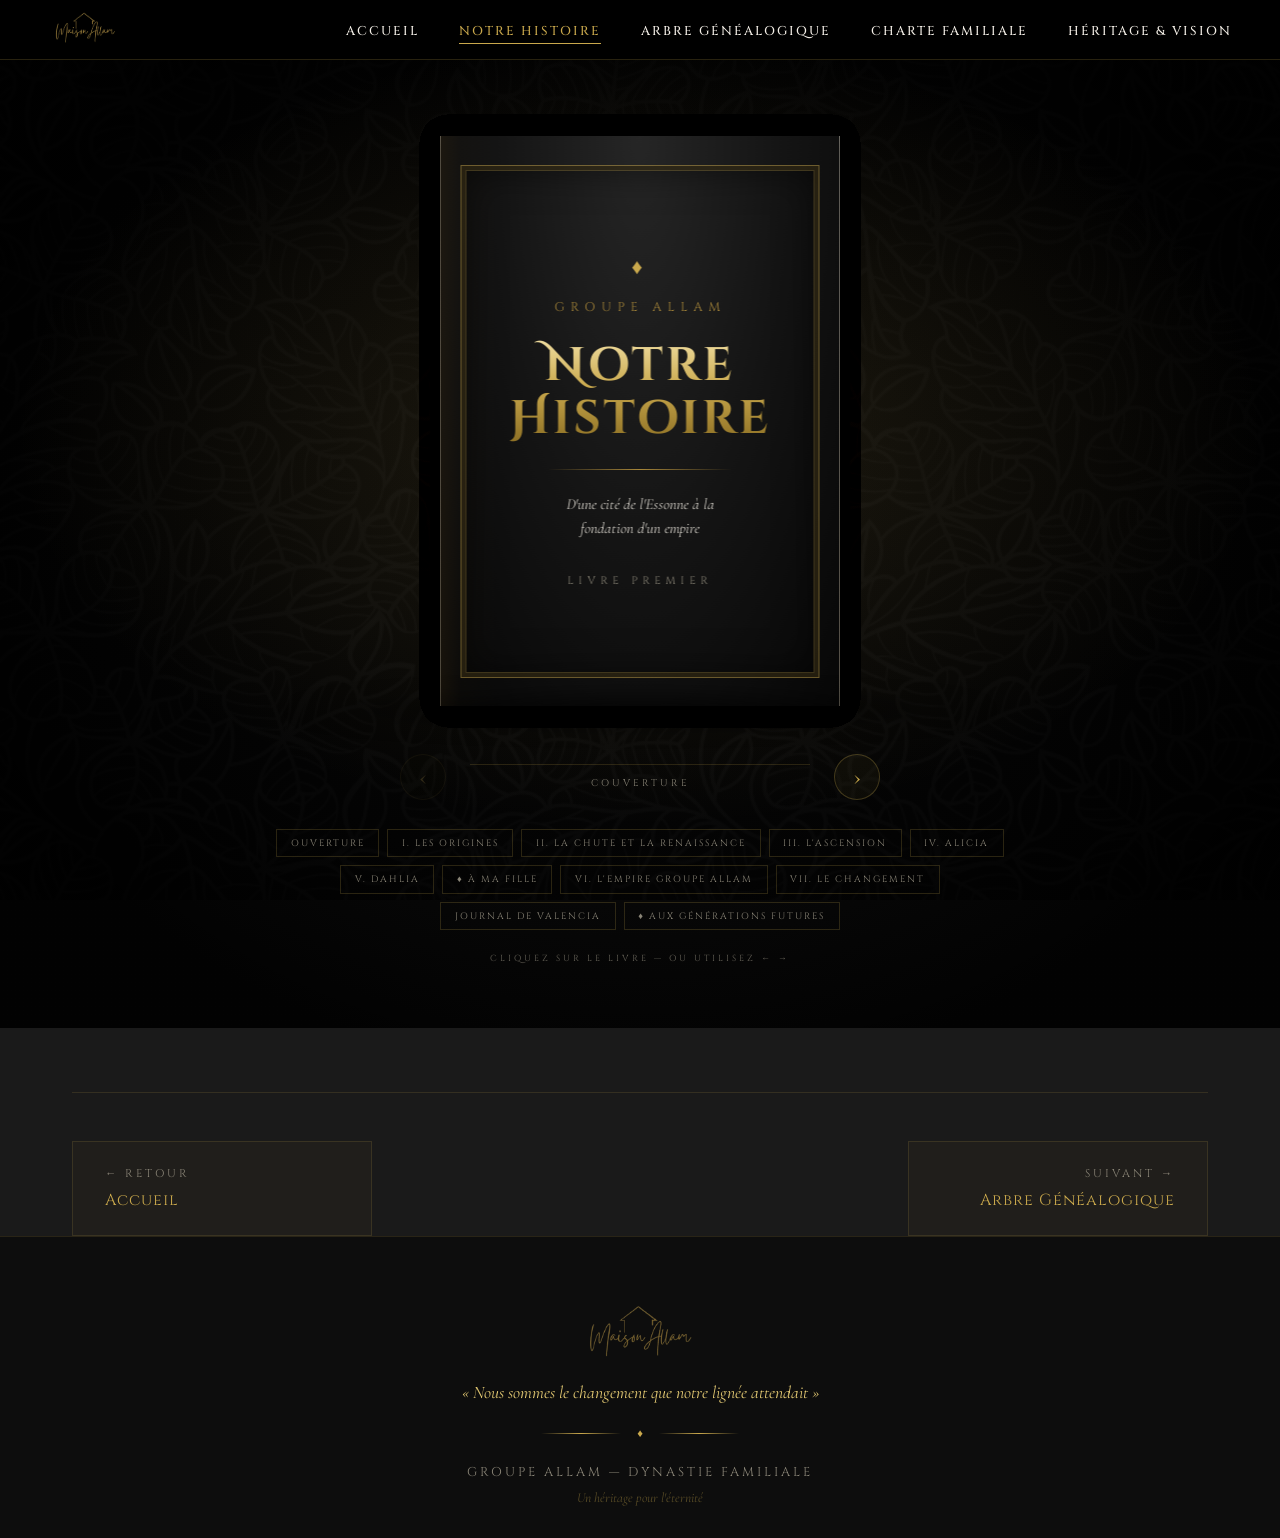
<file: histoire.html>
<!DOCTYPE html>
<html lang="fr">
<head>
    <meta charset="UTF-8">
    <meta name="robots" content="noindex, nofollow">
    <meta name="viewport" content="width=device-width, initial-scale=1.0">
    <title>Notre Histoire — Groupe ALLAM</title>
    <link rel="icon" type="image/png" href="favicon.png">
    <link href="https://fonts.googleapis.com/css2?family=Cormorant+Garamond:ital,wght@0,300;0,400;0,500;0,600;0,700;1,400;1,500&family=Cinzel:wght@400;500;600;700&family=Cinzel+Decorative:wght@400;700&display=swap" rel="stylesheet">
    <link rel="stylesheet" href="style.css">
    <link rel="stylesheet" href="book.css">
</head>
<body>

    <!-- Navigation -->
    <nav class="nav scrolled" id="nav">
        <div class="nav-logo">
            <a href="index.html"><img src="maison_allam.png" alt="Groupe ALLAM"></a>
        </div>
        <button class="nav-toggle" id="navToggle" aria-label="Menu" aria-expanded="false" aria-controls="navLinks">
            <span></span><span></span><span></span>
        </button>
        <ul class="nav-links" id="navLinks">
            <li><a href="index.html">Accueil</a></li>
            <li><a href="histoire.html" class="active">Notre Histoire</a></li>
            <li><a href="arbre.html">Arbre Généalogique</a></li>
            <li><a href="charte.html">Charte Familiale</a></li>
            <li><a href="heritage.html">Héritage & Vision</a></li>
        </ul>
    </nav>

    <!-- ===================================================
         LE LIVRE
         =================================================== -->
    <section class="book-stage" id="bookStage">

        <div class="book-glow" aria-hidden="true"></div>

        <!-- Rendu par book.js -->
        <div class="book-frame" id="bookFrame" aria-hidden="true">
            <div class="book" id="book" data-state="closed">
                <div class="book-leaves" id="bookLeaves"></div>
            </div>
            <div class="book-shadow"></div>
        </div>

        <!-- Commandes -->
        <div class="book-toolbar" id="bookToolbar" aria-hidden="true">
            <button class="bk-btn" id="bkPrev" aria-label="Page précédente">&#8249;</button>
            <div class="bk-meter">
                <div class="bk-progress"><span id="bkBar"></span></div>
                <div class="bk-count" id="bkCount">Couverture</div>
            </div>
            <button class="bk-btn" id="bkNext" aria-label="Page suivante">&#8250;</button>
        </div>

        <nav class="bk-toc" id="bkToc" aria-label="Sommaire" aria-hidden="true"></nav>

        <p class="bk-hint" id="bkHint">Cliquez sur le livre &mdash; ou utilisez &larr; &rarr;</p>

        <!-- ===================================================
             SOURCE DU LIVRE
             Contenu lisible sans JavaScript ; masqué et
             repaginé par book.js quand le livre est prêt.
             =================================================== -->
        <article class="book-source" id="bookSource">

            <header class="src-head">
                <span class="section-label">Livre Premier</span>
                <h1 class="section-title">Notre Histoire</h1>
                <div class="title-ornament">
                    <span class="ornament-line"></span>
                    <span class="ornament-symbol">&#9830;</span>
                    <span class="ornament-line"></span>
                </div>
                <p class="section-subtitle">D'une cité de l'Essonne à la fondation d'un empire</p>
            </header>

            <section class="chap" data-num="" data-title="Ouverture" data-epi="Nous sommes le changement que notre lignée attendait">
                <h2>Ouverture</h2>
                <p class="lead">Cette histoire n'est pas celle d'un homme qui a tout reçu. C'est celle d'un homme qui n'avait <strong>rien</strong> &mdash; et qui a décidé que ses enfants auraient <strong>tout</strong>.</p>
                <p>Bilal ALLAM est né le 26 avril 1994 à Juvisy-sur-Orge, dans l'Essonne. Père d'origine oranaise, mère française. Plus tard, il rencontrera Alicia, d'origine kabyle &mdash; deux familles algériennes, Oran et Kabylie, réunies en France. Parents divorcés, remariés, absents. Cinq enfants en cité. Pas de modèle, pas d'argent, pas de diplôme. Diagnostiqué TSA (Trouble du Spectre de l'Autisme) &mdash; syndrome d'Asperger. Une tentative de suicide à 21 ans.</p>
                <p>Profil atypique : <strong>timide, calme, peu bavard, froid en apparence &mdash; mais d'une générosité immense pour les siens</strong>. Impulsif aussi, parfois. À côté du TSA Asperger, le diagnostic d'<strong>HPI</strong> (Haut Potentiel Intellectuel) confirme un QI élevé. Le revers : des épisodes dépressifs courts mais récurrents, et un traitement quotidien pour les TOC et les troubles liés au TSA. Bâtir un empire avec ce cerveau-là, ce n'est pas un avantage &mdash; c'est un combat permanent.</p>
                <p>Et malgré tout ça &mdash; ou peut-être grâce à tout ça &mdash; il a choisi de se relever. De se battre. De construire.</p>
                <p class="pull"><strong>Nous sommes le changement que notre lignée attendait.</strong></p>
            </section>

            <section class="chap" data-num="I" data-title="Les Origines" data-epi="Rien. C'est de là que tout commence.">
                <h2>I &mdash; Les Origines</h2>
                <p>Bilal grandit dans une cité de l'Essonne. Son père, bagagiste d'origine oranaise, quitte le foyer pour une autre femme. Sa mère, atteinte d'un autisme non diagnostiqué, vit sous médicaments, incapable d'être présente. Cinq enfants livrés à eux-mêmes : Cindy, Mehdi, Bilal, Zinedine et Loana. Mehdi et Bilal sont frères de sang, les autres sont des demi-frères et soeurs.</p>
                <p>Pas de père pour montrer le chemin. Pas de mère pour rassurer. Pas d'argent. Pas de réseau. Pas de diplôme &mdash; Bilal quitte l'école en 3<sup>ème</sup>. La seule chose qu'il possède, c'est une rage silencieuse de s'en sortir.</p>
            </section>

            <section class="chap" data-num="II" data-title="La Chute et la Renaissance" data-epi="Le point le plus bas fut aussi le tournant.">
                <h2>II &mdash; La Chute et la Renaissance</h2>
                <p>À 21 ans, la pression devient insupportable. Bilal tente de mettre fin à ses jours. C'est le point le plus bas. Mais c'est aussi le tournant. Dans cette période où il ne voit plus l'intérêt de vivre, il se rapproche de l'Islam. La foi lui donne ce que personne ne lui a jamais donné : un sens, une direction, une raison de se battre. Allah lui montre que sa vie a un but. Deux ans plus tard, à 23 ans, il décide de reprendre sa vie en main. Totalement. Sans excuses. Avec Dieu comme fondation.</p>
                <p>Le premier boulot vient grâce à Alicia, qui dépose son CV partout : distributeur de publicités dans les boîtes aux lettres chez Mediapost en semaine. Le weekend, il rejoint son petit frère Zinedine sur les marchés pour vendre du linge de maison. Chez Mediapost, il devient manutentionnaire, puis pilote de ligne de production pour le tri et l'envoi des prospectus, puis chef d'équipe.</p>
                <p>Mais le salariat n'est pas pour lui. Son TSA Asperger rend la sociabilité imposée invivable, et il ne supporte pas de recevoir des ordres. Plusieurs tentatives de reconversion tournent court : deux jours en blanchisserie, deux jours comme préparateur de commandes, un mois dans l'assainissement. À chaque fois, il quitte. Le constat est clair : il est fait pour bâtir, pas pour obéir.</p>
            </section>

            <section class="chap" data-num="III" data-title="L'Ascension" data-epi="Il est fait pour bâtir, pas pour obéir.">
                <h2>III &mdash; L'Ascension</h2>
                <p>Bilal réunit ses économies et ouvre un restaurant de burgers à Vitry-sur-Seine. Acheté <strong>14 000 &euro;</strong>, revendu <strong>28 000 &euro;</strong> six mois plus tard. Dans la foulée, Bilal et Alicia se marient &mdash; religieusement puis civilement. Sans projet clair pour la suite, Bilal envisage de reprendre les études pour au moins décrocher le Bac. C'est Alicia qui change tout en lui offrant un ordinateur. Décidé à rentabiliser ce cadeau, il cherche quel business monter avec un PC &mdash; et tombe sur le <strong>trading</strong>.</p>
                <p>Il apprend d'abord en autodidacte : les pertes dépassent largement les gains. Refusant d'abandonner, il part suivre une formation intensive de <strong>deux mois à La Défense</strong> &mdash; et termine <strong>major de promo</strong>. À partir de là, il se spécialise dans le <strong>trading scalping</strong>, construit sa méthode, rattrape ses pertes et commence à en vivre. Alicia n'a jamais douté.</p>
                <p>C'est dans un centre spécialisé pour personnes RQTH (Reconnaissance de la Qualité de Travailleur Handicapé) qu'il découvre le métier de développeur web. Révélation immédiate, passion totale. Il apprend en autodidacte à la maison, puis à 30 ans passe son titre RNCP Développeur Web et Web Mobile (DWWM) &mdash; non pas pour apprendre, mais pour décrocher le diplôme. Il sait déjà créer des sites qui arrivent en première page Google &mdash; sachant que seuls 10% des sites y parviennent.</p>
                <p><strong>WebPrime</strong> naît pendant cette formation. En parallèle, Bilal reprend ses études dans la <strong>cybersécurité</strong> &mdash; domaine d'avenir et passion dévorante : titre RNCP Administrateur d'Infrastructure Sécurisée, puis Ingénieur Cybersécurité, jusqu'au <strong>Bac+5</strong>. Là encore, il pratique bien avant d'avoir le papier &mdash; parce que Bilal apprend en faisant, toujours.</p>
                <p>L'argent généré par <strong>WebPrime</strong> devient le carburant de la suite : il sert à investir dans l'immobilier, donnant naissance à <strong>ALLAM Immo</strong>. En se privant de tout, Bilal et Alicia achètent leurs premiers biens : un studio à crédit mis en location, deux bureaux cash, puis un T2 à crédit. Toujours dans le 91. Ensemble, ils fondent la <strong>SCI ALLAM Immo</strong>. Quatre biens : deux bureaux, un studio, un T2. Partis de zéro.</p>
            </section>

            <section class="chap" data-num="IV" data-title="Alicia" data-epi="Elle n'a jamais douté.">
                <h2>IV &mdash; Alicia</h2>
                <p>L'histoire d'Alicia et Bilal commence au lycée &mdash; les trois mois de seconde que Bilal a faits avant de quitter l'école. Coup de foudre immédiat. Il la drague, elle refuse. Il insiste. Elle refuse encore. Il ne lâche rien. Des années plus tard, elle dit oui. Depuis ce jour, ils ne se sont jamais quittés. Le seul amour de sa vie, et inversement. Pas d'avant, pas d'autre. Juste eux deux, depuis le début.</p>
                <p>Alicia a toujours été là. Tout le temps. Dans les moments les plus durs, quand personne n'y croyait, quand tout semblait impossible &mdash; elle n'a jamais lâché. Elle est devenue formatrice chez BNP Paribas Cardif Assurance. Solide, structurée, patiente, loyale &mdash; le pilier que Bilal n'a jamais eu dans son enfance. Ensemble, ils se marient religieusement et civilement. Elle n'est pas juste la femme de Bilal. Elle est la co-fondatrice de tout ce qui existe. Sans elle, rien de tout ça ne serait possible.</p>
            </section>

            <section class="chap" data-num="V" data-title="Dahlia" data-epi="Ce jour-là, il ne construit plus pour lui.">
                <h2>V &mdash; Dahlia : le Déclic</h2>
                <p>Tout change avec la naissance de <strong>Dahlia ALLAM</strong>, la première héritière. Ce jour-là, Bilal ne construit plus pour lui. Il construit pour elle. Pour ses frères et soeurs à venir. Pour leurs enfants. Pour une lignée entière qui n'existe pas encore.</p>
                <p>Et un deuxième enfant est déjà en route : <strong>Malik ALLAM</strong>. Une raison de plus de ne jamais reculer. La famille n'est plus un projet : elle est là, vivante, et elle attend qu'on lui bâtisse un monde.</p>
                <p>C'est le moment où le projet devient une <strong>dynastie</strong>. L'idée de la Charte, de la Holding, de l'empire Groupe Allam &mdash; tout part de là. Dahlia, qui aspire déjà à devenir psychiatre, incarne l'avenir du Groupe ALLAM.</p>
                <p>À deux ans, Dahlia est en avance sur tout : elle compte, elle parle, elle connaît ses couleurs, et sa mémoire est impressionnante.</p>
                <p>Elle ne pleure jamais devant les gens, et chaque soir elle s'endort contre son père. Elle est encore trop petite pour comprendre ce qui suit, et elle ne s'en souviendra pas. Alors il l'écrit ici, de sa main, pour le jour où elle saura lire.</p>
            </section>


            <!-- ===================================================
                 LETTRE À DAHLIA
                 Les mots de Bilal à sa fille, à la première personne.
                 Pour en ajouter un, coller un nouveau <p> à la suite
                 des autres. Le gras sert aux phrases qui doivent
                 frapper. La pagination se refait toute seule.
                 =================================================== -->
            <section class="chap" data-style="letter" data-num="&#9830;" data-title="À ma fille" data-epi="Tu as été l'étincelle.">
                <h2>À ma fille</h2>
                <p class="salut">Dahlia, ces mots sont les miens. C'est ton père qui te parle, et personne d'autre.</p>

                <p>La flamme était éteinte dans mon cœur. <strong>Tu as été l'étincelle.</strong></p>
                <p>Tu as remplacé la haine en moi, effacé mes rancœurs.</p>
                <p>Tout prend un sens. Dans tes yeux, je repense à ma vie&hellip;</p>
                <p>Tous les soirs, on dort ensemble, toi et moi. C'est mes meilleurs moments de la journée.</p>
                <p>Je te regarde la nuit. Je demande à Dieu de t'épargner ce qui peut nuire. Mais j'en doute pas : il te réserve un bel avenir.</p>
                <p>Tu ne pleures jamais devant les humains. <strong>Les larmes, c'est comme des gouttes de sang dans un océan de requins.</strong></p>
                <p>Je suis comme le chef du village : <strong>je ne laisserai jamais aucune larme couler sur ton visage.</strong></p>
                <p>Ni le temps, ni le vent pourront te causer de peur,<br>Ni les gens, ni le sang pourront gâcher ton bonheur.</p>
                <p>Les détails sont très importants, pas la peine de courir.</p>
                <p>Pour toi, je coffre tous les bénéfices, je prépare ton chemin. <strong>J'ai grandi sans un appartement, mais je t'en laisserai 10.</strong></p>
                <p>Perds-toi pas, suis-moi.</p>
                <p>Si ça ne va plus dans ta vie, reviens à la maison. <strong>Tu auras toujours ta chambre.</strong></p>
                <p>Ton meilleur ami, c'est moi. Je serai là pour régler tes problèmes, tu auras juste à me dire c'est quoi.</p>
                <p>Je serai toujours de ton avis. <strong>Tu es ma fille, ma vie, ma meilleure amie.</strong></p>
                <p>Je te ferai passer avant moi-même. T'es la seule qui a fait monter ma tension. <strong>Je te ferai passer avant ma mère.</strong></p>
                <p>Ne fais pas rentrer n'importe qui dans ton cœur, méfie-toi des menteurs. <strong>Personne ne t'aimera plus que ton père.</strong></p>
                <p>Ma fille, un jour je vais partir, j'espère le plus tard possible. Je veux pas que tu pleures, attention, ne dévoile pas tes émotions. C'est la vie. <strong>Dis-toi qu'on se reverra.</strong></p>

                <p class="sign-off">Avec tout mon amour,</p>
                <p class="sign-name"><strong>Bilal ALLAM</strong></p>
                <p class="sign-role">Ton père</p>
            </section>
            <section class="chap" data-num="VI" data-title="L'Empire Groupe Allam" data-epi="Quatre piliers, un seul objectif.">
                <h2>VI &mdash; L'Empire Groupe Allam</h2>
                <p>Quatre piliers, un seul objectif :</p>
                <ul class="src-rules">
                    <li><strong>ALLAM Immo :</strong> Le patrimoine immobilier. 4 biens &mdash; deux bureaux, un studio, un T2 &mdash; et ce n'est que le début. Chaque euro disponible finit ici.</li>
                    <li><strong>Daelia Partners :</strong> La base des revenus, née sous le nom de WebPrime. Sites web en première page Google. Appris seul, maîtrisé avant le diplôme.</li>
                    <li><strong>WayZo :</strong> En cours de développement : une application mobile de marketplace d'échange de courses entre chauffeurs privés. Un concept unique &mdash; aucune application similaire n'existe sur le marché.</li>
                    <li><strong>Fondation Allam :</strong> Le plus haut niveau du Paradis. L'association humanitaire de la famille. 30 colis alimentaires distribués chaque mois à des familles en hôtel social. 2 puits de village en Afrique, 300 personnes par puits.</li>
                </ul>
            </section>

            <section class="chap" data-num="VII" data-title="Le Changement" data-epi="D'un homme seul à une dynastie.">
                <h2>VII &mdash; Le Changement</h2>
                <p>Le <strong>8 juin 2026</strong>, la famille ALLAM quitte la France et s'installe à Valencia, en Espagne &mdash; pour le bien-être de Dahlia et des enfants à venir. La France est devenue trop difficile à vivre et n'offre plus aucune sécurité. Valencia, c'est le cadre serein, sûr et lumineux que la dynastie mérite.</p>
                <p>Le Groupe Allam (SAS) sera le véhicule central de la dynastie. La Charte Familiale &mdash; 11 titres, plus de 40 articles &mdash; est le code de gouvernance qui guidera chaque génération. L'arbre généalogique est tracé jusqu'à la 4<sup>ème</sup> génération, avec les métiers stratégiques déjà définis.</p>
                <p class="pull">D'une cité de l'Essonne à un empire multigénérationnel. D'un gamin sans diplôme à un Bac+5 en cybersécurité. D'un studio à crédit à une SCI de quatre biens. D'un homme seul à une dynastie.</p>
            </section>

            <!-- ===================================================
                 JOURNAL
                 Partie vivante du livre : une entrée par visite.
                 Pour en ajouter une, dupliquer le bloc
                 <p class="entry-date">…</p> suivi de ses paragraphes,
                 à la suite dans cette même section. La pagination
                 se refait toute seule.
                 =================================================== -->
            <section class="chap" data-style="journal" data-num="" data-title="Journal de Valencia" data-epi="Je reviendrai vous raconter la suite.">
                <h2>Journal de Valencia</h2>

                <p class="entry-date">Été 2026</p>
                <p>Nous sommes arrivés à Valencia en juin 2026. Nouveau pays, nouvelle langue, tout à réapprendre. Il faut s'adapter. Nous avons cette chance immense, votre mère et moi, de travailler tous les deux en télétravail : le pays change, le travail suit.</p>
                <p>Dahlia a fêté ses deux ans le 20 juillet. Cindy et Mehdi sont venus nous rendre visite avec leurs trois enfants, et la maison s'est remplie de cris et de rires. Elle aime sa nouvelle vie : une maison plus grande, sa chambre à elle, la mer, le soleil, les parcs. Elle ne sait pas encore ce que ce déménagement a coûté. Elle le saura un jour, en lisant ces lignes.</p>
                <p>De mon côté, j'ai mis la structure en place. Je suis en micro-entreprise, et j'ai créé le <strong>Groupe Allam Holding</strong>, <strong>Daelia Partners</strong> &mdash; qui porte WebPrime &mdash; et la <strong>SCI</strong>. L'architecture tiendra quand je ne serai plus là.</p>
                <p>Je garde mes clients en création de sites internet, mais je dois être honnête : plus je vieillis, moins j'arrive à me sociabiliser. Je prends moins de nouveaux clients, j'en perds même. Mon esprit est ailleurs, entièrement tourné vers le bien-être et l'avenir de ma fille. J'y pense chaque jour, ça ne me quitte pas.</p>
                <p>J'avais commencé une alternance en cybersécurité sur vingt et un mois. C'était mon filet de sécurité : un salaire fixe garanti en Espagne, au cas où WebPrime ne suivrait pas. Au bout de quatre mois, ça s'est mal passé avec le patron. Après une dispute, j'ai décidé d'arrêter. <strong>La fierté et l'honneur passent avant l'argent</strong> &mdash; si vous ne retenez qu'une chose de cette page, retenez celle-là.</p>
                <p>L'argent que génère WebPrime reste dans la société, et la société appartient à la holding. Je ne peux donc pas le sortir pour moi. <strong>Mes revenus personnels se sont effondrés</strong> &mdash; il ne me reste qu'une fraction de ce que je gagnais &mdash; parce que les bénéfices sont destinés à la SCI, c'est-à-dire à vous. Heureusement, votre mère gagne bien sa vie et porte le foyer à elle seule. Psychologiquement, c'est dur. Je cherche encore des solutions. Mais j'ai confiance en Dieu et au destin : tout s'arrangera.</p>
                <p>En ce moment, financièrement, c'est compliqué : un loyer élevé, des dépenses qui s'accumulent. Et pourtant l'école privée de Dahlia reste ma priorité absolue, même si elle coûte à elle seule plusieurs mois de mes revenus. Elle y entrera en septembre 2026, à deux ans. S'il le faut, je livrerai des repas à domicile. Mais <strong>je ne toucherai pas à l'argent de l'entreprise</strong> : cet argent-là est pour la famille, pas pour me soulager.</p>
                <p>Je travaille aussi sur <strong>WayZo</strong>, mon application pour chauffeurs privés. Elle n'existe nulle part ailleurs. On verra bien ce que ça donne.</p>

                <p class="entry-date">Août 2026</p>
                <p>Titis, la mamie &mdash; la maman de votre mère &mdash; a passé deux semaines de vacances à la maison. Saphia, la sœur de votre mère, son mari Adel et leurs deux enfants, Elyssa et Eden, sont venus aussi. La maison était pleine.</p>
                <p>Et je me suis énervé sur tout le monde.</p>
                <p>Ils m'ont dit que j'étais trop gaga avec Dahlia. Qu'elle ne mangeait pas. Qu'elle tapait gratuitement, parce qu'elle tape Titis. Sauf que Titis rigole à chaque fois qu'elle la tape. Elle a deux ans. Elle fait ce que fait n'importe quel enfant de deux ans : elle recommence ce qui fait rire les grands.</p>
                <p>Titis est déçue que Dahlia ne la colle pas autant qu'Eden la colle. Mais Dahlia demande toujours son père. Et tant mieux : son papa et sa maman la comblent, alors elle veut rester avec nous, c'est tout.</p>
                <p>La vérité, je crois, elle est ailleurs. Ils ont tous la rage de voir que Dahlia n'écoute que son père. Qu'elle dort avec son père. Qu'elle colle son père. Qu'elle ne veut sortir qu'avec son père.</p>
                <p>Alors oui, je me suis énervé. Sur tout le monde. Et je ne le regrette pas.</p>
                <p><strong>Je t'aime, ma fille.</strong></p>

                <p class="entry-sign">Je reviendrai vous raconter la suite.</p>
            </section>

            <section class="chap" data-style="letter" data-num="&#9830;" data-title="Aux générations futures" data-epi="Si vous lisez ces mots, c'est que nous avons réussi.">
                <h2>Épilogue &mdash; Aux générations futures</h2>
                <p class="salut"><em>Aux générations futures du Groupe ALLAM,</em></p>
                <p>Si vous lisez ces mots, c'est que nous avons réussi à vous transmettre quelque chose. Mais comprenez bien d'où ça vient. Rien de tout ça n'existait avant nous. Pas d'héritage. Pas de réseau. Pas de famille riche. Juste une cité, des parents absents et un gamin sans diplôme qui a décidé que <strong>ça s'arrêtait avec lui</strong>.</p>
                <p>Chaque bien que vous voyez dans la SCI a été acheté avec des privations. Chaque entreprise a été construite avec des nuits blanches. Chaque centime a été pensé, calculé, investi &mdash; jamais gaspillé. Tout ça pour <strong>vous</strong>. Pour que vous soyez <strong>libres</strong>. Pour que vous n'ayez jamais à vivre ce que nous avons vécu.</p>
                <p>Alors <strong>ne détruisez jamais ce qui a été construit</strong>. Protégez-le. Faites-le grandir. Restez concentrés. Chaque décision que vous prenez ne concerne pas que vous &mdash; elle concerne vos enfants, vos petits-enfants et toutes les générations ALLAM qui viendront après vous. Pensez toujours plus loin que votre propre vie.</p>
                <p>Vous avez un avantage que je n'ai jamais eu : une famille, une structure, un patrimoine, une éducation et un chemin tracé. <strong>Utilisez-le.</strong> Ne le tenez jamais pour acquis. Ce qui a pris une vie à construire peut être détruit en un instant par la négligence ou l'orgueil.</p>
                <p>Soyez ambitieux. Soyez disciplinés. Soyez unis. Soyez fiers de qui vous êtes et d'où vous venez. Et faites en sorte que chaque génération future soit encore plus fière de porter le nom <strong>ALLAM</strong>.</p>
                <p class="sign-off">Avec tout mon amour et toute ma foi en vous,</p>
                <p class="sign-name"><strong>Bilal ALLAM</strong></p>
                <p class="sign-role">Patriarche &amp; Fondateur</p>
            </section>

        </article>
    </section>

    <!-- Navigation vers page suivante -->
    <div class="container">
        <div class="page-nav">
            <a href="index.html" class="page-nav-link prev">
                <span class="page-nav-label">&larr; Retour</span>
                <span class="page-nav-title">Accueil</span>
            </a>
            <a href="arbre.html" class="page-nav-link next">
                <span class="page-nav-label">Suivant &rarr;</span>
                <span class="page-nav-title">Arbre Généalogique</span>
            </a>
        </div>
    </div>

    <!-- Footer -->
    <footer class="footer">
        <div class="container">
            <div class="footer-emblem">
                <img src="maison_allam.png" alt="Groupe ALLAM">
            </div>
            <p class="footer-motto">&laquo; Nous sommes le changement que notre lignée attendait &raquo;</p>
            <div class="footer-divider">
                <span class="divider-line"></span>
                <span class="divider-diamond">&#9830;</span>
                <span class="divider-line"></span>
            </div>
            <p class="footer-copy">Groupe ALLAM &mdash; Dynastie Familiale</p>
            <p class="footer-legacy">Un héritage pour l'éternité</p>
        </div>
    </footer>

    <script src="script.js"></script>
    <script src="book.js"></script>
</body>
</html>
</file>
<file: style.css>
/* ===================================
   Groupe Allam DYNASTY — STYLE PRINCIPAL
   Couleurs : Noir & Or
   =================================== */

:root {
    --navy: #1a1a1a;
    --navy-dark: #111111;
    --navy-deeper: #000000;
    --gold: #c9a84c;
    --gold-light: #e2c872;
    --gold-dark: #a8873a;
    --cream: #f5f0e8;
    --white: #ffffff;
    --text-light: #d4d0c8;
    --text-muted: #8a8577;
}

* {
    margin: 0;
    padding: 0;
    box-sizing: border-box;
}

html {
    scroll-behavior: smooth;
}

body {
    font-family: 'Cormorant Garamond', Georgia, serif;
    background-color: var(--navy);
    background-image: url('fond.png');
    background-repeat: repeat;
    background-size: cover;
    background-attachment: fixed;
    color: var(--cream);
    overflow-x: hidden;
}

.container {
    max-width: 1200px;
    margin: 0 auto;
    padding: 0 2rem;
}

/* ===================================
   NAVIGATION
   =================================== */

.nav {
    position: fixed;
    top: 0;
    left: 0;
    right: 0;
    z-index: 1000;
    display: flex;
    align-items: center;
    justify-content: space-between;
    padding: 1rem 3rem;
    background: rgba(18, 18, 18, 0.9);
    backdrop-filter: blur(15px);
    border-bottom: 1px solid rgba(201, 168, 76, 0.2);
    transition: all 0.4s ease;
}

.nav.scrolled {
    padding: 0.6rem 3rem;
    background: rgba(0, 0, 0, 0.97);
}

.nav-logo img {
    height: 45px;
    transition: height 0.4s ease;
}

.nav.scrolled .nav-logo img {
    height: 35px;
}

.nav-toggle {
    display: none;
    flex-direction: column;
    gap: 5px;
    background: none;
    border: none;
    cursor: pointer;
    padding: 5px;
}

.nav-toggle span {
    display: block;
    width: 25px;
    height: 2px;
    background: var(--gold);
    transition: all 0.3s ease;
}

.nav-links {
    display: flex;
    list-style: none;
    gap: 2.5rem;
}

.nav-links a {
    text-decoration: none;
    color: var(--cream);
    font-family: 'Cinzel', serif;
    font-size: 0.8rem;
    font-weight: 500;
    letter-spacing: 2px;
    text-transform: uppercase;
    position: relative;
    padding-bottom: 4px;
    transition: color 0.3s ease;
}

.nav-links a::after {
    content: '';
    position: absolute;
    bottom: 0;
    left: 0;
    width: 0;
    height: 1px;
    background: var(--gold);
    transition: width 0.3s ease;
}

.nav-links a:hover {
    color: var(--gold);
}

.nav-links a:hover::after {
    width: 100%;
}

/* ===================================
   HERO SECTION
   =================================== */

.hero {
    position: relative;
    min-height: 100vh;
    display: flex;
    align-items: center;
    justify-content: center;
    text-align: center;
    background-image: url('fond.png');
    background-size: cover;
    background-position: center;
    background-attachment: fixed;
}

.hero-overlay {
    position: absolute;
    inset: 0;
    background: radial-gradient(ellipse at center, rgba(18, 18, 18, 0.6) 0%, rgba(0, 0, 0, 0.9) 70%);
}

.hero-content {
    position: relative;
    z-index: 2;
    padding: 2rem;
    animation: fadeInUp 1.5s ease;
}

.hero-title {
    margin-bottom: 1.5rem;
}

.hero-title-line {
    display: block;
    font-family: 'Cormorant Garamond', serif;
    font-size: 1.2rem;
    font-weight: 300;
    letter-spacing: 8px;
    text-transform: uppercase;
    color: var(--gold-light);
    margin-bottom: 0.5rem;
}

.hero-title-main {
    display: block;
    font-family: 'Cinzel', serif;
    font-size: 4.5rem;
    font-weight: 700;
    color: var(--gold);
    letter-spacing: 20px;
    text-shadow: 0 0 40px rgba(201, 168, 76, 0.3);
}

.hero-divider, .footer-divider {
    display: flex;
    align-items: center;
    justify-content: center;
    gap: 1rem;
    margin: 1.5rem 0;
}

.divider-line {
    width: 80px;
    height: 1px;
    background: linear-gradient(90deg, transparent, var(--gold), transparent);
}

.divider-diamond {
    color: var(--gold);
    font-size: 0.7rem;
}

.hero-subtitle {
    font-family: 'Cinzel', serif;
    font-size: 1rem;
    letter-spacing: 4px;
    text-transform: uppercase;
    color: var(--text-light);
    margin-bottom: 1rem;
}

.hero-motto {
    font-family: 'Cormorant Garamond', serif;
    font-size: 1.4rem;
    font-style: italic;
    color: var(--gold-light);
    margin-bottom: 2.5rem;
}

.hero-btn {
    display: inline-block;
    padding: 1rem 3rem;
    border: 1px solid var(--gold);
    color: var(--gold);
    text-decoration: none;
    font-family: 'Cinzel', serif;
    font-size: 0.85rem;
    letter-spacing: 3px;
    text-transform: uppercase;
    transition: all 0.4s ease;
    position: relative;
    overflow: hidden;
}

.hero-btn::before {
    content: '';
    position: absolute;
    inset: 0;
    background: var(--gold);
    transform: translateY(100%);
    transition: transform 0.4s ease;
    z-index: -1;
}

.hero-btn:hover {
    color: var(--navy-dark);
}

.hero-btn:hover::before {
    transform: translateY(0);
}

.hero-scroll {
    position: absolute;
    bottom: 2rem;
    left: 50%;
    transform: translateX(-50%);
    z-index: 2;
}

.scroll-indicator {
    width: 24px;
    height: 40px;
    border: 2px solid rgba(201, 168, 76, 0.5);
    border-radius: 12px;
    position: relative;
}

.scroll-indicator::before {
    content: '';
    position: absolute;
    top: 6px;
    left: 50%;
    transform: translateX(-50%);
    width: 4px;
    height: 8px;
    background: var(--gold);
    border-radius: 2px;
    animation: scrollDown 2s infinite;
}

@keyframes scrollDown {
    0% { opacity: 1; transform: translateX(-50%) translateY(0); }
    100% { opacity: 0; transform: translateX(-50%) translateY(16px); }
}

@keyframes fadeInUp {
    from { opacity: 0; transform: translateY(40px); }
    to { opacity: 1; transform: translateY(0); }
}

/* ===================================
   SECTIONS COMMUNES
   =================================== */

.section {
    padding: 6rem 0;
    position: relative;
}

.section::before {
    content: '';
    position: absolute;
    inset: 0;
    background: rgba(18, 18, 18, 0.4);
    pointer-events: none;
}

.section > .container {
    position: relative;
    z-index: 1;
}

.section-header {
    text-align: center;
    margin-bottom: 4rem;
}

.section-label {
    font-family: 'Cinzel', serif;
    font-size: 0.75rem;
    letter-spacing: 5px;
    text-transform: uppercase;
    color: var(--gold);
    display: block;
    margin-bottom: 1rem;
}

.section-title {
    font-family: 'Cinzel Decorative', serif;
    font-size: 2.8rem;
    color: var(--gold);
    letter-spacing: 5px;
    margin-bottom: 1rem;
}

.section-subtitle {
    font-size: 1.1rem;
    color: var(--text-muted);
    font-style: italic;
    margin-top: 1rem;
}

.title-ornament {
    display: flex;
    align-items: center;
    justify-content: center;
    gap: 0.8rem;
}

.ornament-line {
    width: 60px;
    height: 1px;
    background: linear-gradient(90deg, transparent, var(--gold-dark), transparent);
}

.ornament-symbol {
    color: var(--gold-dark);
    font-size: 0.6rem;
}

/* ===================================
   SECTION HISTOIRE
   =================================== */

.histoire-content {
    display: grid;
    grid-template-columns: 1fr 1fr;
    gap: 4rem;
    align-items: center;
}

.histoire-text {
    font-size: 1.15rem;
    line-height: 1.9;
    color: var(--text-light);
}

.histoire-text p {
    margin-bottom: 1.5rem;
}

.histoire-intro {
    font-size: 1.3rem;
    color: var(--cream);
}

.histoire-stats {
    display: flex;
    flex-direction: column;
    gap: 1.5rem;
}

.stat-card {
    background: rgba(201, 168, 76, 0.05);
    border: 1px solid rgba(201, 168, 76, 0.15);
    padding: 1.5rem 2rem;
    display: flex;
    align-items: center;
    gap: 1.5rem;
    transition: all 0.3s ease;
}

.stat-card:hover {
    background: rgba(201, 168, 76, 0.1);
    border-color: rgba(201, 168, 76, 0.3);
    transform: translateX(5px);
}

.stat-icon {
    font-size: 2rem;
    color: var(--gold);
}

.stat-number {
    font-family: 'Cinzel Decorative', serif;
    font-size: 2rem;
    color: var(--gold);
    min-width: 50px;
}

.stat-label {
    font-family: 'Cinzel', serif;
    font-size: 0.85rem;
    letter-spacing: 2px;
    text-transform: uppercase;
    color: var(--text-muted);
}

/* ===================================
   ARBRE GENEALOGIQUE
   =================================== */

.tree-controls {
    display: flex;
    justify-content: center;
    gap: 1rem;
    margin-bottom: 3rem;
}

.tree-btn {
    padding: 0.7rem 2rem;
    background: transparent;
    border: 1px solid rgba(201, 168, 76, 0.3);
    color: var(--text-muted);
    font-family: 'Cinzel', serif;
    font-size: 0.8rem;
    letter-spacing: 2px;
    text-transform: uppercase;
    cursor: pointer;
    transition: all 0.3s ease;
}

.tree-btn.active,
.tree-btn:hover {
    background: rgba(201, 168, 76, 0.1);
    border-color: var(--gold);
    color: var(--gold);
}

.tree-container {
    overflow-x: visible;
    padding: 2rem 0;
    width: 100%;
}

.tree {
    display: flex;
    flex-direction: column;
    align-items: center;
    min-width: 0;
}

.tree-generation {
    width: 100%;
    text-align: center;
}

.gen-label {
    font-family: 'Cinzel', serif;
    font-size: 0.75rem;
    letter-spacing: 3px;
    text-transform: uppercase;
    color: var(--gold-dark);
    margin-bottom: 1.5rem;
}

.tree-row {
    display: flex;
    justify-content: center;
    gap: 1.5rem;
    flex-wrap: wrap;
}

.tree-couple {
    display: flex;
    align-items: center;
    gap: 1rem;
}

.couple-link {
    color: var(--gold);
    font-size: 1.2rem;
    animation: pulse 2s infinite;
}

@keyframes pulse {
    0%, 100% { opacity: 1; }
    50% { opacity: 0.5; }
}

.tree-member {
    background: rgba(201, 168, 76, 0.05);
    border: 1px solid rgba(201, 168, 76, 0.2);
    padding: 1.5rem;
    min-width: 140px;
    cursor: pointer;
    transition: all 0.4s ease;
    position: relative;
}

.tree-member:hover {
    background: rgba(201, 168, 76, 0.12);
    border-color: var(--gold);
    transform: translateY(-5px);
    box-shadow: 0 10px 30px rgba(201, 168, 76, 0.1);
}

.tree-member.founder {
    border-color: var(--gold);
    background: rgba(201, 168, 76, 0.08);
}

.member-avatar {
    width: 60px;
    height: 60px;
    border-radius: 50%;
    border: 2px solid var(--gold);
    display: flex;
    align-items: center;
    justify-content: center;
    margin: 0 auto 0.8rem;
    position: relative;
    background: rgba(201, 168, 76, 0.1);
}

.avatar-initials {
    font-family: 'Cinzel', serif;
    font-size: 1.4rem;
    color: var(--gold);
    font-weight: 600;
}

.member-crown {
    position: absolute;
    top: -12px;
    right: -5px;
    font-size: 1rem;
    color: var(--gold);
}

.member-info {
    display: flex;
    flex-direction: column;
    gap: 0.3rem;
}

.member-name {
    font-family: 'Cinzel', serif;
    font-size: 0.85rem;
    color: var(--cream);
    font-weight: 600;
    letter-spacing: 1px;
}

.member-role {
    font-size: 0.75rem;
    color: var(--text-muted);
    font-style: italic;
}

.member-metier {
    display: block;
    font-family: 'Cinzel', serif;
    font-size: 0.65rem;
    letter-spacing: 1px;
    text-transform: uppercase;
    color: var(--gold-dark);
    margin-top: 0.4rem;
    padding-top: 0.4rem;
    border-top: 1px solid rgba(201, 168, 76, 0.1);
}

.member-mission {
    display: block;
    font-size: 0.7rem;
    color: var(--text-muted);
    font-style: italic;
    margin-top: 0.2rem;
}

.tree-member.future-member {
    border-style: dashed;
    border-color: rgba(201, 168, 76, 0.25);
    background: rgba(201, 168, 76, 0.02);
}

.tree-member.future-member:hover {
    border-color: var(--gold);
    background: rgba(201, 168, 76, 0.08);
}

.tree-member.add-member {
    border-style: dashed;
    opacity: 0.5;
}

.tree-member.add-member:hover {
    opacity: 1;
}

.tree-connector {
    display: flex;
    justify-content: center;
    padding: 0.5rem 0;
}

.connector-line {
    width: 2px;
    height: 40px;
    background: linear-gradient(to bottom, var(--gold), rgba(201, 168, 76, 0.2));
}

/* Member Modal */
.member-modal {
    display: none;
    position: fixed;
    inset: 0;
    background: rgba(0, 0, 0, 0.9);
    z-index: 2000;
    align-items: center;
    justify-content: center;
    backdrop-filter: blur(10px);
}

.member-modal.active {
    display: flex;
}

.modal-content {
    background: var(--navy-dark);
    border: 1px solid rgba(201, 168, 76, 0.3);
    padding: 3rem;
    max-width: 450px;
    width: 90%;
    text-align: center;
    position: relative;
    animation: modalIn 0.4s ease;
}

@keyframes modalIn {
    from { opacity: 0; transform: scale(0.9); }
    to { opacity: 1; transform: scale(1); }
}

.modal-close {
    position: absolute;
    top: 1rem;
    right: 1.5rem;
    background: none;
    border: none;
    color: var(--gold);
    font-size: 1.8rem;
    cursor: pointer;
    transition: transform 0.3s ease;
}

.modal-close:hover {
    transform: rotate(90deg);
}

.modal-avatar {
    width: 80px;
    height: 80px;
    border-radius: 50%;
    border: 2px solid var(--gold);
    display: flex;
    align-items: center;
    justify-content: center;
    margin: 0 auto 1.5rem;
    background: rgba(201, 168, 76, 0.1);
}

.modal-initials {
    font-family: 'Cinzel', serif;
    font-size: 2rem;
    color: var(--gold);
}

.modal-name {
    font-family: 'Cinzel Decorative', serif;
    font-size: 1.5rem;
    color: var(--gold);
    margin-bottom: 0.5rem;
}

.modal-role {
    font-family: 'Cinzel', serif;
    font-size: 0.8rem;
    letter-spacing: 3px;
    text-transform: uppercase;
    color: var(--text-muted);
}

.modal-details {
    margin-top: 2rem;
    padding-top: 2rem;
    border-top: 1px solid rgba(201, 168, 76, 0.15);
}

.modal-quote {
    font-style: italic;
    color: var(--text-light);
    font-size: 1.1rem;
    line-height: 1.6;
}

/* ===================================
   CHARTE FAMILIALE
   =================================== */

.charte-preamble {
    max-width: 800px;
    margin: 0 auto 4rem;
}

.preamble-border {
    border: 1px solid rgba(201, 168, 76, 0.3);
    padding: 2.5rem;
    position: relative;
    background: rgba(201, 168, 76, 0.03);
}

.preamble-border::before,
.preamble-border::after {
    content: '';
    position: absolute;
    width: 20px;
    height: 20px;
    border-color: var(--gold);
}

.preamble-border::before {
    top: -1px;
    left: -1px;
    border-top: 2px solid;
    border-left: 2px solid;
}

.preamble-border::after {
    bottom: -1px;
    right: -1px;
    border-bottom: 2px solid;
    border-right: 2px solid;
}

.preamble-text {
    font-size: 1.2rem;
    line-height: 1.9;
    text-align: center;
    color: var(--text-light);
    font-style: italic;
}

.charte-grid {
    display: grid;
    grid-template-columns: repeat(2, 1fr);
    gap: 2rem;
    margin-bottom: 4rem;
}

.charte-article {
    background: rgba(201, 168, 76, 0.03);
    border: 1px solid rgba(201, 168, 76, 0.12);
    padding: 2.5rem;
    transition: all 0.4s ease;
    position: relative;
    overflow: hidden;
}

.charte-article::before {
    content: '';
    position: absolute;
    top: 0;
    left: 0;
    width: 3px;
    height: 0;
    background: var(--gold);
    transition: height 0.4s ease;
}

.charte-article:hover {
    border-color: rgba(201, 168, 76, 0.3);
    background: rgba(201, 168, 76, 0.06);
}

.charte-article:hover::before {
    height: 100%;
}

.article-number {
    font-family: 'Cinzel Decorative', serif;
    font-size: 2.5rem;
    color: rgba(201, 168, 76, 0.2);
    margin-bottom: 0.5rem;
    line-height: 1;
}

.article-title {
    font-family: 'Cinzel', serif;
    font-size: 1.2rem;
    color: var(--gold);
    letter-spacing: 2px;
    margin-bottom: 0.8rem;
}

.article-divider {
    width: 40px;
    height: 1px;
    background: var(--gold-dark);
    margin-bottom: 1.2rem;
}

.article-text {
    font-size: 1rem;
    line-height: 1.7;
    color: var(--text-light);
    margin-bottom: 1.2rem;
}

.article-rules {
    list-style: none;
    padding: 0;
}

.article-rules li {
    padding: 0.4rem 0 0.4rem 1.5rem;
    position: relative;
    font-size: 0.95rem;
    color: var(--text-muted);
    line-height: 1.5;
}

.article-rules li::before {
    content: '\25C6';
    position: absolute;
    left: 0;
    color: var(--gold-dark);
    font-size: 0.5rem;
    top: 0.7rem;
}

/* --- Charte Titres --- */

.charte-titre {
    margin-bottom: 4rem;
    padding-bottom: 3rem;
    border-bottom: 1px solid rgba(201, 168, 76, 0.1);
}

.titre-header {
    display: flex;
    align-items: center;
    gap: 1.5rem;
    margin-bottom: 2.5rem;
    padding-bottom: 1.5rem;
    border-bottom: 2px solid rgba(201, 168, 76, 0.2);
}

.titre-number {
    font-family: 'Cinzel Decorative', serif;
    font-size: 3rem;
    color: rgba(201, 168, 76, 0.25);
    line-height: 1;
    min-width: 60px;
}

.titre-name {
    font-family: 'Cinzel', serif;
    font-size: 1.6rem;
    color: var(--gold);
    letter-spacing: 2px;
}

/* --- Charte Sommaire --- */

.charte-sommaire {
    background: rgba(201, 168, 76, 0.03);
    border: 1px solid rgba(201, 168, 76, 0.15);
    padding: 2.5rem;
    max-width: 800px;
    margin: 0 auto;
}

.sommaire-title {
    font-family: 'Cinzel', serif;
    font-size: 1.2rem;
    color: var(--gold);
    letter-spacing: 3px;
    text-transform: uppercase;
    text-align: center;
    margin-bottom: 2rem;
}

.sommaire-grid {
    display: flex;
    flex-direction: column;
    gap: 0.5rem;
}

.sommaire-item {
    display: flex;
    align-items: center;
    gap: 1.2rem;
    padding: 0.8rem 1rem;
    text-decoration: none;
    transition: all 0.3s ease;
    border-left: 2px solid transparent;
}

.sommaire-item:hover {
    background: rgba(201, 168, 76, 0.06);
    border-left-color: var(--gold);
    padding-left: 1.5rem;
}

.sommaire-num {
    font-family: 'Cinzel', serif;
    font-size: 1rem;
    color: var(--gold-dark);
    min-width: 30px;
}

.sommaire-text {
    font-family: 'Cormorant Garamond', serif;
    font-size: 1.05rem;
    color: var(--text-light);
}

.sommaire-item:hover .sommaire-text {
    color: var(--gold-light);
}

/* --- Valeurs Grid --- */

.valeurs-grid {
    display: grid;
    grid-template-columns: repeat(3, 1fr);
    gap: 1.5rem;
    margin-top: 1.5rem;
}

.valeur-item {
    background: rgba(201, 168, 76, 0.03);
    border: 1px solid rgba(201, 168, 76, 0.1);
    padding: 1.5rem;
    text-align: center;
    transition: all 0.3s ease;
}

.valeur-item:hover {
    border-color: rgba(201, 168, 76, 0.3);
    background: rgba(201, 168, 76, 0.06);
}

.valeur-icon {
    font-size: 1.8rem;
    color: var(--gold);
    display: block;
    margin-bottom: 0.8rem;
}

.valeur-item h4 {
    font-family: 'Cinzel', serif;
    font-size: 0.95rem;
    color: var(--gold-light);
    letter-spacing: 1px;
    margin-bottom: 0.5rem;
}

.valeur-item p {
    font-size: 0.9rem;
    line-height: 1.5;
    color: var(--text-muted);
}

/* --- Conflit Étapes --- */

.conflit-etapes {
    margin-top: 1.5rem;
}

.conflit-etape {
    display: flex;
    gap: 1.5rem;
    padding: 1.5rem 0;
    border-bottom: 1px solid rgba(201, 168, 76, 0.08);
}

.conflit-etape:last-child {
    border-bottom: none;
}

.etape-number {
    width: 40px;
    height: 40px;
    min-width: 40px;
    border-radius: 50%;
    border: 2px solid var(--gold);
    display: flex;
    align-items: center;
    justify-content: center;
    font-family: 'Cinzel', serif;
    font-size: 1rem;
    color: var(--gold);
    background: rgba(201, 168, 76, 0.05);
}

.etape-content h4 {
    font-family: 'Cinzel', serif;
    font-size: 1rem;
    color: var(--gold-light);
    letter-spacing: 1px;
    margin-bottom: 0.4rem;
}

.etape-content p {
    font-size: 0.95rem;
    line-height: 1.6;
    color: var(--text-light);
}

/* --- Signatures Block --- */

.charte-signature-block {
    text-align: center;
    padding: 2rem 0;
}

.signature-intro {
    max-width: 700px;
    margin: 0 auto 2.5rem;
}

.signature-intro p {
    font-size: 1.1rem;
    line-height: 1.8;
    color: var(--text-light);
    font-style: italic;
}

.signature-seal-large {
    margin-bottom: 2rem;
}

.signature-seal-large img {
    width: 90px;
    height: 90px;
    border-radius: 50%;
    border: 2px solid var(--gold);
    padding: 5px;
    opacity: 0.8;
}

.signature-date {
    font-family: 'Cinzel', serif;
    font-size: 1rem;
    color: var(--text-light);
    letter-spacing: 1px;
    margin-bottom: 0.5rem;
}

.signature-version {
    font-size: 0.85rem;
    color: var(--text-muted);
    font-style: italic;
    margin-bottom: 3rem;
}

.signatures-list {
    max-width: 600px;
    margin: 0 auto;
    text-align: left;
}

.signature-line {
    padding: 1.5rem 0;
    border-bottom: 1px solid rgba(201, 168, 76, 0.1);
}

.signature-space {
    height: 50px;
}

.signature-name {
    display: block;
    font-size: 0.95rem;
    color: var(--text-light);
    margin-bottom: 0.3rem;
}

.signature-label {
    font-family: 'Cinzel', serif;
    font-size: 0.75rem;
    letter-spacing: 2px;
    text-transform: uppercase;
    color: var(--text-muted);
}

.charte-final-motto {
    margin-top: 3rem;
    text-align: center;
}

.charte-final-motto p {
    font-size: 1.4rem;
    font-style: italic;
    color: var(--gold-light);
    margin: 1.5rem 0;
}

/* --- Legacy Charte Signature (other pages) --- */

.charte-signature {
    text-align: center;
    padding-top: 2rem;
    border-top: 1px solid rgba(201, 168, 76, 0.15);
}

.signature-seal {
    margin-bottom: 1.5rem;
}

.signature-seal img {
    width: 70px;
    height: 70px;
    border-radius: 50%;
    opacity: 0.7;
    filter: sepia(0.3);
}

.signature-text {
    font-family: 'Cinzel', serif;
    font-size: 0.85rem;
    letter-spacing: 2px;
    text-transform: uppercase;
    color: var(--text-muted);
    margin-bottom: 0.8rem;
}

.signature-motto {
    font-size: 1.3rem;
    font-style: italic;
    color: var(--gold-light);
}

/* ===================================
   HERITAGE & VISION
   =================================== */

.vision-timeline {
    position: relative;
    max-width: 700px;
    margin: 0 auto 5rem;
    padding-left: 3rem;
}

.vision-timeline::before {
    content: '';
    position: absolute;
    left: 0;
    top: 0;
    bottom: 0;
    width: 2px;
    background: linear-gradient(to bottom, var(--gold), rgba(201, 168, 76, 0.1));
}

.timeline-item {
    position: relative;
    padding: 0 0 3rem 2rem;
}

.timeline-item:last-child {
    padding-bottom: 0;
}

.timeline-marker {
    position: absolute;
    left: -3rem;
    top: 0;
    width: 60px;
    display: flex;
    align-items: center;
    justify-content: center;
}

.timeline-marker::before {
    content: '';
    position: absolute;
    width: 12px;
    height: 12px;
    border-radius: 50%;
    border: 2px solid var(--gold);
    background: var(--navy-dark);
    left: 0;
    transform: translateX(-5px);
}

.marker-year {
    font-family: 'Cinzel', serif;
    font-size: 0.7rem;
    letter-spacing: 2px;
    text-transform: uppercase;
    color: var(--gold);
    margin-left: 2rem;
    white-space: nowrap;
}

.timeline-content {
    background: rgba(201, 168, 76, 0.03);
    border: 1px solid rgba(201, 168, 76, 0.12);
    padding: 1.5rem 2rem;
    margin-left: 3rem;
    transition: all 0.3s ease;
}

.timeline-content:hover {
    border-color: rgba(201, 168, 76, 0.3);
    background: rgba(201, 168, 76, 0.06);
}

.timeline-content h3 {
    font-family: 'Cinzel', serif;
    font-size: 1.1rem;
    color: var(--gold);
    letter-spacing: 1px;
    margin-bottom: 0.5rem;
}

.timeline-content p {
    font-size: 1rem;
    line-height: 1.6;
    color: var(--text-light);
}

.pillars-title {
    font-family: 'Cinzel', serif;
    font-size: 1.3rem;
    color: var(--gold);
    text-align: center;
    letter-spacing: 2px;
    margin-bottom: 2.5rem;
}

.pillars-grid {
    display: grid;
    grid-template-columns: repeat(4, 1fr);
    gap: 1.5rem;
}

.pillar {
    text-align: center;
    padding: 2rem 1.5rem;
    border: 1px solid rgba(201, 168, 76, 0.12);
    background: rgba(201, 168, 76, 0.03);
    transition: all 0.4s ease;
}

.pillar:hover {
    border-color: var(--gold);
    background: rgba(201, 168, 76, 0.08);
    transform: translateY(-5px);
}

.pillar-icon {
    font-size: 2.5rem;
    color: var(--gold);
    margin-bottom: 1rem;
}

.pillar h4 {
    font-family: 'Cinzel', serif;
    font-size: 1rem;
    color: var(--gold-light);
    letter-spacing: 2px;
    text-transform: uppercase;
    margin-bottom: 0.8rem;
}

.pillar p {
    font-size: 0.95rem;
    line-height: 1.6;
    color: var(--text-muted);
}

/* ===================================
   FOOTER
   =================================== */

.footer {
    padding: 4rem 0 2rem;
    text-align: center;
    border-top: 1px solid rgba(201, 168, 76, 0.15);
    background: rgba(0, 0, 0, 0.5);
}

.footer-emblem img {
    width: auto;
    height: 60px;
    object-fit: contain;
    margin-bottom: 1rem;
    opacity: 0.7;
}

.footer-motto {
    font-size: 1.1rem;
    font-style: italic;
    color: var(--gold-light);
    margin-bottom: 0.5rem;
}

.footer-copy {
    font-family: 'Cinzel', serif;
    font-size: 0.8rem;
    letter-spacing: 3px;
    text-transform: uppercase;
    color: var(--text-muted);
    margin-top: 1rem;
}

.footer-legacy {
    font-size: 0.85rem;
    color: rgba(201, 168, 76, 0.4);
    font-style: italic;
    margin-top: 0.5rem;
}

/* ===================================
   EMPIRE STRUCTURE (page héritage)
   =================================== */

.empire-structure {
    margin-bottom: 4rem;
}

.empire-holding {
    display: flex;
    flex-direction: column;
    align-items: center;
    gap: 2rem;
}

.holding-box {
    background: rgba(201, 168, 76, 0.03);
    border: 1px solid rgba(201, 168, 76, 0.2);
    padding: 1.5rem 2rem;
    text-align: center;
    transition: all 0.3s ease;
}

.holding-box:hover {
    border-color: var(--gold);
    background: rgba(201, 168, 76, 0.08);
}

.holding-box.main {
    border: 2px solid var(--gold);
    background: rgba(201, 168, 76, 0.08);
    padding: 2rem 3rem;
    min-width: 350px;
}

.holding-box.asso {
    border-style: dashed;
}

.holding-label {
    display: block;
    font-family: 'Cinzel', serif;
    font-size: 1.1rem;
    color: var(--gold);
    letter-spacing: 2px;
    font-weight: 600;
}

.holding-type {
    display: block;
    font-family: 'Cinzel', serif;
    font-size: 0.7rem;
    letter-spacing: 2px;
    text-transform: uppercase;
    color: var(--text-muted);
    margin-top: 0.3rem;
}

.holding-detail {
    display: block;
    font-size: 0.85rem;
    color: var(--text-light);
    font-style: italic;
    margin-top: 0.5rem;
}

.holding-branches {
    display: flex;
    flex-wrap: wrap;
    justify-content: center;
    gap: 1rem;
    width: 100%;
}

.holding-branches .holding-box {
    flex: 1;
    min-width: 180px;
    max-width: 220px;
}

/* Revenue flux — Machine à patrimoine */

.empire-flux {
    margin: 4rem 0;
}

.flux-machine {
    display: flex;
    flex-direction: column;
    align-items: center;
    max-width: 600px;
    margin: 0 auto;
    gap: 0;
}

.flux-step-vertical {
    display: flex;
    align-items: center;
    gap: 1.5rem;
    background: rgba(201, 168, 76, 0.03);
    border: 1px solid rgba(201, 168, 76, 0.15);
    padding: 1.5rem 2rem;
    width: 100%;
    transition: all 0.3s ease;
}

.flux-step-vertical:hover {
    border-color: var(--gold);
    background: rgba(201, 168, 76, 0.06);
}

.flux-step-vertical.highlight {
    border-color: var(--gold);
    background: rgba(201, 168, 76, 0.08);
    border-width: 2px;
}

.flux-step-vertical.success {
    border-color: var(--gold-light);
    background: rgba(201, 168, 76, 0.1);
}

.flux-number {
    width: 40px;
    height: 40px;
    min-width: 40px;
    border-radius: 50%;
    border: 2px solid var(--gold);
    display: flex;
    align-items: center;
    justify-content: center;
    font-family: 'Cinzel', serif;
    font-size: 0.9rem;
    color: var(--gold);
    background: rgba(201, 168, 76, 0.05);
}

.flux-content h4 {
    font-family: 'Cinzel', serif;
    font-size: 1rem;
    color: var(--gold);
    letter-spacing: 1px;
    margin-bottom: 0.3rem;
}

.flux-content p {
    font-size: 0.9rem;
    line-height: 1.5;
    color: var(--text-light);
}

.flux-arrow-down {
    color: var(--gold);
    font-size: 1.5rem;
    text-align: center;
    padding: 0.3rem 0;
}

.flux-label-arrow {
    font-family: 'Cinzel', serif;
    font-size: 0.65rem;
    letter-spacing: 2px;
    text-transform: uppercase;
    color: var(--gold-dark);
    text-align: center;
    padding: 0.2rem 0 0.5rem;
}

.flux-cycle {
    margin-top: 2rem;
    text-align: center;
    padding: 2rem;
    border: 2px dashed rgba(201, 168, 76, 0.3);
    background: rgba(201, 168, 76, 0.03);
    width: 100%;
}

.cycle-icon {
    display: block;
    font-size: 2.5rem;
    color: var(--gold);
    margin-bottom: 0.8rem;
}

.flux-cycle p {
    font-size: 1rem;
    line-height: 1.6;
    color: var(--gold-light);
    font-style: italic;
}

/* Legacy horizontal flux */
.flux-arrow {
    color: var(--gold);
    font-size: 1.5rem;
    min-width: 30px;
    text-align: center;
}

@media (max-width: 768px) {
    .holding-branches {
        flex-direction: column;
        align-items: center;
    }

    .holding-branches .holding-box {
        max-width: 100%;
        width: 100%;
    }

    .holding-box.main {
        min-width: auto;
        width: 100%;
    }

    .flux-steps {
        flex-direction: column;
    }

    .flux-arrow {
        transform: rotate(90deg);
    }

    .flux-step {
        max-width: 100%;
    }
}

@media (max-width: 1024px) {
    .pillars-grid[style*="repeat(5"] {
        grid-template-columns: repeat(3, 1fr) !important;
    }
}

@media (max-width: 768px) {
    .pillars-grid[style*="repeat(5"] {
        grid-template-columns: 1fr !important;
    }
}

/* ===================================
   PARTS TRANSMISSION (page héritage)
   =================================== */

.parts-timeline {
    display: flex;
    flex-direction: column;
    gap: 2rem;
    max-width: 800px;
    margin: 0 auto 3rem;
}

.parts-phase {
    background: rgba(201, 168, 76, 0.03);
    border: 1px solid rgba(201, 168, 76, 0.12);
    padding: 2rem;
    transition: all 0.3s ease;
}

.parts-phase:hover {
    border-color: rgba(201, 168, 76, 0.3);
    background: rgba(201, 168, 76, 0.06);
}

.parts-moment {
    font-family: 'Cinzel', serif;
    font-size: 0.85rem;
    letter-spacing: 2px;
    color: var(--gold);
    margin-bottom: 1.2rem;
    text-transform: uppercase;
}

.parts-distribution {
    display: flex;
    height: 40px;
    border-radius: 4px;
    overflow: hidden;
    gap: 2px;
    margin-bottom: 1rem;
}

.part-bar {
    display: flex;
    align-items: center;
    justify-content: center;
    background: rgba(201, 168, 76, 0.3);
    border: 1px solid var(--gold);
    transition: all 0.3s ease;
}

.part-bar span {
    font-family: 'Cinzel', serif;
    font-size: 0.65rem;
    letter-spacing: 1px;
    color: var(--cream);
    white-space: nowrap;
    padding: 0 0.5rem;
}

.part-bar.alicia {
    background: rgba(201, 168, 76, 0.2);
    border-color: var(--gold-dark);
}

.part-bar.enfant {
    background: rgba(100, 180, 120, 0.25);
    border-color: rgba(100, 180, 120, 0.5);
}

.part-bar.enfant2 {
    background: rgba(100, 150, 200, 0.25);
    border-color: rgba(100, 150, 200, 0.5);
}

.part-bar.petit {
    background: rgba(180, 130, 200, 0.25);
    border-color: rgba(180, 130, 200, 0.5);
}

.parts-note {
    font-size: 0.9rem;
    line-height: 1.5;
    color: var(--text-muted);
    font-style: italic;
}

.parts-rules {
    max-width: 800px;
    margin: 0 auto 4rem;
    background: rgba(201, 168, 76, 0.03);
    border: 1px solid rgba(201, 168, 76, 0.15);
    border-left: 3px solid var(--gold);
    padding: 2rem;
}

.parts-rules h4 {
    font-family: 'Cinzel', serif;
    font-size: 1rem;
    color: var(--gold);
    letter-spacing: 2px;
    margin-bottom: 1rem;
}

@media (max-width: 480px) {
    .part-bar span {
        font-size: 0.5rem;
        padding: 0 0.2rem;
    }
}

/* ===================================
   PAGE HERO (sous-pages)
   =================================== */

.page-hero {
    position: relative;
    padding: 10rem 2rem 5rem;
    text-align: center;
    background-image: url('fond.png');
    background-size: cover;
    background-position: center;
    background-attachment: fixed;
}

.page-hero-overlay {
    position: absolute;
    inset: 0;
    background: radial-gradient(ellipse at center, rgba(18, 18, 18, 0.7) 0%, rgba(0, 0, 0, 0.95) 70%);
}

.page-hero-content {
    position: relative;
    z-index: 2;
    animation: fadeInUp 1s ease;
}

/* ===================================
   APERCU GRID (accueil)
   =================================== */

.apercu-grid {
    display: grid;
    grid-template-columns: repeat(2, 1fr);
    gap: 2rem;
}

.apercu-card {
    display: block;
    text-decoration: none;
    background: rgba(201, 168, 76, 0.03);
    border: 1px solid rgba(201, 168, 76, 0.12);
    padding: 2.5rem;
    text-align: center;
    transition: all 0.4s ease;
    position: relative;
    overflow: hidden;
}

.apercu-card::before {
    content: '';
    position: absolute;
    bottom: 0;
    left: 0;
    right: 0;
    height: 2px;
    background: var(--gold);
    transform: scaleX(0);
    transition: transform 0.4s ease;
}

.apercu-card:hover {
    border-color: rgba(201, 168, 76, 0.4);
    background: rgba(201, 168, 76, 0.07);
    transform: translateY(-5px);
    box-shadow: 0 15px 40px rgba(0, 0, 0, 0.3);
}

.apercu-card:hover::before {
    transform: scaleX(1);
}

.apercu-icon {
    font-size: 2.5rem;
    color: var(--gold);
    margin-bottom: 1.2rem;
}

.apercu-card h3 {
    font-family: 'Cinzel', serif;
    font-size: 1.2rem;
    color: var(--gold);
    letter-spacing: 2px;
    margin-bottom: 0.8rem;
}

.apercu-card p {
    font-size: 1rem;
    line-height: 1.6;
    color: var(--text-muted);
    margin-bottom: 1.2rem;
}

.apercu-link {
    font-family: 'Cinzel', serif;
    font-size: 0.8rem;
    letter-spacing: 2px;
    text-transform: uppercase;
    color: var(--gold-light);
    transition: color 0.3s ease;
}

.apercu-card:hover .apercu-link {
    color: var(--gold);
}

/* ===================================
   HISTOIRE CHAPITRES (page histoire)
   =================================== */

.histoire-chapitre {
    max-width: 800px;
    margin: 3rem auto;
    padding: 2.5rem;
    background: rgba(201, 168, 76, 0.03);
    border: 1px solid rgba(201, 168, 76, 0.12);
    border-left: 3px solid var(--gold);
    transition: all 0.3s ease;
}

.histoire-chapitre:hover {
    background: rgba(201, 168, 76, 0.06);
    border-color: rgba(201, 168, 76, 0.25);
    border-left-color: var(--gold);
}

.chapitre-header {
    display: flex;
    align-items: center;
    gap: 1.5rem;
    margin-bottom: 1.2rem;
}

.chapitre-number {
    font-family: 'Cinzel Decorative', serif;
    font-size: 2rem;
    color: rgba(201, 168, 76, 0.3);
    min-width: 40px;
}

.chapitre-title {
    font-family: 'Cinzel', serif;
    font-size: 1.3rem;
    color: var(--gold);
    letter-spacing: 2px;
}

.histoire-chapitre p {
    font-size: 1.05rem;
    line-height: 1.8;
    color: var(--text-light);
}

/* ===================================
   PAGE NAVIGATION (précédent/suivant)
   =================================== */

.page-nav {
    display: flex;
    justify-content: space-between;
    margin-top: 4rem;
    padding-top: 3rem;
    border-top: 1px solid rgba(201, 168, 76, 0.15);
    gap: 2rem;
}

.page-nav-link {
    text-decoration: none;
    padding: 1.5rem 2rem;
    border: 1px solid rgba(201, 168, 76, 0.15);
    background: rgba(201, 168, 76, 0.03);
    transition: all 0.3s ease;
    flex: 1;
    max-width: 300px;
}

.page-nav-link.next {
    text-align: right;
    margin-left: auto;
}

.page-nav-link:hover {
    border-color: var(--gold);
    background: rgba(201, 168, 76, 0.08);
    transform: translateY(-3px);
}

.page-nav-label {
    display: block;
    font-family: 'Cinzel', serif;
    font-size: 0.7rem;
    letter-spacing: 3px;
    text-transform: uppercase;
    color: var(--text-muted);
    margin-bottom: 0.5rem;
}

.page-nav-title {
    display: block;
    font-family: 'Cinzel', serif;
    font-size: 1rem;
    color: var(--gold);
    letter-spacing: 1px;
}

/* ===================================
   NAV ACTIVE LINK
   =================================== */

.nav-links a.active {
    color: var(--gold);
}

.nav-links a.active::after {
    width: 100%;
}

/* ===================================
   ANIMATIONS (scroll reveal)
   =================================== */

.reveal {
    opacity: 0;
    transform: translateY(30px);
    transition: all 0.8s ease;
}

.reveal.visible {
    opacity: 1;
    transform: translateY(0);
}

/* ===================================
   RESPONSIVE
   =================================== */

@media (max-width: 1024px) {
    .pillars-grid {
        grid-template-columns: repeat(2, 1fr);
    }

    .valeurs-grid {
        grid-template-columns: repeat(2, 1fr);
    }

    .tree-row {
        gap: 1rem;
    }

    .tree-member {
        min-width: 130px;
        padding: 1.2rem;
    }
}

@media (max-width: 768px) {
    .apercu-grid {
        grid-template-columns: 1fr;
    }

    .page-hero {
        padding: 8rem 1.5rem 3rem;
    }

    .page-nav {
        flex-direction: column;
        gap: 1rem;
        margin-top: 2rem;
        padding-top: 2rem;
    }

    .page-nav-link {
        max-width: 100%;
        width: 100%;
        padding: 1.2rem 1.5rem;
        display: flex;
        flex-direction: column;
        align-items: center;
        text-align: center;
    }

    .page-nav-link.next {
        text-align: center;
        margin-left: 0;
    }

    .page-nav-label {
        font-size: 0.65rem;
    }

    .page-nav-title {
        font-size: 0.9rem;
    }

    .nav {
        padding: 0.8rem 1.5rem;
    }

    .nav-toggle {
        display: flex;
    }

    .nav-links {
        display: none;
        position: absolute;
        top: 100%;
        left: 0;
        right: 0;
        background: rgba(0, 0, 0, 0.98);
        flex-direction: column;
        padding: 2rem;
        gap: 1.5rem;
        text-align: center;
        border-bottom: 1px solid rgba(201, 168, 76, 0.2);
    }

    .nav-links.open {
        display: flex;
    }

    .hero {
        min-height: auto;
        padding: 6rem 1rem 5rem;
    }

    .nav-logo img {
        height: 32px;
    }

    .nav.scrolled .nav-logo img {
        height: 26px;
    }

    .footer-emblem img {
        height: 40px;
    }

    .hero-title-main {
        font-size: 2.5rem;
        letter-spacing: 10px;
    }

    .hero-title-line {
        font-size: 0.9rem;
        letter-spacing: 5px;
    }

    .section-title {
        font-size: 2rem;
    }

    .histoire-content {
        grid-template-columns: 1fr;
        gap: 2rem;
    }

    .charte-grid {
        grid-template-columns: 1fr;
    }

    .valeurs-grid {
        grid-template-columns: 1fr;
    }

    .titre-header {
        flex-direction: column;
        text-align: center;
        gap: 0.8rem;
    }

    .titre-number {
        min-width: auto;
    }

    .titre-name {
        font-size: 1.3rem;
    }

    .pillars-grid {
        grid-template-columns: 1fr;
    }

    .tree-container {
        overflow-x: visible;
        padding: 1rem 0;
    }

    .tree-row {
        flex-direction: column;
        align-items: center;
        gap: 1rem;
    }

    .tree-couple {
        flex-direction: column;
        width: 100%;
        align-items: center;
    }

    .tree-member {
        min-width: 0;
        width: 100%;
        max-width: 280px;
        padding: 1rem;
    }

    .member-avatar {
        width: 45px;
        height: 45px;
    }

    .avatar-initials {
        font-size: 1.1rem;
    }

    .member-name {
        font-size: 0.8rem;
    }

    .member-role {
        font-size: 0.7rem;
    }

    .member-metier {
        font-size: 0.6rem;
    }

    .member-mission {
        font-size: 0.6rem;
    }

    .gen-label {
        font-size: 0.65rem;
        letter-spacing: 2px;
    }

    .connector-line {
        height: 25px;
    }

    .couple-link {
        font-size: 0.9rem;
    }
}

@media (max-width: 480px) {
    .hero-title-main {
        font-size: 1.8rem;
        letter-spacing: 6px;
    }

    .section {
        padding: 4rem 0;
    }

    .container {
        padding: 0 1rem;
    }

    .tree-member {
        max-width: 100%;
        padding: 0.8rem;
    }

    .member-avatar {
        width: 40px;
        height: 40px;
        margin-bottom: 0.5rem;
    }

    .avatar-initials {
        font-size: 1rem;
    }

    .member-crown {
        font-size: 0.8rem;
        top: -8px;
    }

    .member-metier {
        font-size: 0.55rem;
        letter-spacing: 0.5px;
    }

    .member-mission {
        font-size: 0.55rem;
    }

    .tree-controls {
        flex-direction: column;
        align-items: center;
        gap: 0.5rem;
    }

    .tree-btn {
        width: 100%;
        max-width: 200px;
    }
}
</file>
<file: book.css>
/* ===================================
   Groupe ALLAM — LIVRE VIRTUEL
   Page : histoire.html   Moteur : book.js
   =================================== */

.book-stage {
    --paper:      #f3ecdd;
    --ink:        #2b2419;
    --ink-soft:   #5a4f3d;
    --ink-faint:  #9a8b70;
    --ink-gold:   #6b4f14;
    --leather:    #131313;
    --turn:       0.9s;

    position: relative;
    min-height: 100vh;
    padding: 8.5rem 1.5rem 4rem;
    display: flex;
    flex-direction: column;
    align-items: center;
    justify-content: center;
    overflow: hidden;
}

.book-glow {
    position: absolute;
    inset: 0;
    pointer-events: none;
    background:
        radial-gradient(ellipse 70% 55% at 50% 42%, rgba(201, 168, 76, 0.12) 0%, transparent 70%),
        radial-gradient(ellipse at center, rgba(10, 10, 10, 0.5) 0%, rgba(0, 0, 0, 0.92) 78%);
}

/* ===================================
   CONTENU SOURCE
   Lisible sans JavaScript, masqué une
   fois le livre monté par book.js
   =================================== */

.book-source {
    position: relative;
    z-index: 2;
    max-width: 800px;
    margin: 0 auto;
    font-size: 1.08rem;
    line-height: 1.85;
    color: var(--text-light);
}

.book-source .src-head {
    text-align: center;
    margin-bottom: 3rem;
}

.book-source h2 {
    font-family: 'Cinzel', serif;
    font-size: 1.3rem;
    color: var(--gold);
    letter-spacing: 2px;
    margin: 3rem 0 1.2rem;
}

.book-source p {
    margin-bottom: 1.2rem;
}

.book-source .src-rules {
    list-style: none;
    margin: 1.2rem 0;
}

.book-source .src-rules li {
    padding-left: 1.5rem;
    margin-bottom: 0.9rem;
    position: relative;
}

.book-source .src-rules li::before {
    content: '\25C6';
    position: absolute;
    left: 0;
    top: 0.55em;
    color: var(--gold-dark);
    font-size: 0.6rem;
}

.book-stage.book-ready .book-source { display: none; }
.book-stage.book-ready .book-frame  { display: flex; }
.book-stage.book-ready .book-toolbar { display: flex; }
.book-stage.book-ready .bk-toc      { display: flex; }

/* ===================================
   SCENE 3D
   =================================== */

.book-frame {
    display: none;
    position: relative;
    z-index: 2;
    justify-content: center;
    align-items: center;
    perspective: 2600px;
    perspective-origin: 50% 46%;
    cursor: pointer;
}

.book {
    position: relative;
    transform-style: preserve-3d;
    transition: transform var(--turn) cubic-bezier(0.5, 0.05, 0.25, 1);
    will-change: transform;
}

.book[data-state="closed"] { transform: translateX(-25%); }
.book[data-state="end"]    { transform: translateX(25%); }
.book.single[data-state]   { transform: none; }

.book-leaves {
    position: absolute;
    inset: 0;
    transform-style: preserve-3d;
}

/* Reliure centrale */
.book::before {
    content: '';
    position: absolute;
    top: 1.2%;
    bottom: 1.2%;
    left: 50%;
    width: 14px;
    transform: translateX(-7px);
    background: linear-gradient(90deg,
        rgba(0, 0, 0, 0) 0%, rgba(0, 0, 0, 0.5) 35%,
        rgba(0, 0, 0, 0.72) 50%, rgba(0, 0, 0, 0.5) 65%, rgba(0, 0, 0, 0) 100%);
    z-index: 0;
    pointer-events: none;
}

.book.single::before,
.book[data-state="closed"]::before,
.book[data-state="end"]::before { display: none; }

.book-shadow {
    position: absolute;
    left: 6%;
    right: 6%;
    bottom: -26px;
    height: 44px;
    background: radial-gradient(ellipse at center, rgba(0, 0, 0, 0.75) 0%, transparent 72%);
    filter: blur(9px);
    pointer-events: none;
}

/* ===================================
   FEUILLETS
   =================================== */

.leaf {
    position: absolute;
    top: 0;
    left: 50%;
    width: 50%;
    height: 100%;
    transform-origin: left center;
    transform-style: preserve-3d;
    transition: transform var(--turn) cubic-bezier(0.55, 0.05, 0.25, 1);
    will-change: transform;
}

.book.single .leaf {
    left: 0;
    width: 100%;
}

.leaf.flipped { transform: rotateY(-180deg); }

.leaf-face {
    position: absolute;
    inset: 0;
    backface-visibility: hidden;
    -webkit-backface-visibility: hidden;
    overflow: hidden;
    background: var(--paper);
    box-shadow: 0 0 18px rgba(0, 0, 0, 0.35);
}

.leaf-face.back { transform: rotateY(180deg); }

/* Ombre de gouttiere */
.leaf-face::after {
    content: '';
    position: absolute;
    inset: 0;
    pointer-events: none;
}

.leaf-face.front::after {
    background: linear-gradient(90deg, rgba(60, 45, 20, 0.3) 0%, rgba(60, 45, 20, 0.07) 5%, transparent 14%);
}

.leaf-face.back::after {
    background: linear-gradient(270deg, rgba(60, 45, 20, 0.3) 0%, rgba(60, 45, 20, 0.07) 5%, transparent 14%);
}

.book.single .leaf-face::after { opacity: 0.25; }

/* ===================================
   PAGE
   =================================== */

.pg {
    position: relative;
    width: 100%;
    height: 100%;
    display: flex;
    color: var(--ink);
    background-color: var(--paper);
    background-image:
        radial-gradient(ellipse at 18% 12%, rgba(190, 168, 118, 0.16) 0%, transparent 42%),
        radial-gradient(ellipse at 82% 78%, rgba(178, 152, 100, 0.14) 0%, transparent 46%),
        radial-gradient(ellipse at 55% 50%, rgba(255, 252, 244, 0.5) 0%, transparent 62%),
        linear-gradient(160deg, #f6f0e2 0%, #efe6d3 55%, #e7dcc4 100%);
}

.pg-inner {
    position: relative;
    z-index: 1;
    flex: 1;
    display: flex;
    flex-direction: column;
    padding: 6% 8% 4%;
    min-width: 0;
}

.pg-head {
    flex: 0 0 auto;
    font-family: 'Cinzel', serif;
    font-size: 0.58rem;
    letter-spacing: 3px;
    text-transform: uppercase;
    color: var(--ink-faint);
    text-align: center;
    padding-bottom: 0.9rem;
    margin-bottom: 1.1rem;
    border-bottom: 1px solid rgba(120, 100, 60, 0.18);
    min-height: 1.4em;
}

.pg-body {
    flex: 1 1 auto;
    overflow: hidden;
    font-family: 'Cormorant Garamond', Georgia, serif;
    font-size: clamp(0.9rem, 1.55vh, 1.12rem);
    line-height: 1.72;
    text-align: justify;
    hyphens: auto;
    -webkit-hyphens: auto;
}

.pg-body p { margin-bottom: 0.85em; }
.pg-body p:last-child { margin-bottom: 0; }
.pg-body strong { color: var(--ink-gold); font-weight: 600; }
.pg-body sup { font-size: 0.7em; }

.pg-body .lead {
    font-size: 1.14em;
    color: #1f1a12;
}

.pg-body .pull {
    text-align: center;
    font-style: italic;
    font-size: 1.08em;
    color: var(--ink-gold);
    margin: 1.1em 0;
}

.pg-body .src-rules { list-style: none; }

.pg-body .src-rules li {
    position: relative;
    padding-left: 1.2em;
    margin-bottom: 0.7em;
    text-align: left;
}

.pg-body .src-rules li::before {
    content: '\25C6';
    position: absolute;
    left: 0;
    top: 0.5em;
    font-size: 0.45em;
    color: var(--gold-dark);
}

/* Lettrine : premiere page de chaque chapitre.
   Exclut le journal et la lettre, dont la premiere ligne est une date
   ou une formule d'adresse — une lettrine y serait deplacee. */
.pg-body.has-drop:not(.journal):not(.letter) > p:first-child::first-letter {
    float: left;
    font-family: 'Cinzel Decorative', serif;
    font-size: 3.4em;
    line-height: 0.82;
    padding: 0.06em 0.12em 0 0;
    color: var(--gold-dark);
}

.pg-foot {
    flex: 0 0 auto;
    padding-top: 0.9rem;
    text-align: center;
}

.pg-num {
    font-family: 'Cinzel', serif;
    font-size: 0.62rem;
    letter-spacing: 2px;
    color: var(--ink-faint);
}

.pg-num:not(:empty)::before { content: '\2014\00a0'; }
.pg-num:not(:empty)::after  { content: '\00a0\2014'; }

/* ===================================
   LETTRE (epilogue)
   =================================== */

.pg-body.letter { font-style: italic; text-align: left; }
.pg-body.letter strong { font-style: normal; }
.pg-body.letter .salut { font-size: 1.1em; margin-bottom: 1.2em; }
.pg-body.letter .sign-off { margin-top: 1.4em; }

.pg-body.letter .sign-name {
    font-family: 'Cinzel', serif;
    font-style: normal;
    font-size: 1.05em;
    color: var(--ink-gold);
    margin-bottom: 0.1em;
}

.pg-body.letter .sign-role {
    font-family: 'Cinzel', serif;
    font-style: normal;
    font-size: 0.62em;
    letter-spacing: 2px;
    text-transform: uppercase;
    color: var(--ink-faint);
}

/* ===================================
   JOURNAL
   =================================== */

.pg-body.journal .entry-date {
    position: relative;
    font-family: 'Cinzel', serif;
    font-size: 0.7em;
    letter-spacing: 3px;
    text-transform: uppercase;
    text-align: center;
    color: var(--gold-dark);
    margin: 0.4em 0 1.4em;
}

.pg-body.journal .entry-date::before,
.pg-body.journal .entry-date::after {
    content: '\25C6';
    font-size: 0.6em;
    vertical-align: 0.25em;
    color: rgba(160, 132, 62, 0.55);
    margin: 0 0.9em;
}

.pg-body.journal .entry-sign {
    margin-top: 1.2em;
    font-style: italic;
    text-align: center;
    color: var(--ink-gold);
}

/* ===================================
   OUVERTURE DE CHAPITRE
   =================================== */

.pg-opener .pg-inner {
    align-items: center;
    justify-content: center;
    text-align: center;
    padding: 10%;
}

.op-num {
    font-family: 'Cinzel Decorative', serif;
    font-size: clamp(2.6rem, 7vh, 4.6rem);
    line-height: 1;
    color: transparent;
    -webkit-text-stroke: 1px var(--gold-dark);
    letter-spacing: 4px;
}

.op-rule {
    position: relative;
    width: 60%;
    max-width: 200px;
    height: 1px;
    margin: 1.4rem 0;
    background: linear-gradient(90deg, transparent, var(--gold-dark), transparent);
}

.op-rule::after {
    content: '\25C6';
    position: absolute;
    top: 50%;
    left: 50%;
    transform: translate(-50%, -50%);
    font-size: 0.5rem;
    color: var(--gold-dark);
    background: #f1e9d8;
    padding: 0 0.5rem;
}

.op-title {
    font-family: 'Cinzel', serif;
    font-size: clamp(1rem, 2.6vh, 1.6rem);
    letter-spacing: 4px;
    text-transform: uppercase;
    color: #4a3a15;
    line-height: 1.4;
}

.op-epi {
    margin-top: 1.6rem;
    font-style: italic;
    font-size: clamp(0.78rem, 1.5vh, 1rem);
    color: var(--ink-soft);
    max-width: 26ch;
    line-height: 1.6;
}

/* ===================================
   COUVERTURE & GARDES
   =================================== */

.pg-cover,
.pg-endpaper {
    background-color: var(--leather);
    background-image: radial-gradient(ellipse at 50% 0%, #262626 0%, #141414 52%, #070707 100%);
    color: var(--cream);
}

.pg-cover .pg-inner,
.pg-endpaper .pg-inner {
    align-items: center;
    justify-content: center;
    text-align: center;
    padding: 8%;
}

.pg-cover::before {
    content: '';
    position: absolute;
    inset: 5%;
    border: 1px solid rgba(201, 168, 76, 0.5);
    box-shadow:
        inset 0 0 0 4px rgba(0, 0, 0, 0.4),
        inset 0 0 0 5px rgba(201, 168, 76, 0.28),
        inset 0 0 40px rgba(0, 0, 0, 0.6);
    pointer-events: none;
    z-index: 2;
}

.cover-crest {
    font-size: clamp(1rem, 2.4vh, 1.5rem);
    color: var(--gold);
    letter-spacing: 6px;
    margin-bottom: 1.2rem;
}

.cover-house {
    font-family: 'Cinzel', serif;
    font-size: clamp(0.6rem, 1.4vh, 0.8rem);
    letter-spacing: 6px;
    text-transform: uppercase;
    color: var(--gold-dark);
}

.cover-title {
    font-family: 'Cinzel Decorative', serif;
    font-size: clamp(1.7rem, 5.2vh, 3.2rem);
    line-height: 1.15;
    letter-spacing: 3px;
    margin: 1.4rem 0;
    color: var(--gold);
    background: linear-gradient(180deg, #f0dda0 0%, #c9a84c 45%, #8a6d22 100%);
    -webkit-background-clip: text;
    background-clip: text;
    -webkit-text-fill-color: transparent;
}

.cover-rule {
    width: 55%;
    height: 1px;
    background: linear-gradient(90deg, transparent, var(--gold-dark), transparent);
}

.cover-sub {
    font-family: 'Cormorant Garamond', serif;
    font-style: italic;
    font-size: clamp(0.75rem, 1.7vh, 1.05rem);
    color: var(--text-light);
    margin: 1.4rem 0 2rem;
    max-width: 28ch;
    line-height: 1.6;
}

.cover-vol {
    font-family: 'Cinzel', serif;
    font-size: clamp(0.52rem, 1.2vh, 0.68rem);
    letter-spacing: 5px;
    text-transform: uppercase;
    color: var(--text-muted);
}

.endpaper-mark {
    font-size: clamp(3rem, 12vh, 7rem);
    color: rgba(201, 168, 76, 0.1);
    line-height: 1;
}

.endpaper-motto {
    margin-top: 2rem;
    font-family: 'Cormorant Garamond', serif;
    font-style: italic;
    font-size: clamp(0.75rem, 1.6vh, 1rem);
    color: rgba(201, 168, 76, 0.4);
    max-width: 26ch;
    line-height: 1.7;
}

/* ===================================
   PAGE DE TITRE
   =================================== */

/* Page de respiration entre deux chapitres */
.pg-filler .pg-inner {
    align-items: center;
    justify-content: center;
}

.filler-mark {
    font-size: clamp(0.6rem, 1.4vh, 0.85rem);
    letter-spacing: 12px;
    text-indent: 12px;
    color: rgba(160, 132, 62, 0.35);
}

.filler-mark::before,
.filler-mark::after { content: '\25C6\00a0'; }

.pg-title .pg-inner,
.pg-end .pg-inner {
    align-items: center;
    justify-content: center;
    text-align: center;
}

.tp-house {
    font-family: 'Cinzel', serif;
    font-size: clamp(0.55rem, 1.3vh, 0.72rem);
    letter-spacing: 5px;
    text-transform: uppercase;
    color: var(--ink-faint);
}

.tp-title {
    font-family: 'Cinzel Decorative', serif;
    font-size: clamp(1.5rem, 4.4vh, 2.6rem);
    color: #4a3a15;
    letter-spacing: 2px;
    margin: 1rem 0;
    line-height: 1.2;
}

.tp-sub {
    font-style: italic;
    font-size: clamp(0.78rem, 1.6vh, 1rem);
    color: var(--ink-soft);
    max-width: 30ch;
    line-height: 1.6;
    margin-bottom: 1.8rem;
}

.tp-stats {
    display: flex;
    gap: clamp(0.8rem, 3vh, 2rem);
}

.tp-stat {
    display: flex;
    flex-direction: column;
    align-items: center;
    gap: 0.2rem;
}

.tp-stat b {
    font-family: 'Cinzel Decorative', serif;
    font-size: clamp(1.1rem, 3vh, 1.8rem);
    color: var(--gold-dark);
    font-weight: 400;
}

.tp-stat span {
    font-family: 'Cinzel', serif;
    font-size: clamp(0.42rem, 1vh, 0.56rem);
    letter-spacing: 1.5px;
    text-transform: uppercase;
    color: var(--ink-faint);
    text-align: center;
    max-width: 11ch;
    line-height: 1.4;
}

.end-mark {
    font-family: 'Cinzel Decorative', serif;
    font-size: clamp(1.1rem, 3vh, 1.7rem);
    letter-spacing: 8px;
    text-transform: uppercase;
    color: #4a3a15;
}

.end-note {
    margin-top: 1.4rem;
    font-style: italic;
    font-size: clamp(0.75rem, 1.6vh, 0.98rem);
    color: var(--ink-soft);
    max-width: 28ch;
    line-height: 1.7;
}

/* ===================================
   COMMANDES
   =================================== */

.book-toolbar {
    display: none;
    position: relative;
    z-index: 3;
    align-items: center;
    gap: 1.5rem;
    margin-top: 3rem;
    max-width: 100%;
}

.bk-btn {
    flex: 0 0 auto;
    width: 46px;
    height: 46px;
    display: flex;
    align-items: center;
    justify-content: center;
    background: rgba(201, 168, 76, 0.05);
    border: 1px solid rgba(201, 168, 76, 0.28);
    border-radius: 50%;
    color: var(--gold);
    font-family: 'Cormorant Garamond', serif;
    font-size: 1.7rem;
    line-height: 1;
    cursor: pointer;
    transition: all 0.3s ease;
}

.bk-btn:hover:not(:disabled) {
    background: rgba(201, 168, 76, 0.16);
    border-color: var(--gold);
    transform: scale(1.08);
}

.bk-btn:disabled { opacity: 0.22; cursor: default; }

.bk-meter {
    width: min(340px, 52vw);
    text-align: center;
}

.bk-progress {
    height: 1px;
    background: rgba(201, 168, 76, 0.18);
    overflow: hidden;
}

.bk-progress span {
    display: block;
    width: 0;
    height: 100%;
    background: linear-gradient(90deg, var(--gold-dark), var(--gold-light));
    transition: width 0.5s ease;
}

.bk-count {
    margin-top: 0.7rem;
    font-family: 'Cinzel', serif;
    font-size: 0.6rem;
    letter-spacing: 3px;
    text-transform: uppercase;
    color: var(--text-muted);
}

/* ===================================
   SOMMAIRE
   =================================== */

.bk-toc {
    display: none;
    position: relative;
    z-index: 3;
    flex-wrap: wrap;
    justify-content: center;
    gap: 0.5rem;
    margin-top: 1.8rem;
    /* Élément flex : sans le 100% il prendrait 780px même sur un écran
       plus étroit et les puces seraient rognées au lieu de passer à la ligne. */
    max-width: min(780px, 100%);
}

.bk-chip {
    background: none;
    border: 1px solid rgba(201, 168, 76, 0.2);
    color: var(--text-muted);
    font-family: 'Cinzel', serif;
    font-size: 0.58rem;
    letter-spacing: 2px;
    text-transform: uppercase;
    padding: 0.45rem 0.85rem;
    cursor: pointer;
    transition: all 0.3s ease;
}

.bk-chip:hover {
    border-color: rgba(201, 168, 76, 0.5);
    color: var(--gold-light);
}

.bk-chip.current {
    border-color: var(--gold);
    color: var(--gold);
    background: rgba(201, 168, 76, 0.08);
}

.bk-hint {
    position: relative;
    z-index: 3;
    margin-top: 1.4rem;
    font-family: 'Cinzel', serif;
    font-size: 0.55rem;
    letter-spacing: 3px;
    text-transform: uppercase;
    color: var(--text-muted);
    opacity: 0;
    transition: opacity 0.6s ease;
}

.book-ready .bk-hint { opacity: 0.75; }
.book-ready.turned .bk-hint { opacity: 0; }

/* Rig de mesure invisible */
.bk-measure {
    position: absolute;
    left: -99999px;
    top: 0;
    visibility: hidden;
    pointer-events: none;
}

/* ===================================
   RESPONSIVE
   =================================== */

@media (max-width: 820px) {
    .book-stage { min-height: auto; padding: 7rem 1rem 3rem; }
    .book-toolbar { gap: 0.9rem; margin-top: 2rem; }
    .bk-btn { width: 40px; height: 40px; font-size: 1.4rem; }
    .bk-meter { width: min(340px, 45vw); }
    .bk-toc { margin-top: 1.2rem; gap: 0.35rem; }
    .bk-chip { font-size: 0.5rem; padding: 0.35rem 0.6rem; letter-spacing: 1px; }
    .pg-inner { padding: 7% 8% 4%; }
    .pg-head { font-size: 0.52rem; letter-spacing: 2px; }
    .book-shadow { bottom: -18px; height: 30px; }
}

@media (prefers-reduced-motion: reduce) {
    .book,
    .leaf { transition-duration: 0.01ms; }
}
</file>
